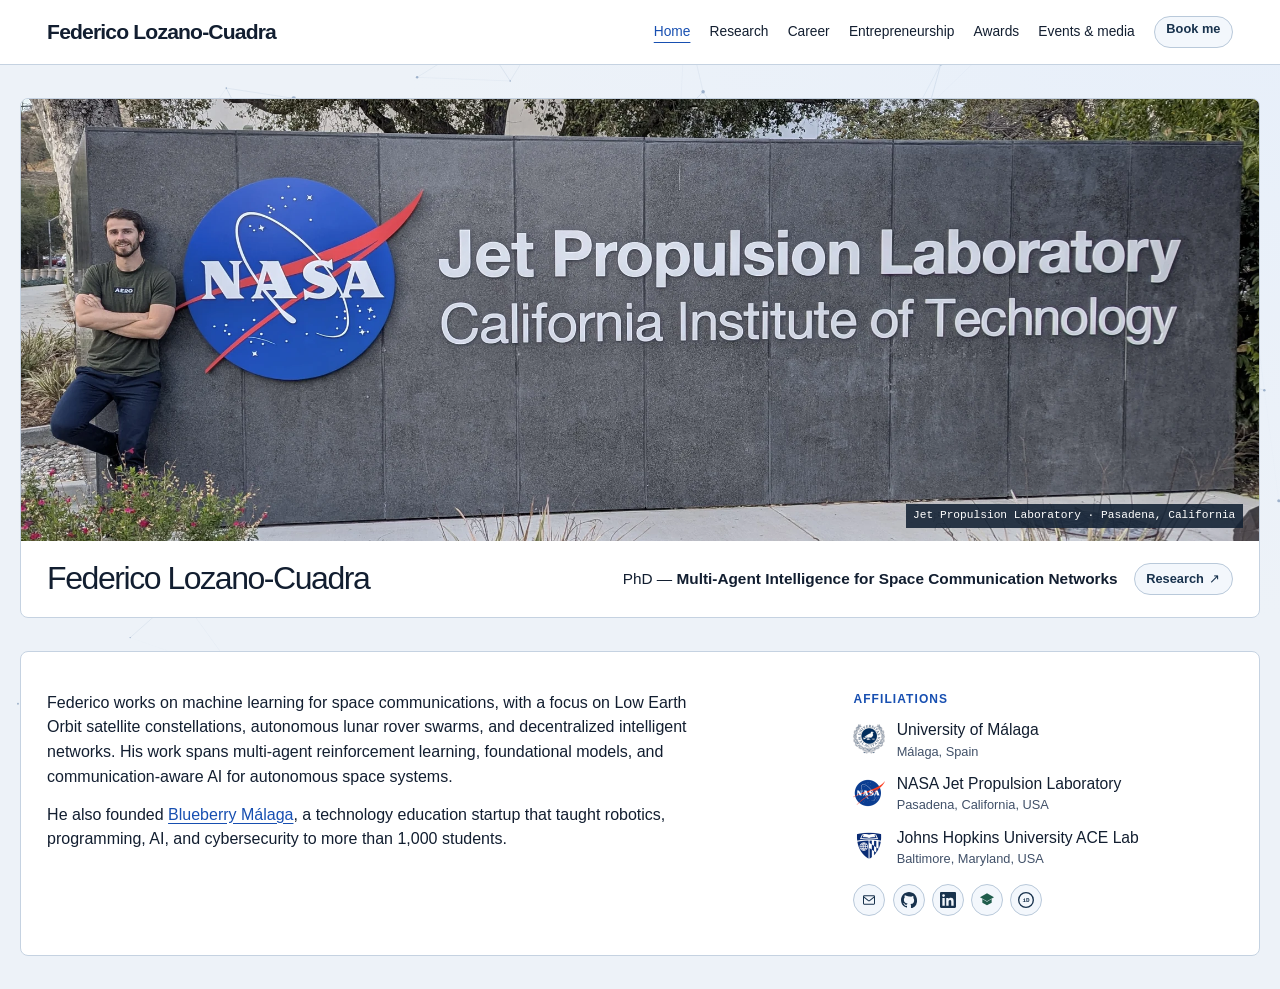
<file: index.html>
<!doctype html>
<html lang="en">
  <head>
    <meta charset="UTF-8" />
    <meta name="viewport" content="width=device-width, initial-scale=1.0" />
    <link rel="icon" href="resources/favicon.svg" type="image/svg+xml" />
    <title>Federico Lozano-Cuadra</title>
    <meta
      name="description"
      content="Federico Lozano-Cuadra researches multi-agent intelligence for space communication networks."
    />
    <link rel="stylesheet" href="styles.css" />
    <link rel="stylesheet" href="portfolio.css">
    <script src="navigation.js" defer></script>
    <script src="constellations.js" defer></script>
  </head>
  <body>

    <div class="page-shell">
      <header class="site-header">
        <a class="wordmark" href="./" aria-label="Federico Lozano-Cuadra, home">Federico Lozano-Cuadra</a>
        <button class="menu-switch" type="button" aria-controls="primary-links" aria-expanded="false" hidden>Menu <span aria-hidden="true">☰</span></button>
        <nav class="site-nav" id="primary-links" aria-label="Primary navigation">
          <a href="./" aria-current="page">Home</a>
          <a href="research/">Research</a>
          <a href="career.html">Career</a>
          <a href="entrepreneurship.html">Entrepreneurship</a>
          <a href="awards.html">Awards</a>
          <a href="press.html">Events &amp; media</a>
          <a href="book.html" class="nav-book">Book me</a>
        </nav>
      </header>

      <main>
        <section class="portrait" aria-labelledby="name">
          <img class="portrait-photo" src="resources/photos/jpl.webp" srcset="resources/photos/jpl-small.webp 900w, resources/photos/jpl.webp 2240w" sizes="(min-width: 1312px) 1264px, 97vw" width="2240" height="1260" fetchpriority="high" alt="Federico beside the NASA sign at the Jet Propulsion Laboratory in Pasadena.">
          <div class="portrait-copy">
            <h1 id="name">Federico <span class="surname">Lozano‑Cuadra</span></h1>
            <p>PhD — <strong>Multi-Agent Intelligence for Space Communication Networks</strong></p>
            <a class="portrait-link" href="research/">Research <span aria-hidden="true">↗</span></a>
          </div>
          <p class="photo-location">Jet Propulsion Laboratory · Pasadena, California</p>
        </section>
        <section class="profile-band" aria-label="About Federico">
          <div class="profile-text">
            <p>Federico works on machine learning for space communications, with a focus on Low Earth Orbit satellite constellations, autonomous lunar rover swarms, and decentralized intelligent networks. His work spans multi-agent reinforcement learning, foundational models, and communication-aware AI for autonomous space systems.</p>
            <p>He also founded <a href="entrepreneurship.html">Blueberry Málaga</a>, a technology education startup that taught robotics, programming, AI, and cybersecurity to more than 1,000 students.</p>
          </div>
          <div class="profile-details">
            <p class="section-label">Affiliations</p>
            <ul class="affiliation-list" aria-label="Affiliations">
              <li>
                <img src="resources/logos/inst-uma.png" alt="" width="32" height="32">
                <div><a href="https://www.uma.es/">University of Málaga</a><small>Málaga, Spain</small></div>
              </li>
              <li>
                <img src="resources/logos/inst-nasa.png" alt="" width="32" height="32">
                <div><a href="https://www.jpl.nasa.gov/">NASA Jet Propulsion Laboratory</a><small>Pasadena, California, USA</small></div>
              </li>
              <li>
                <img src="resources/logos/inst-jhu.png" alt="" width="32" height="32">
                <div><a href="https://acelab.me.jhu.edu/">Johns Hopkins University ACE Lab</a><small>Baltimore, Maryland, USA</small></div>
              </li>
            </ul>
            <div class="hero-social social-links" aria-label="Contact links">
                <a
                  class="social-link social-link-icon-only"
                  href="mailto:federico.lozano.cuadra@gmail.com"
                  aria-label="Email Federico Lozano-Cuadra" title="Email Federico"
                >
                  <svg class="social-icon" viewBox="0 0 24 24" aria-hidden="true">
                    <path d="M3 6.75A1.75 1.75 0 0 1 4.75 5h14.5A1.75 1.75 0 0 1 21 6.75v10.5A1.75 1.75 0 0 1 19.25 19H4.75A1.75 1.75 0 0 1 3 17.25V6.75Zm1.75-.25a.25.25 0 0 0-.17.43L12 12.83l7.42-5.9a.25.25 0 0 0-.17-.43H4.75Zm14.75 10.73V8.47l-6.57 5.22a1.5 1.5 0 0 1-1.86 0L4.5 8.47v8.76c0 .14.11.25.25.25h14.5a.25.25 0 0 0 .25-.25Z" />
                  </svg>
                </a>
                <a
                  class="social-link social-link-icon-only"
                  href="https://github.com/fedeloz"
                  target="_blank"
                  rel="noopener noreferrer"
                  aria-label="GitHub" title="GitHub"
                >
                  <svg class="social-icon" viewBox="0 0 24 24" aria-hidden="true">
                    <path
                      d="M12 0C5.37 0 0 5.37 0 12a12 12 0 0 0 8.2 11.38c.6.11.82-.26.82-.58 0-.29-.01-1.04-.01-2.04-3.34.73-4.04-1.61-4.04-1.61-.55-1.38-1.33-1.75-1.33-1.75-1.09-.75.08-.74.08-.74 1.2.08 1.84 1.24 1.84 1.24 1.07 1.84 2.8 1.31 3.49 1 .11-.78.42-1.31.76-1.61-2.67-.3-5.47-1.34-5.47-5.95 0-1.31.47-2.38 1.23-3.22-.12-.3-.53-1.52.12-3.18 0 0 1.01-.32 3.3 1.23A11.5 11.5 0 0 1 12 6.8c1.02 0 2.05.14 3.01.41 2.29-1.55 3.3-1.23 3.3-1.23.65 1.66.24 2.88.12 3.18.76.84 1.23 1.91 1.23 3.22 0 4.62-2.81 5.64-5.49 5.94.43.37.82 1.1.82 2.23 0 1.61-.01 2.91-.01 3.31 0 .32.22.69.82.58A12 12 0 0 0 24 12C24 5.37 18.63 0 12 0Z"
                    />
                  </svg>
                </a>
                <a
                  class="social-link social-link-icon-only"
                  href="https://www.linkedin.com/in/federico-lozano-cuadra"
                  target="_blank"
                  rel="noopener noreferrer"
                  aria-label="LinkedIn" title="LinkedIn"
                >
                  <svg class="social-icon" viewBox="0 0 24 24" aria-hidden="true">
                    <path
                      d="M20.45 20.45h-3.56v-5.58c0-1.33-.02-3.05-1.85-3.05-1.85 0-2.14 1.45-2.14 2.95v5.68H9.35V9h3.41v1.56h.05c.48-.9 1.64-1.85 3.37-1.85 3.6 0 4.27 2.37 4.27 5.46v6.28ZM5.34 7.43a2.06 2.06 0 1 1 0-4.12 2.06 2.06 0 0 1 0 4.12Zm1.78 13.02H3.56V9h3.56v11.45ZM22.23 0H1.77C.79 0 0 .77 0 1.73v20.54C0 23.23.79 24 1.77 24h20.46c.97 0 1.77-.77 1.77-1.73V1.73C24 .77 23.2 0 22.23 0Z"
                    />
                  </svg>
                </a>
                <a
                  class="social-link social-link-icon-only"
                  href="https://scholar.google.com/citations?user=6PZm2aYAAAAJ"
                  target="_blank"
                  rel="noopener noreferrer"
                  aria-label="Google Scholar" title="Google Scholar"
                >
                  <img
                    class="social-link-logo"
                    src="resources/logos/google-scholar.svg"
                    alt=""
                    width="16"
                    height="16"
                    decoding="async"
                  />
                </a>
                <a
                  class="social-link social-link-icon-only"
                  href="https://orcid.org/0009-0001-6238-1369"
                  target="_blank"
                  rel="noopener noreferrer"
                  aria-label="ORCID" title="ORCID"
                >
                  <svg class="social-icon" viewBox="0 0 24 24" aria-hidden="true">
                    <circle cx="12" cy="12" r="11" fill="none" stroke="currentColor" stroke-width="2" />
                    <text x="12" y="15.2" text-anchor="middle">iD</text>
                  </svg>
                </a>
              </div>
          </div>
        </section>

      </main>

    </div>
    <script>
      function followResearchLink() {
        if (location.hash === "#book-me") {
          location.replace("book.html");
          return;
        }
        const sections = { "#research": "projects", "#publications": "publications" };
        const section = sections[location.hash];
        if (section) location.replace("research/#" + section);
      }
      followResearchLink();
      window.addEventListener("hashchange", followResearchLink);
    </script>
  </body>
</html>
</file>
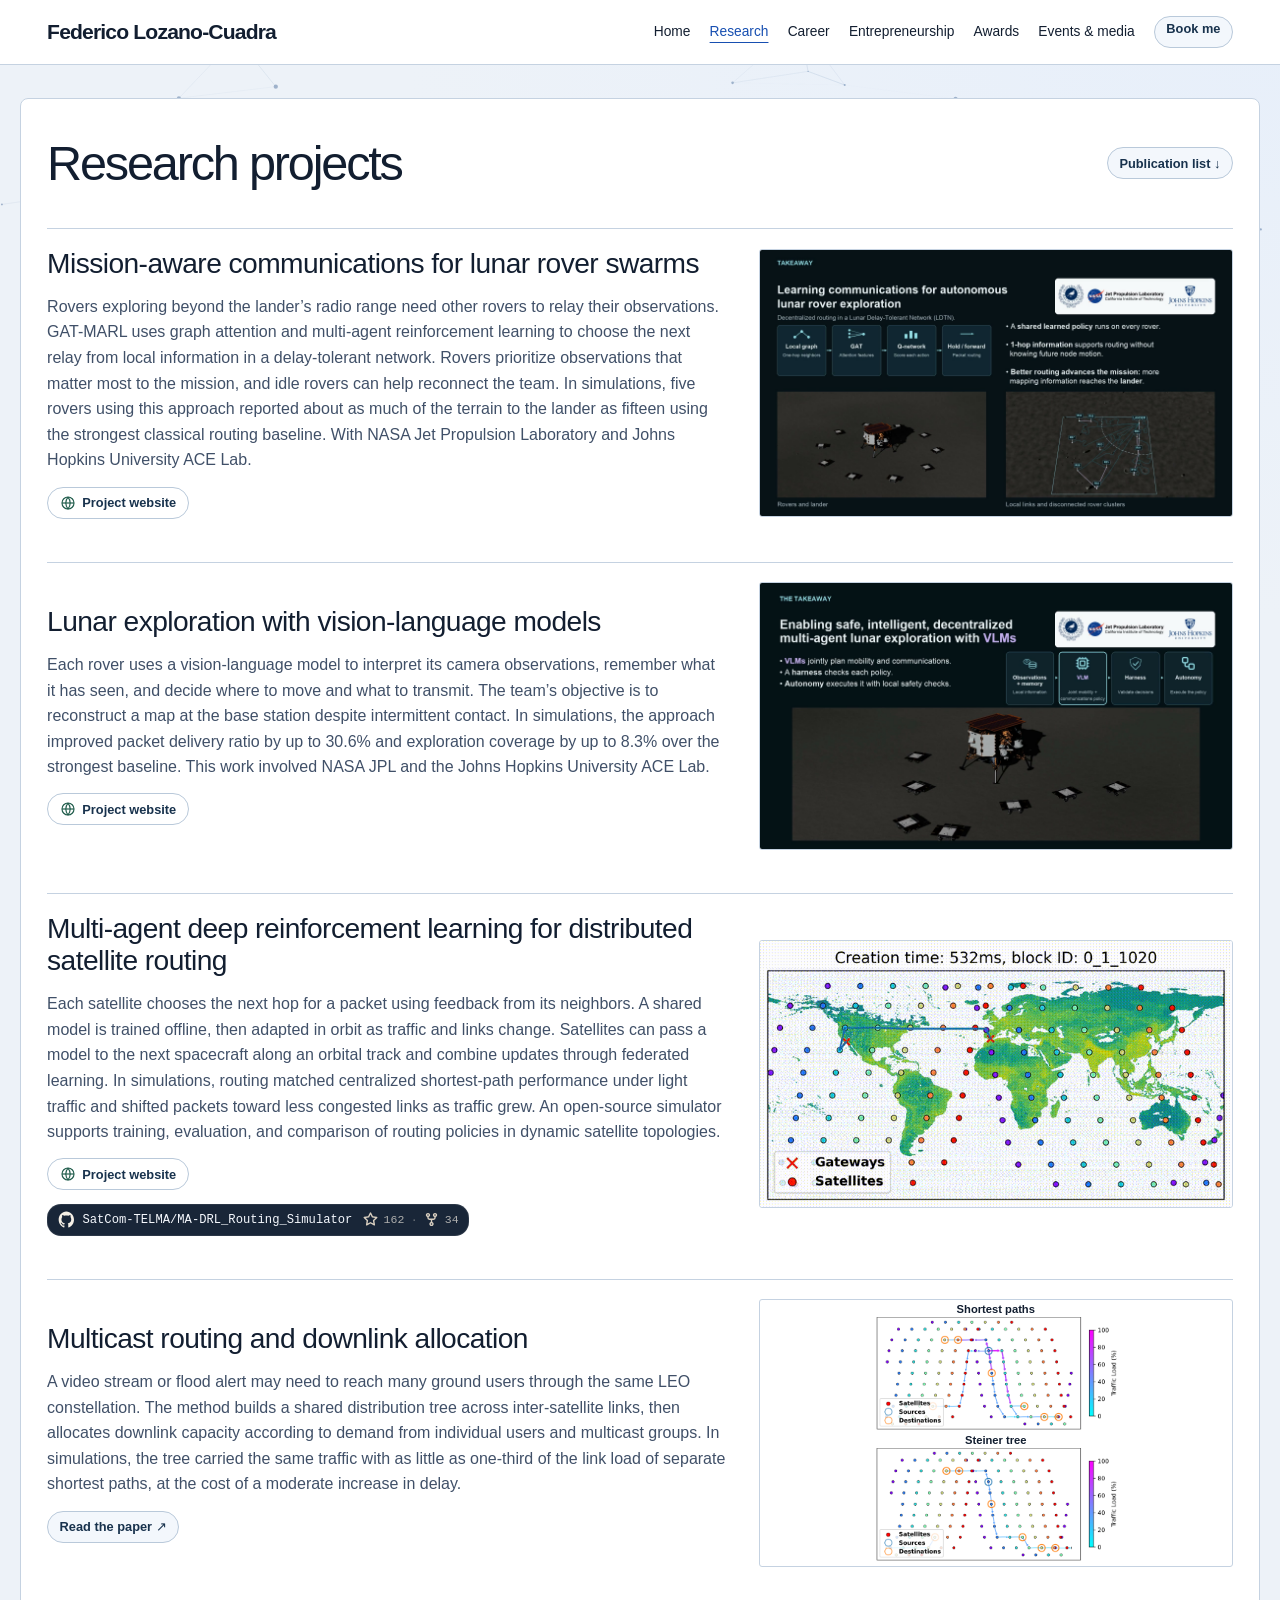
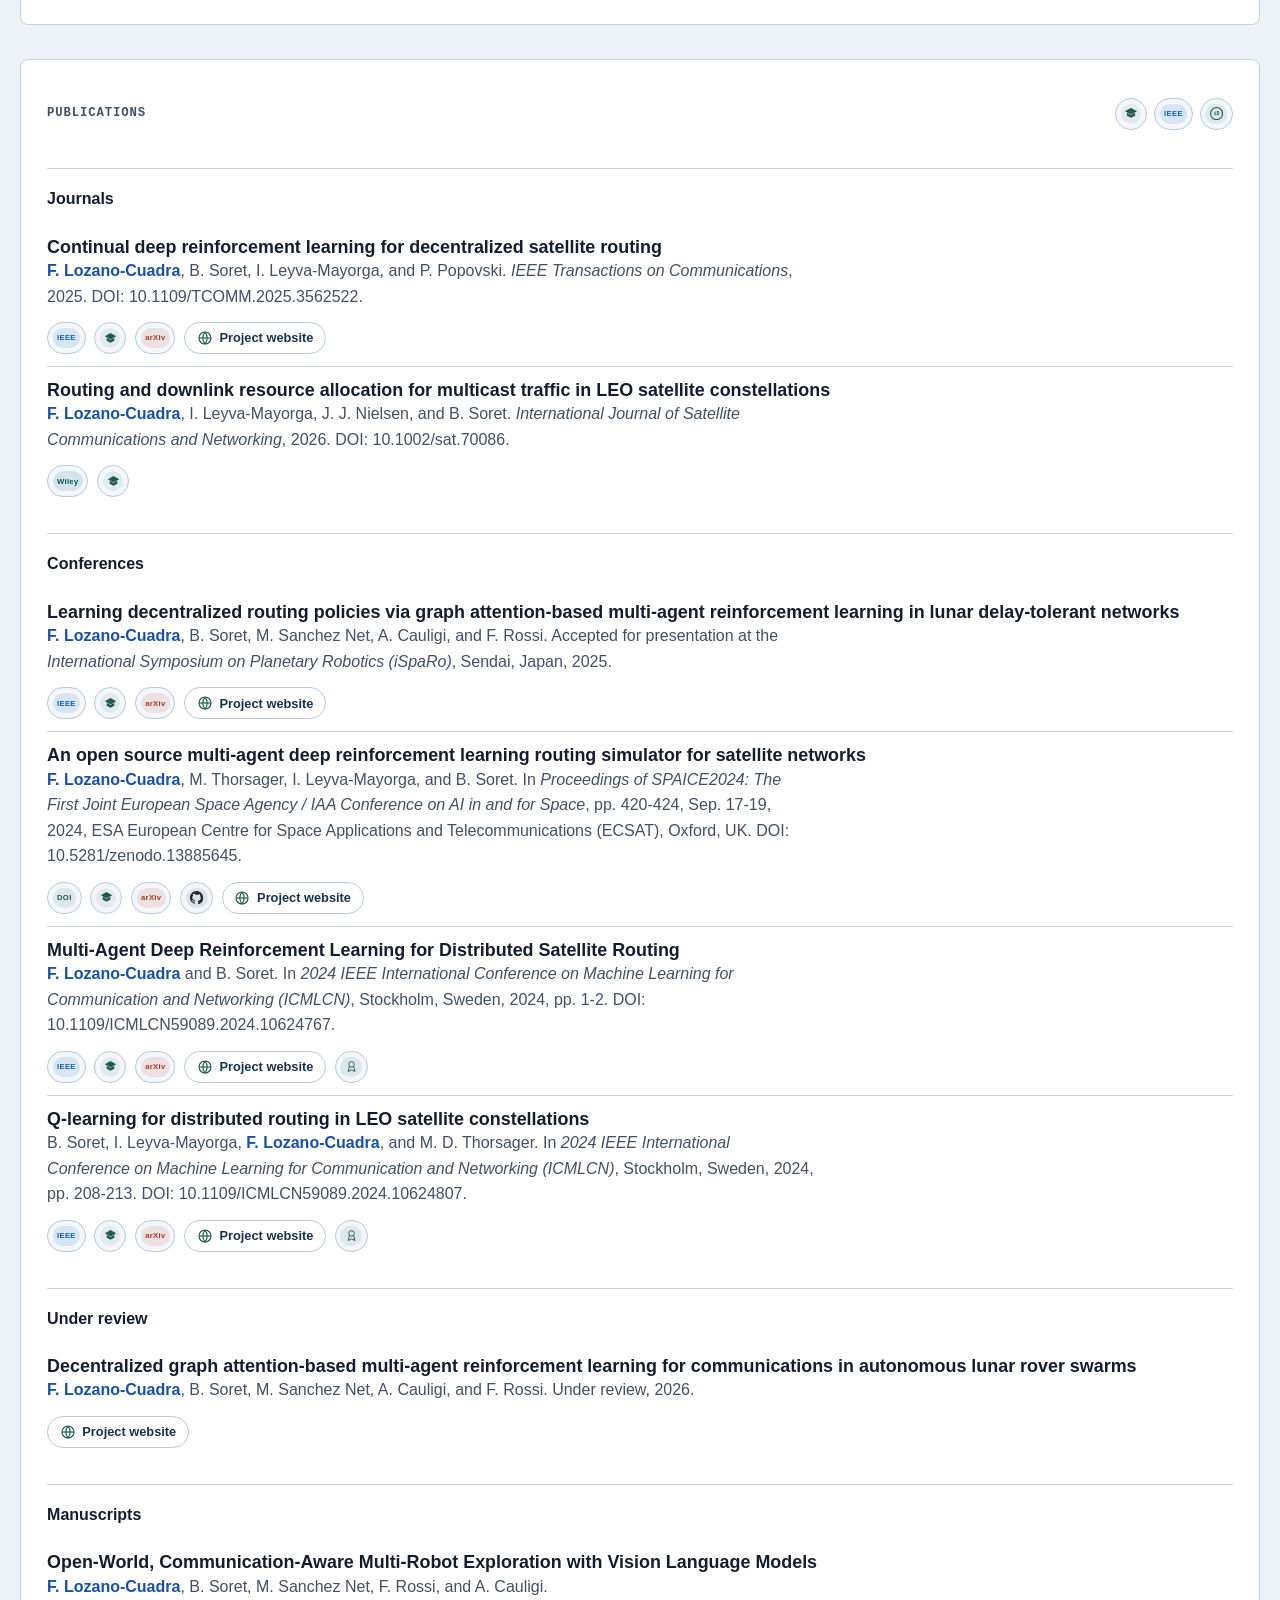
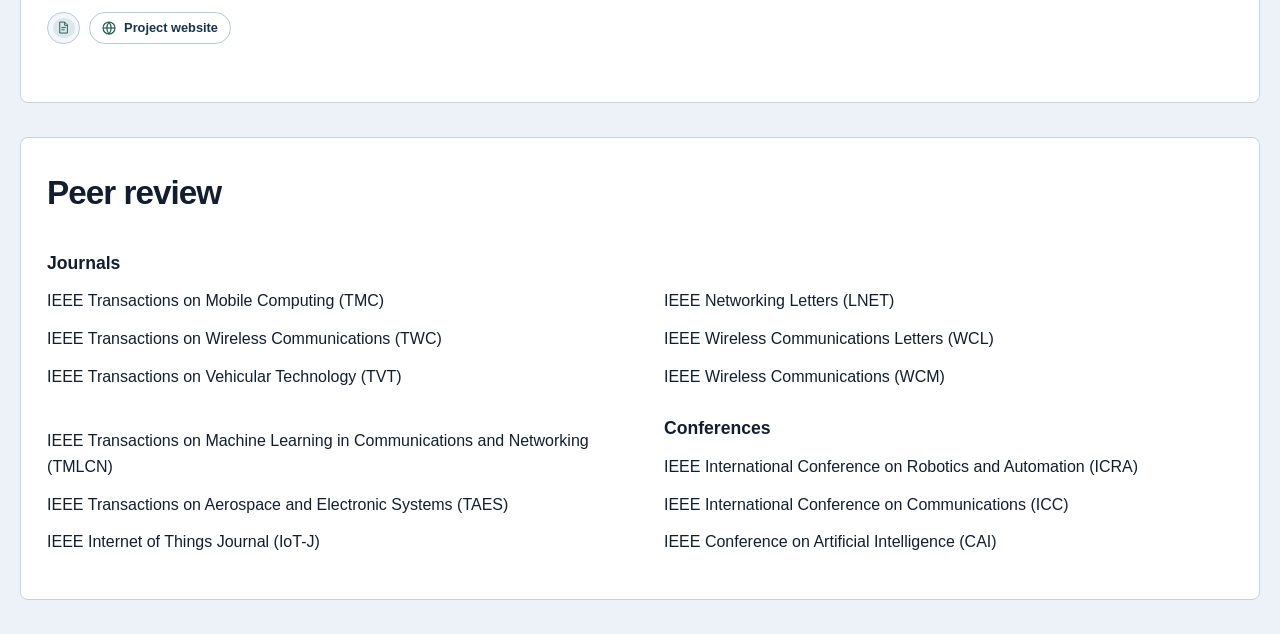
<file: research/index.html>
<!doctype html>
<html lang="en">
  <head>
    <meta charset="UTF-8" />
    <meta name="viewport" content="width=device-width, initial-scale=1.0" />
    <link rel="icon" href="../resources/favicon.svg" type="image/svg+xml" />
    <title>Research | Federico Lozano-Cuadra</title>
    <meta name="description" content="Research projects and publications on lunar rover teams and satellite networks." />
    <link rel="stylesheet" href="../styles.css" />
    <link rel="stylesheet" href="../portfolio.css">
    <script src="../navigation.js" defer></script>
    <script src="../constellations.js" defer></script>
  </head>
  <body>

    <div class="page-shell">
      <header class="site-header">
        <a class="wordmark" href="../" aria-label="Federico Lozano-Cuadra, home">Federico Lozano-Cuadra</a>
        <button class="menu-switch" type="button" aria-controls="primary-links" aria-expanded="false" hidden>Menu <span aria-hidden="true">☰</span></button>
        <nav class="site-nav" id="primary-links" aria-label="Primary navigation">
          <a href="../">Home</a>
          <a href="../research/" aria-current="page">Research</a>
          <a href="../career.html">Career</a>
          <a href="../entrepreneurship.html">Entrepreneurship</a>
          <a href="../awards.html">Awards</a>
          <a href="../press.html">Events &amp; media</a>
          <a href="../book.html" class="nav-book">Book me</a>
        </nav>
      </header>

      <main>
        <section class="panel" id="projects">
          <div class="section-heading-top section-heading">
            <h1 class="section-label">Research projects</h1>
            <a class="section-heading-link" href="#publications">Publication list ↓</a>
          </div>
          <div class="research-stack">
            <article class="research-item research-item-featured">
              <div class="research-item-copy">
                <h3><a href="gatmarl/">Mission-aware communications for lunar rover swarms</a></h3>
                <p>
                  Rovers exploring beyond the lander’s radio range need other rovers to relay
                  their observations. GAT-MARL uses graph attention and multi-agent reinforcement learning
                  to choose the next relay from local information in a delay-tolerant network. Rovers prioritize observations that matter most to
                  the mission, and idle rovers can help reconnect the team. In simulations,
                  five rovers using this approach reported about as much of the terrain to the
                  lander as fifteen using the strongest classical routing baseline.
                  With NASA Jet Propulsion Laboratory and Johns Hopkins University ACE Lab.
                </p>
                <div><a class="publication-link project-website" href="gatmarl/"><img src="../resources/logos/web-globe.svg" width="16" height="16" alt="">Project website</a></div>
              </div>
              <figure class="project-figure">
                <a class="figure-stage" href="gatmarl/">
                  <img src="gatmarl/assets/poster.jpg" width="1920" height="1080" alt="Rovers relay observations through local links to the lander." loading="lazy">
                </a>
              </figure>
            </article>
            <article class="research-item research-item-featured">
              <div class="research-item-copy">
                <h3><a href="fms/">Lunar exploration with vision-language models</a></h3>
                <p>
                  Each rover uses a vision-language model to interpret its camera observations,
                  remember what it has seen, and decide where to move and what to transmit. The
                  team’s objective is to reconstruct a map at the base station despite
                  intermittent contact. In simulations, the approach improved packet delivery
                  ratio by up to 30.6% and exploration coverage by up to 8.3% over the
                  strongest baseline. This work involved NASA JPL and the Johns Hopkins
                  University ACE Lab.
                </p>
                <div><a class="publication-link project-website" href="fms/"><img src="../resources/logos/web-globe.svg" width="16" height="16" alt="">Project website</a></div>
              </div>
              <figure class="project-figure">
                <a class="figure-stage" href="fms/">
                  <img src="fms/assets/poster.jpg" width="1920" height="1080" alt="Vision-language planning and safety checks for the exploring rover team." loading="lazy">
                </a>
              </figure>
            </article>
            <article class="research-item research-item-featured">
              <div class="research-item-copy">
                <h3><a href="tcom/">Multi-agent deep reinforcement learning for distributed satellite routing</a></h3>
                <p>
                  Each satellite chooses the next hop for a packet using feedback from its
                  neighbors. A shared model is trained offline, then adapted in orbit as
                  traffic and links change. Satellites can pass a model to the next spacecraft
                  along an orbital track and combine updates through federated learning. In
                  simulations, routing matched centralized shortest-path performance under
                  light traffic and shifted packets toward less congested links as traffic
                  grew. An open-source simulator supports training, evaluation, and
                  comparison of routing policies in dynamic satellite topologies.
                </p>
                <div><a class="publication-link project-website" href="tcom/"><img src="../resources/logos/web-globe.svg" width="16" height="16" alt="">Project website</a></div>
          <a class="research-repo-card" href="https://github.com/SatCom-TELMA/MA-DRL_Routing_Simulator" rel="noopener noreferrer" target="_blank">
            <img alt="" class="research-repo-card-logo" decoding="async" height="24" src="tcom/assets/github-mark.svg" width="24"/>
            <span class="research-repo-card-body">
              <span class="research-repo-card-name">SatCom-TELMA/MA-DRL_Routing_Simulator</span>
              <span aria-live="polite" class="repo-stats" data-github-repo="SatCom-TELMA/MA-DRL_Routing_Simulator">
                <span class="repo-stat">
                  <img alt="" class="repo-stat-icon" decoding="async" height="16" src="tcom/assets/github-star.svg" width="16"/>
                  <span aria-label="GitHub stars" data-stars="">162</span>
                </span>
                <span aria-hidden="true" class="repo-stat-sep">·</span>
                <span class="repo-stat">
                  <img alt="" class="repo-stat-icon" decoding="async" height="16" src="tcom/assets/github-fork.svg" width="16"/>
                  <span aria-label="GitHub forks" data-forks="">34</span>
                </span>
              </span>
            </span>
          </a>
              </div>
              <figure class="project-figure">
                <a class="figure-stage" href="tcom/">
                  <img src="figures/satellite-routing.gif" width="640" height="360" alt="Animated simulation of packet routing through a satellite constellation." loading="lazy" decoding="async">
                </a>
              </figure>
            </article>
            <article class="research-item research-item-featured">
              <div class="research-item-copy">
                <h3><a href="https://onlinelibrary.wiley.com/doi/abs/10.1002/sat.70086">Multicast routing and downlink allocation</a></h3>
                <p>
                  A video stream or flood alert may need to reach many ground users through the
                  same LEO constellation. The method builds a shared distribution tree across
                  inter-satellite links, then allocates downlink capacity according to demand
                  from individual users and multicast groups. In simulations, the tree carried
                  the same traffic with as little as one-third of the link load of separate
                  shortest paths, at the cost of a moderate increase in delay.
                </p>
                <div><a class="publication-link" href="https://onlinelibrary.wiley.com/doi/abs/10.1002/sat.70086">Read the paper ↗</a></div>
              </div>
              <figure class="project-figure">
                <div class="figure-stage">
                  <div class="route-pair">
                    <div><span>Shortest paths</span><img src="shortest-path.webp" width="1280" height="606" alt="Separate routes from one source to several destination satellites." loading="lazy"></div>
                    <div><span>Steiner tree</span><img src="steiner-tree.webp" width="1280" height="606" alt="A multicast tree shares links among the same destinations." loading="lazy"></div>
                  </div>
                </div>
              </figure>
            </article>
          </div>
        </section>
        <section aria-label="Publications" class="panel" id="publications">
          <div class="section-heading">
            <div class="section-heading-top">
              <p class="section-label">Publications</p>
              <div class="publication-profiles" role="group" aria-label="Author profiles">
                <a aria-label="Google Scholar profile" class="publication-link publication-link-icon-only" data-kind="scholar" href="https://scholar.google.com/citations?user=6PZm2aYAAAAJ" rel="noopener noreferrer" target="_blank" title="Google Scholar profile"><span aria-hidden="true" class="publication-link-icon">
<img alt="" class="publication-link-logo" decoding="async" height="16" src="../resources/logos/google-scholar.svg" width="16"/>
</span></a>
                <a aria-label="IEEE author search" class="publication-link publication-link-icon-only" data-kind="ieee" href="https://ieeexplore.ieee.org/search/searchresult.jsp?newsearch=true&amp;queryText=Federico%20Lozano-Cuadra" rel="noopener noreferrer" target="_blank" title="IEEE author search"><span aria-hidden="true" class="publication-link-icon">
<span class="publication-link-mark">IEEE</span>
</span></a>
                <a aria-label="ORCID profile" class="publication-link publication-link-icon-only" data-kind="orcid" href="https://orcid.org/0009-0001-6238-1369" rel="noopener noreferrer" target="_blank" title="ORCID profile"><span aria-hidden="true" class="publication-link-icon"><svg aria-hidden="true" class="social-icon" viewbox="0 0 24 24">
<circle cx="12" cy="12" fill="none" r="11" stroke="currentColor" stroke-width="2"></circle>
<text text-anchor="middle" x="12" y="15.2">iD</text>
</svg></span></a>
              </div>
            </div>
          </div>
          <div class="publication-groups">
            <section aria-labelledby="publications-journals" class="publication-group">
              <h3 class="subsection-title" id="publications-journals">Journals</h3>
              <ul class="list-stack">
                <li class="list-item">
                  <h3>Continual deep reinforcement learning for decentralized satellite routing</h3>
                  <p> <span class="author-self">F. Lozano-Cuadra</span>, B. Soret, I. Leyva-Mayorga, and P. Popovski. <em>IEEE Transactions on Communications</em>, 2025. DOI: 10.1109/TCOMM.2025.3562522. </p>
                  <div aria-label="Publication links" class="publication-links">
                    <a aria-label="IEEE Xplore" class="publication-link publication-link-icon-only" data-kind="ieee" href="https://doi.org/10.1109/TCOMM.2025.3562522" rel="noopener noreferrer" target="_blank" title="IEEE Xplore"><span aria-hidden="true" class="publication-link-icon">
<span class="publication-link-mark">IEEE</span>
</span></a>
                    <a aria-label="Google Scholar" class="publication-link publication-link-icon-only" data-kind="scholar" href="https://scholar.google.com/citations?view_op=view_citation&amp;hl=en&amp;user=6PZm2aYAAAAJ&amp;citation_for_view=6PZm2aYAAAAJ:d1gkVwhDpl0C" rel="noopener noreferrer" target="_blank" title="Google Scholar"><span aria-hidden="true" class="publication-link-icon">
<img alt="" class="publication-link-logo" decoding="async" height="16" src="../resources/logos/google-scholar.svg" width="16"/>
</span></a>
                    <a aria-label="arXiv" class="publication-link publication-link-icon-only" data-kind="arxiv" href="https://arxiv.org/abs/2405.12308" rel="noopener noreferrer" target="_blank" title="arXiv"><span aria-hidden="true" class="publication-link-icon">
<span class="publication-link-mark">arXiv</span>
</span></a>
                    <a class="publication-link project-website" href="tcom/"><img src="../resources/logos/web-globe.svg" width="16" height="16" alt="">Project website</a>
                  </div>
                </li>
                <li class="list-item">
                  <h3> Routing and downlink resource allocation for multicast traffic in LEO satellite constellations </h3>
                  <p> <span class="author-self">F. Lozano-Cuadra</span>, I. Leyva-Mayorga, J. J. Nielsen, and B. Soret. <em>International Journal of Satellite Communications and Networking</em>, 2026. DOI: 10.1002/sat.70086. </p>
                  <div aria-label="Publication links" class="publication-links">
                    <a aria-label="Wiley Online Library" class="publication-link publication-link-icon-only" data-kind="wiley" href="https://onlinelibrary.wiley.com/doi/abs/10.1002/sat.70086" rel="noopener noreferrer" target="_blank" title="Wiley Online Library"><span aria-hidden="true" class="publication-link-icon">
<span class="publication-link-mark">Wiley</span>
</span></a>
                    <a aria-label="Google Scholar" class="publication-link publication-link-icon-only" data-kind="scholar" href="https://scholar.google.com/citations?view_op=view_citation&amp;hl=es&amp;user=6PZm2aYAAAAJ&amp;citation_for_view=6PZm2aYAAAAJ:UeHWp8X0CEIC" rel="noopener noreferrer" target="_blank" title="Google Scholar"><span aria-hidden="true" class="publication-link-icon">
<img alt="" class="publication-link-logo" decoding="async" height="16" src="../resources/logos/google-scholar.svg" width="16"/>
</span></a>
                  </div>
                </li>
              </ul>
            </section>
            <section aria-labelledby="publications-conferences" class="publication-group">
              <h3 class="subsection-title" id="publications-conferences">Conferences</h3>
              <ul class="list-stack">
                <li class="list-item">
                  <h3> Learning decentralized routing policies via graph attention-based multi-agent reinforcement learning in lunar delay-tolerant networks </h3>
                  <p> <span class="author-self">F. Lozano-Cuadra</span>, B. Soret, M. Sanchez Net, A. Cauligi, and F. Rossi. Accepted for presentation at the <em>International Symposium on Planetary Robotics (iSpaRo)</em>, Sendai, Japan, 2025. </p>
                  <div aria-label="Publication links" class="publication-links">
                    <a aria-label="IEEE Xplore" class="publication-link publication-link-icon-only" data-kind="ieee" href="https://ieeexplore.ieee.org/document/11437303" rel="noopener noreferrer" target="_blank" title="IEEE Xplore"><span aria-hidden="true" class="publication-link-icon">
<span class="publication-link-mark">IEEE</span>
</span></a>
                    <a aria-label="Google Scholar" class="publication-link publication-link-icon-only" data-kind="scholar" href="https://scholar.google.com/citations?view_op=view_citation&amp;hl=en&amp;user=6PZm2aYAAAAJ&amp;citation_for_view=6PZm2aYAAAAJ:qjMakFHDy7sC" rel="noopener noreferrer" target="_blank" title="Google Scholar"><span aria-hidden="true" class="publication-link-icon">
<img alt="" class="publication-link-logo" decoding="async" height="16" src="../resources/logos/google-scholar.svg" width="16"/>
</span></a>
                    <a aria-label="arXiv" class="publication-link publication-link-icon-only" data-kind="arxiv" href="https://arxiv.org/abs/2510.20436" rel="noopener noreferrer" target="_blank" title="arXiv"><span aria-hidden="true" class="publication-link-icon">
<span class="publication-link-mark">arXiv</span>
</span></a>
                    <a class="publication-link project-website" href="gatmarl/"><img src="../resources/logos/web-globe.svg" width="16" height="16" alt="">Project website</a>
                  </div>
                </li>
                <li class="list-item">
                  <h3> An open source multi-agent deep reinforcement learning routing simulator for satellite networks </h3>
                  <p> <span class="author-self">F. Lozano-Cuadra</span>, M. Thorsager, I. Leyva-Mayorga, and B. Soret. In <em>Proceedings of SPAICE2024: The First Joint European Space Agency / IAA Conference on AI in and for Space</em>, pp. 420-424, Sep. 17-19, 2024, ESA European Centre for Space Applications and Telecommunications (ECSAT), Oxford, UK. DOI: 10.5281/zenodo.13885645. </p>
                  <div aria-label="Publication links" class="publication-links">
                    <a aria-label="Zenodo" class="publication-link publication-link-icon-only" data-kind="doi" href="https://doi.org/10.5281/zenodo.13885645" rel="noopener noreferrer" target="_blank" title="Zenodo"><span aria-hidden="true" class="publication-link-icon">
<span class="publication-link-mark">DOI</span>
</span></a>
                    <a aria-label="Google Scholar" class="publication-link publication-link-icon-only" data-kind="scholar" href="https://scholar.google.com/citations?view_op=view_citation&amp;hl=en&amp;user=6PZm2aYAAAAJ&amp;citation_for_view=6PZm2aYAAAAJ:9yKSN-GCB0IC" rel="noopener noreferrer" target="_blank" title="Google Scholar"><span aria-hidden="true" class="publication-link-icon">
<img alt="" class="publication-link-logo" decoding="async" height="16" src="../resources/logos/google-scholar.svg" width="16"/>
</span></a>
                    <a aria-label="arXiv" class="publication-link publication-link-icon-only" data-kind="arxiv" href="https://arxiv.org/abs/2407.11047" rel="noopener noreferrer" target="_blank" title="arXiv"><span aria-hidden="true" class="publication-link-icon">
<span class="publication-link-mark">arXiv</span>
</span></a>
                    <a aria-label="GitHub" class="publication-link publication-link-icon-only" data-kind="github" href="https://github.com/SatCom-TELMA/MA-DRL_Routing_Simulator" rel="noopener noreferrer" target="_blank" title="GitHub"><span aria-hidden="true" class="publication-link-icon">
<svg viewbox="0 0 24 24">
<path d="M12 0C5.37 0 0 5.37 0 12a12 12 0 0 0 8.2 11.38c.6.11.82-.26.82-.58 0-.29-.01-1.04-.01-2.04-3.34.73-4.04-1.61-4.04-1.61-.55-1.38-1.33-1.75-1.33-1.75-1.09-.75.08-.74.08-.74 1.2.08 1.84 1.24 1.84 1.24 1.07 1.84 2.8 1.31 3.49 1 .11-.78.42-1.31.76-1.61-2.67-.3-5.47-1.34-5.47-5.95 0-1.31.47-2.38 1.23-3.22-.12-.3-.53-1.52.12-3.18 0 0 1.01-.32 3.3 1.23A11.5 11.5 0 0 1 12 6.8c1.02 0 2.05.14 3.01.41 2.29-1.55 3.3-1.23 3.3-1.23.65 1.66.24 2.88.12 3.18.76.84 1.23 1.91 1.23 3.22 0 4.62-2.81 5.64-5.49 5.94.43.37.82 1.1.82 2.23 0 1.61-.01 2.91-.01 3.31 0 .32.22.69.82.58A12 12 0 0 0 24 12C24 5.37 18.63 0 12 0Z"></path>
</svg>
</span></a>
                    <a class="publication-link project-website" href="tcom/"><img src="../resources/logos/web-globe.svg" width="16" height="16" alt="">Project website</a>
                  </div>
                </li>
                <li class="list-item" id="icmlcn-madrl">
                  <h3>Multi-Agent Deep Reinforcement Learning for Distributed Satellite Routing</h3>
                  <p> <span class="author-self">F. Lozano-Cuadra</span> and B. Soret. In <em>2024 IEEE International Conference on Machine Learning for Communication and Networking (ICMLCN)</em>, Stockholm, Sweden, 2024, pp. 1-2. DOI: 10.1109/ICMLCN59089.2024.10624767. </p>
                  <div aria-label="Publication links" class="publication-links">
                    <a aria-label="IEEE Xplore" class="publication-link publication-link-icon-only" data-kind="ieee" href="https://doi.org/10.1109/ICMLCN59089.2024.10624767" rel="noopener noreferrer" target="_blank" title="IEEE Xplore"><span aria-hidden="true" class="publication-link-icon">
<span class="publication-link-mark">IEEE</span>
</span></a>
                    <a aria-label="Google Scholar" class="publication-link publication-link-icon-only" data-kind="scholar" href="https://scholar.google.com/citations?view_op=view_citation&amp;hl=en&amp;user=6PZm2aYAAAAJ&amp;citation_for_view=6PZm2aYAAAAJ:u-x6o8ySG0sC" rel="noopener noreferrer" target="_blank" title="Google Scholar"><span aria-hidden="true" class="publication-link-icon">
<img alt="" class="publication-link-logo" decoding="async" height="16" src="../resources/logos/google-scholar.svg" width="16"/>
</span></a>
                    <a aria-label="arXiv" class="publication-link publication-link-icon-only" data-kind="arxiv" href="https://arxiv.org/abs/2402.17666" rel="noopener noreferrer" target="_blank" title="arXiv"><span aria-hidden="true" class="publication-link-icon">
<span class="publication-link-mark">arXiv</span>
</span></a>
                    <a class="publication-link project-website" href="tcom/"><img src="../resources/logos/web-globe.svg" width="16" height="16" alt="">Project website</a>
                    <a aria-label="IEEE travel grant" class="publication-link publication-link-icon-only" data-kind="award" href="../awards.html#icmlcn-grant" title="IEEE travel grant"><span aria-hidden="true" class="publication-link-icon"><svg fill="none" stroke="currentColor" stroke-width="1.7" viewbox="0 0 24 24"><circle cx="12" cy="8" fill="none" r="5"></circle><path d="m8 12-2 9 6-3 6 3-2-9" fill="none"></path></svg></span></a>
                  </div>
                </li>
                <li class="list-item" id="icmlcn-q-learning">
                  <h3>Q-learning for distributed routing in LEO satellite constellations</h3>
                  <p> B. Soret, I. Leyva-Mayorga, <span class="author-self">F. Lozano-Cuadra</span>, and M. D. Thorsager. In <em>2024 IEEE International Conference on Machine Learning for Communication and Networking (ICMLCN)</em>, Stockholm, Sweden, 2024, pp. 208-213. DOI: 10.1109/ICMLCN59089.2024.10624807. </p>
                  <div aria-label="Publication links" class="publication-links">
                    <a aria-label="IEEE Xplore" class="publication-link publication-link-icon-only" data-kind="ieee" href="https://doi.org/10.1109/ICMLCN59089.2024.10624807" rel="noopener noreferrer" target="_blank" title="IEEE Xplore"><span aria-hidden="true" class="publication-link-icon">
<span class="publication-link-mark">IEEE</span>
</span></a>
                    <a aria-label="Google Scholar" class="publication-link publication-link-icon-only" data-kind="scholar" href="https://scholar.google.com/citations?view_op=view_citation&amp;hl=en&amp;user=6PZm2aYAAAAJ&amp;citation_for_view=6PZm2aYAAAAJ:u5HHmVD_uO8C" rel="noopener noreferrer" target="_blank" title="Google Scholar"><span aria-hidden="true" class="publication-link-icon">
<img alt="" class="publication-link-logo" decoding="async" height="16" src="../resources/logos/google-scholar.svg" width="16"/>
</span></a>
                    <a aria-label="arXiv" class="publication-link publication-link-icon-only" data-kind="arxiv" href="https://arxiv.org/abs/2306.01346" rel="noopener noreferrer" target="_blank" title="arXiv"><span aria-hidden="true" class="publication-link-icon">
<span class="publication-link-mark">arXiv</span>
</span></a>
                    <a class="publication-link project-website" href="tcom/"><img src="../resources/logos/web-globe.svg" width="16" height="16" alt="">Project website</a>
                    <a aria-label="IEEE travel grant" class="publication-link publication-link-icon-only" data-kind="award" href="../awards.html#icmlcn-grant" title="IEEE travel grant"><span aria-hidden="true" class="publication-link-icon"><svg fill="none" stroke="currentColor" stroke-width="1.7" viewbox="0 0 24 24"><circle cx="12" cy="8" fill="none" r="5"></circle><path d="m8 12-2 9 6-3 6 3-2-9" fill="none"></path></svg></span></a>
                  </div>
                </li>
              </ul>
            </section>
            <section aria-labelledby="publications-review" class="publication-group">
              <h3 class="subsection-title" id="publications-review">Under review</h3>
              <ul class="list-stack">
                <li class="list-item">
                  <h3> Decentralized graph attention-based multi-agent reinforcement learning for communications in autonomous lunar rover swarms </h3>
                  <p> <span class="author-self">F. Lozano-Cuadra</span>, B. Soret, M. Sanchez Net, A. Cauligi, and F. Rossi. Under review, 2026. </p>
                  <div aria-label="Publication links" class="publication-links">
                    <a class="publication-link project-website" href="gatmarl/"><img src="../resources/logos/web-globe.svg" width="16" height="16" alt="">Project website</a>
                  </div>
                </li>
              </ul>
            </section>
            <section aria-labelledby="manuscripts" class="publication-group">
              <h3 class="subsection-title" id="manuscripts">Manuscripts</h3>
              <ul class="list-stack">
                <li class="list-item">
                  <h3>Open-World, Communication-Aware Multi-Robot Exploration with Vision Language Models</h3>
                  <p><span class="author-self">F. Lozano-Cuadra</span>, B. Soret, M. Sanchez Net, F. Rossi, and A. Cauligi.</p>
                  <div aria-label="Publication links" class="publication-links">
                    <a aria-label="OpenReview PDF" class="publication-link publication-link-icon-only" data-kind="paper" href="https://openreview.net/pdf?id=wgPiAqKKMC" rel="noopener noreferrer" target="_blank" title="OpenReview PDF"><span aria-hidden="true" class="publication-link-icon"><svg fill="none" stroke="currentColor" stroke-width="1.7" viewbox="0 0 24 24"><path d="M5 2h9l5 5v15H5z M14 2v6h5 M8 12h8 M8 16h6" fill="none"></path></svg></span></a>
                    <a class="publication-link project-website" href="fms/"><img src="../resources/logos/web-globe.svg" width="16" height="16" alt="">Project website</a>
                  </div>
                </li>
              </ul>
            </section>
          </div>
        </section>
      <section class="panel" id="reviewer">
        <div class="collection-head">
          <h2>Peer review</h2>
        </div>
        <ul class="review-columns">
          <li><h3>Journals</h3>IEEE Transactions on Mobile Computing (TMC)</li>
          <li>IEEE Transactions on Wireless Communications (TWC)</li>
          <li>IEEE Transactions on Vehicular Technology (TVT)</li>
          <li>IEEE Transactions on Machine Learning in Communications and Networking (TMLCN)</li>
          <li>IEEE Transactions on Aerospace and Electronic Systems (TAES)</li>
          <li>IEEE Internet of Things Journal (IoT-J)</li>
          <li>IEEE Networking Letters (LNET)</li>
          <li>IEEE Wireless Communications Letters (WCL)</li>
          <li>IEEE Wireless Communications (WCM)</li>
          <li><h3>Conferences</h3>IEEE International Conference on Robotics and Automation (ICRA)</li>
          <li>IEEE International Conference on Communications (ICC)</li>
          <li>IEEE Conference on Artificial Intelligence (CAI)</li>
        </ul>
      </section>
      </main>
    </div>
    <script src="tcom/repository.js" defer></script>
  </body>
</html>
</file>
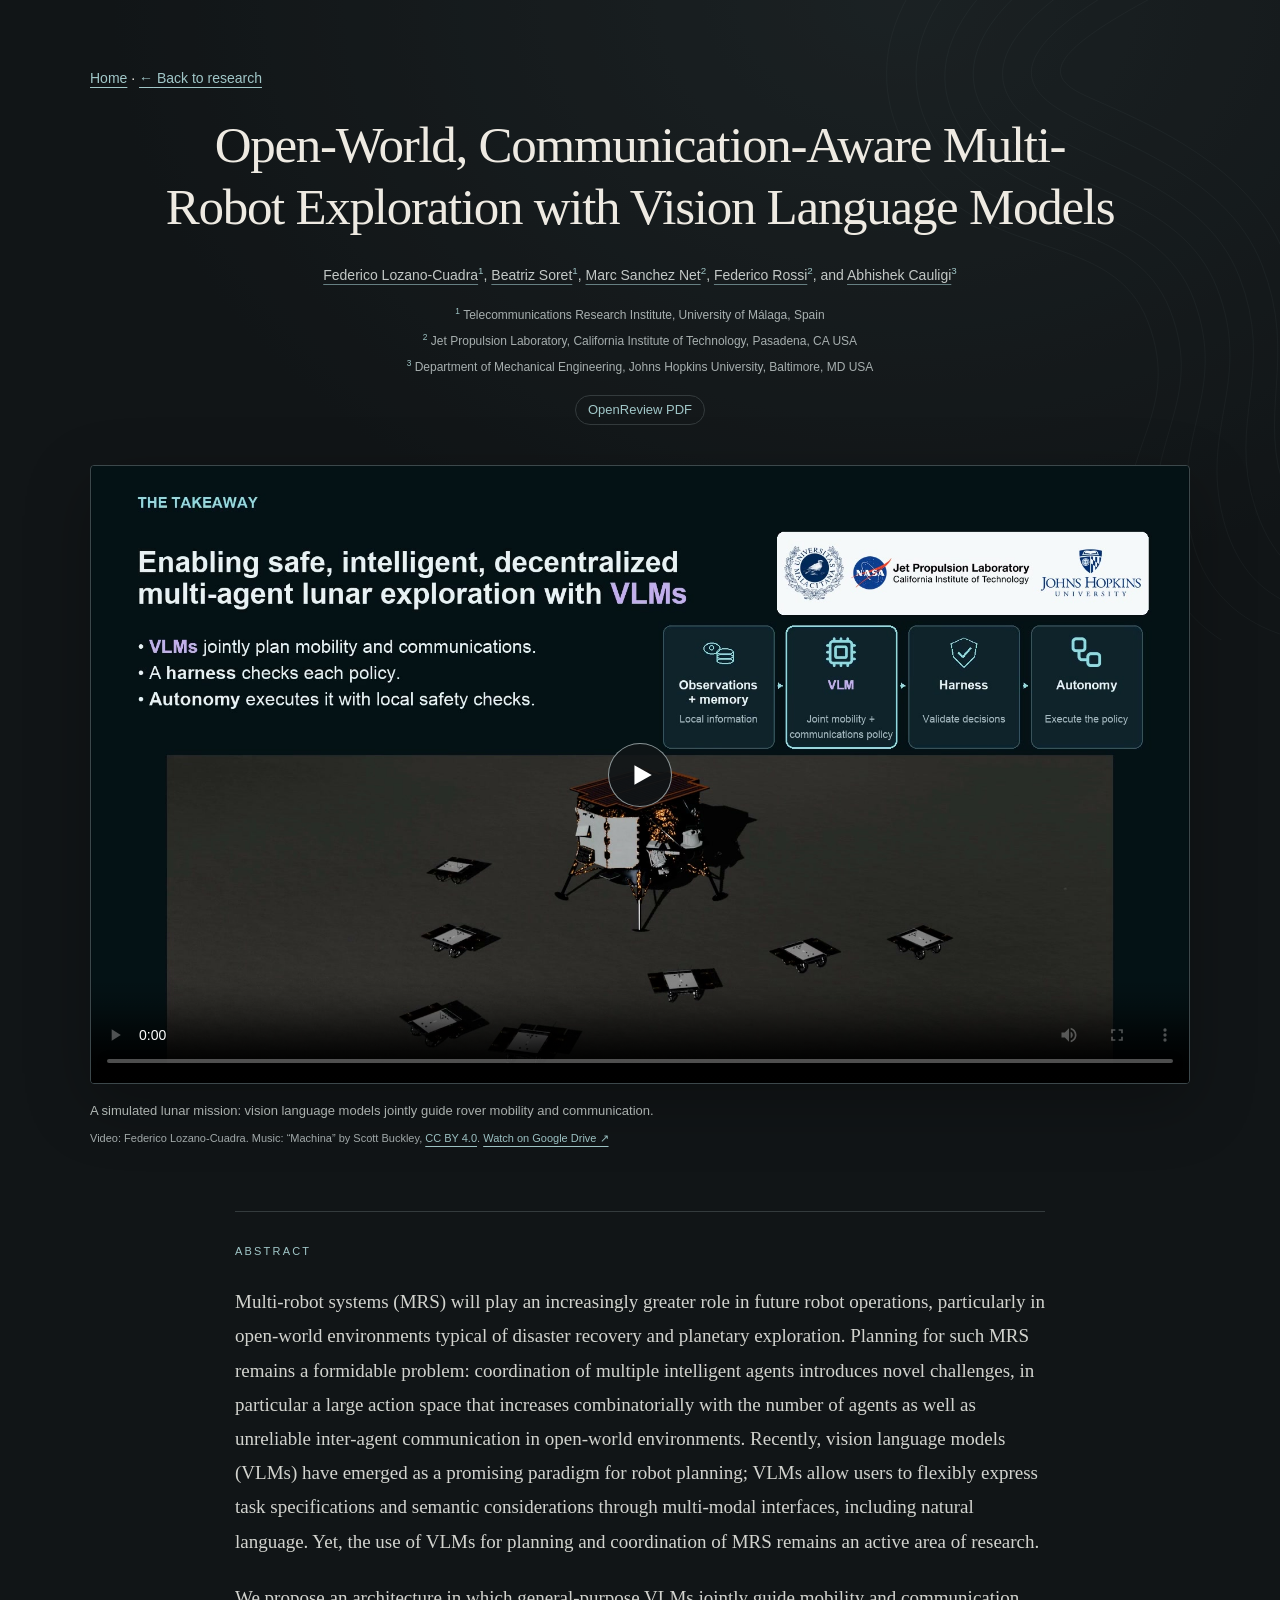
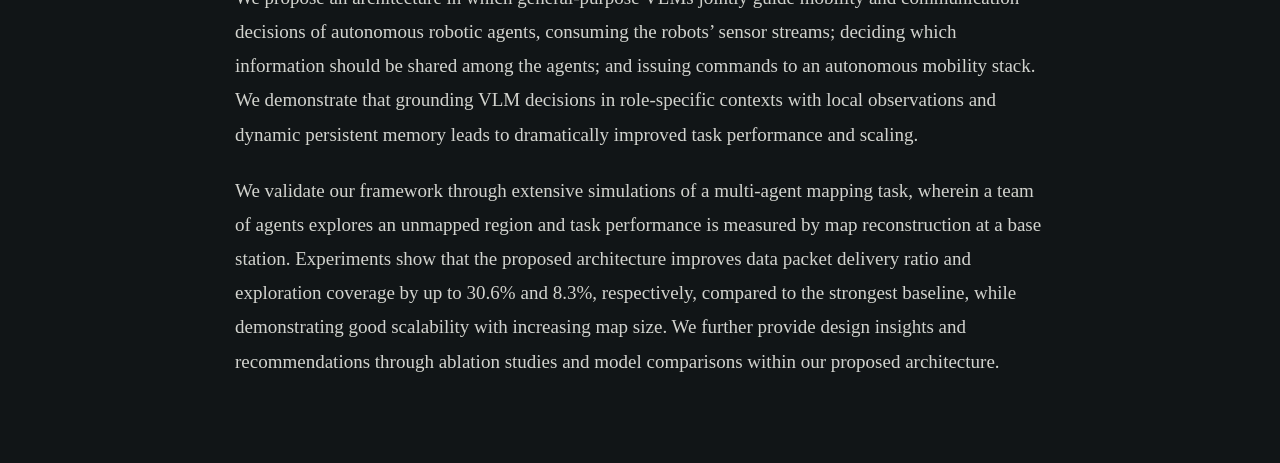
<file: research/fms/index.html>
<!doctype html>
<html lang="en">
<head>
  <meta charset="utf-8">
  <meta name="viewport" content="width=device-width, initial-scale=1">
  <title>Vision Language Models · Multi-Robot Exploration</title>
  <meta name="description" content="Open-world, communication-aware multi-robot exploration with vision language models. Mission video and abstract.">
  <link rel="icon" href="assets/favicon.svg" type="image/svg+xml">
  <link rel="stylesheet" href="styles.css">
</head>
<body>
  <main>
    <nav class="project-nav" aria-label="Research navigation">
      <a href="../../">Home</a> <span aria-hidden="true">·</span>
      <a href="../"><span aria-hidden="true">←</span> Back to research</a>
    </nav>
    <div class="paper-heading">
      <h1>Open-World, Communication-Aware Multi-Robot Exploration with Vision Language Models</h1>
      <p class="authors"><a href="https://fedeloz.github.io/">Federico Lozano-Cuadra</a><sup>1</sup>, <a href="https://www.ic.uma.es/contenidos/ficha_personal.action?id=801">Beatriz Soret</a><sup>1</sup>, <a href="https://www.jpl.nasa.gov/site/research/mnet/">Marc Sanchez Net</a><sup>2</sup>, <a href="https://www-robotics.jpl.nasa.gov/who-we-are/people/federico_rossi/">Federico Rossi</a><sup>2</sup>, and <a href="https://engineering.jhu.edu/faculty/abhishek-cauligi/">Abhishek Cauligi</a><sup>3</sup></p>
      <div class="affiliations">
        <p><span><sup>1</sup> Telecommunications Research Institute, University of Málaga, Spain</span></p>
        <p><span><sup>2</sup> Jet Propulsion Laboratory, California Institute of Technology, Pasadena, CA USA</span></p>
        <p><span><sup>3</sup> Department of Mechanical Engineering, Johns Hopkins University, Baltimore, MD USA</span></p>
      </div>
      <a class="paper-link" href="https://openreview.net/pdf?id=wgPiAqKKMC">OpenReview PDF</a>
    </div>
    <figure class="video">
      <div class="video-player">
      <video controls playsinline preload="metadata" poster="assets/poster.jpg" aria-label="Vision language models guiding a lunar rover mission" width="1920" height="1080">
        <source src="assets/lunar-mission.mp4" type="video/mp4">
        <a href="https://drive.google.com/file/d/1rTp7h4kpDTj8-XRBXwSITiiGBOWxWNZ3/view">Watch the mission video on Google Drive</a>.
      </video>
      <button class="video-play" type="button" aria-label="Play video" hidden>
        <svg viewBox="0 0 24 24" aria-hidden="true"><path d="M5 3v18l16-9z"/></svg>
      </button>
      </div>
      <figcaption>A simulated lunar mission: vision language models jointly guide rover mobility and communication.</figcaption>
      <p class="credits">Video: Federico Lozano-Cuadra. Music: “Machina” by Scott Buckley, <a href="https://creativecommons.org/licenses/by/4.0/">CC BY 4.0</a>. <a href="https://drive.google.com/file/d/1rTp7h4kpDTj8-XRBXwSITiiGBOWxWNZ3/view">Watch on Google Drive ↗</a></p>
    </figure>
    <section class="abstract" aria-labelledby="abstract-title">
      <h2 id="abstract-title">Abstract</h2>
      <p>Multi-robot systems (MRS) will play an increasingly greater role in future robot operations, particularly in open-world environments typical of disaster recovery and planetary exploration. Planning for such MRS remains a formidable problem: coordination of multiple intelligent agents introduces novel challenges, in particular a large action space that increases combinatorially with the number of agents as well as unreliable inter-agent communication in open-world environments. Recently, vision language models (VLMs) have emerged as a promising paradigm for robot planning; VLMs allow users to flexibly express task specifications and semantic considerations through multi-modal interfaces, including natural language. Yet, the use of VLMs for planning and coordination of MRS remains an active area of research.</p>
      <p>We propose an architecture in which general-purpose VLMs jointly guide mobility and communication decisions of autonomous robotic agents, consuming the robots’ sensor streams; deciding which information should be shared among the agents; and issuing commands to an autonomous mobility stack. We demonstrate that grounding VLM decisions in role-specific contexts with local observations and dynamic persistent memory leads to dramatically improved task performance and scaling.</p>
      <p>We validate our framework through extensive simulations of a multi-agent mapping task, wherein a team of agents explores an unmapped region and task performance is measured by map reconstruction at a base station. Experiments show that the proposed architecture improves data packet delivery ratio and exploration coverage by up to 30.6% and 8.3%, respectively, compared to the strongest baseline, while demonstrating good scalability with increasing map size. We further provide design insights and recommendations through ablation studies and model comparisons within our proposed architecture.</p>
    </section>
  </main>
  <script src="video.js" defer></script>
</body>
</html>
</file>
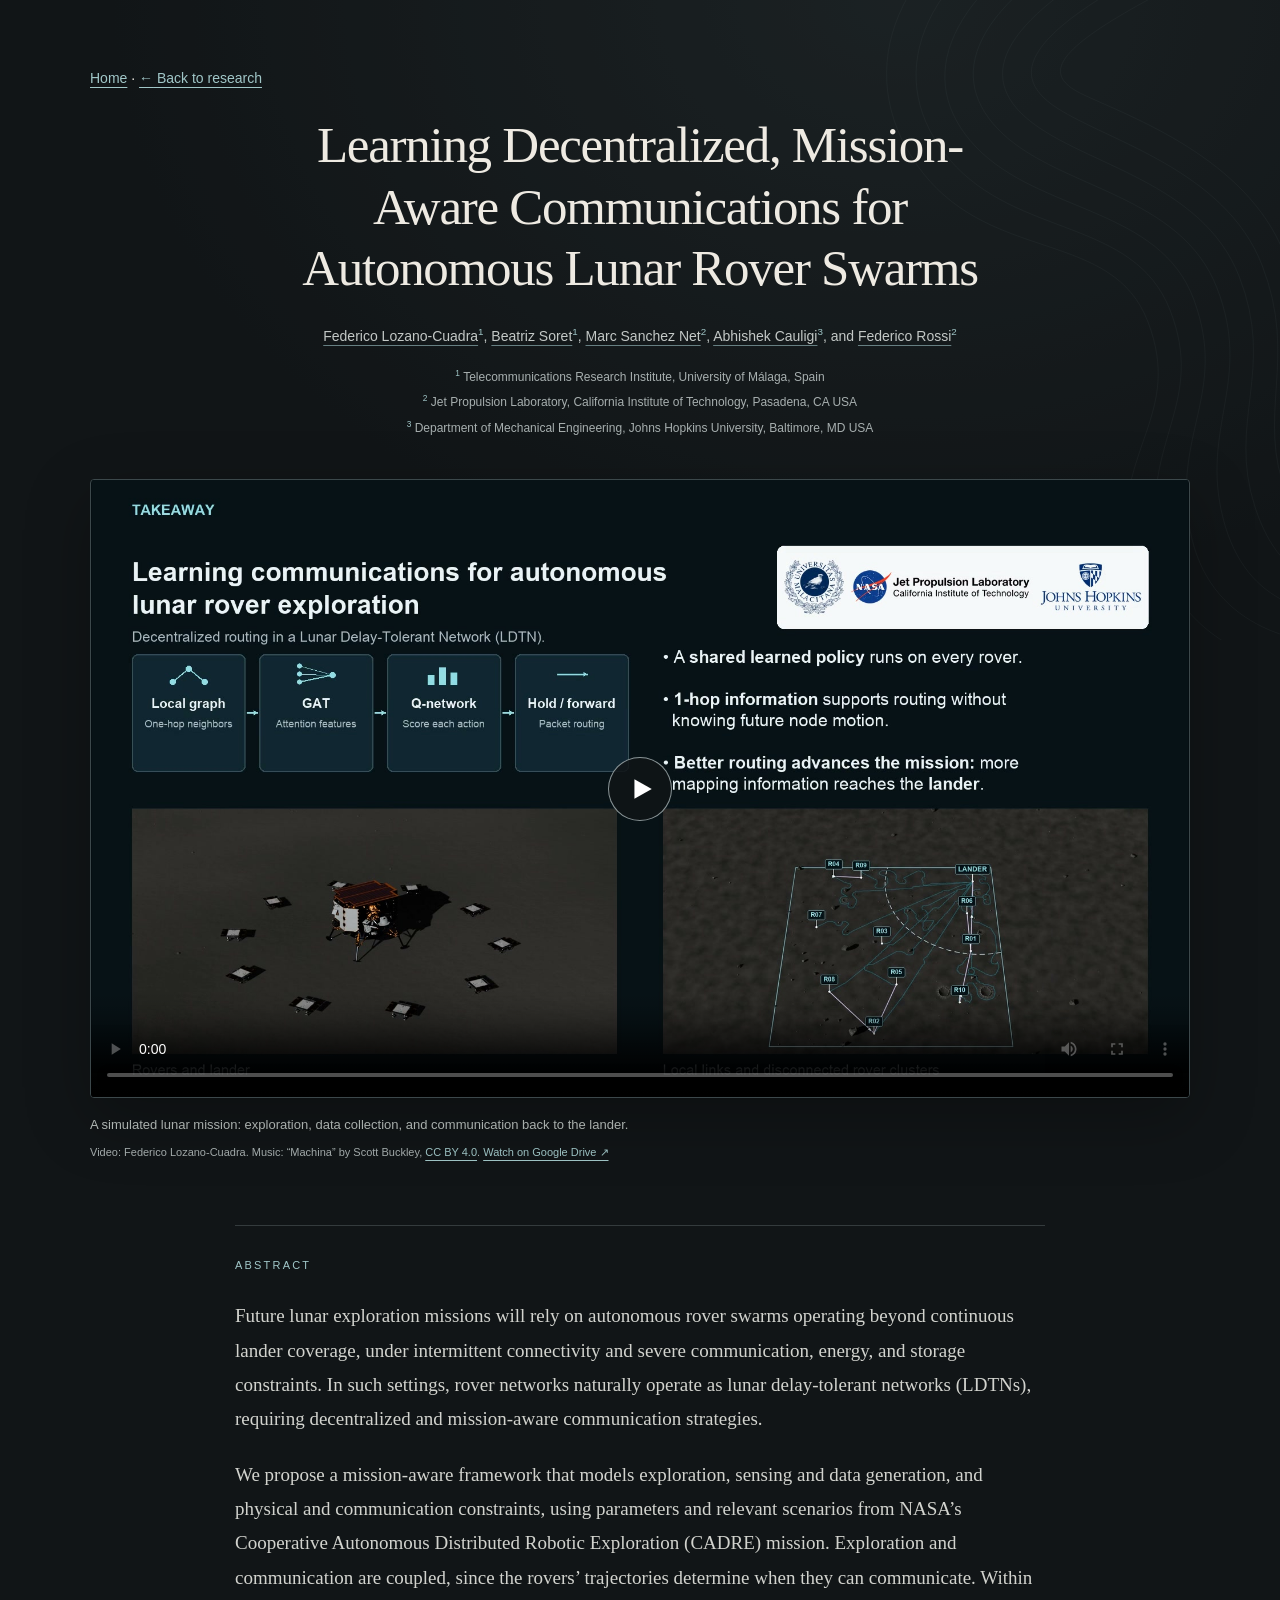
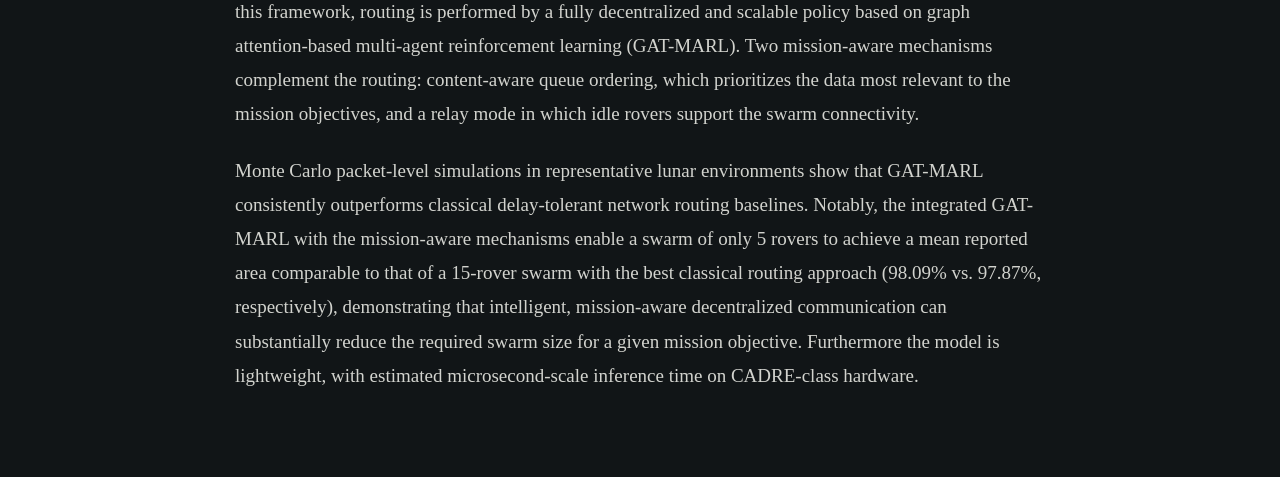
<file: research/gatmarl/index.html>
<!doctype html>
<html lang="en">
<head>
  <meta charset="utf-8">
  <meta name="viewport" content="width=device-width, initial-scale=1">
  <title>GAT-MARL · Communications for Lunar Rover Swarms</title>
  <meta name="description" content="GAT-MARL: learning decentralized, mission-aware communications for autonomous lunar rover swarms. Mission video and abstract.">
  <link rel="icon" href="assets/favicon.svg" type="image/svg+xml">
  <link rel="stylesheet" href="styles.css">
</head>
<body>
  <main>
    <nav class="project-nav" aria-label="Research navigation">
      <a href="../../">Home</a> <span aria-hidden="true">·</span>
      <a href="../"><span aria-hidden="true">←</span> Back to research</a>
    </nav>
    <div class="paper-heading">
      <h1>Learning Decentralized, Mission-Aware Communications for Autonomous Lunar Rover Swarms</h1>
      <p class="authors"><a href="https://fedeloz.github.io/">Federico Lozano-Cuadra</a><sup>1</sup>, <a href="https://www.ic.uma.es/contenidos/ficha_personal.action?id=801">Beatriz Soret</a><sup>1</sup>, <a href="https://www.jpl.nasa.gov/site/research/mnet/">Marc Sanchez Net</a><sup>2</sup>, <a href="https://engineering.jhu.edu/faculty/abhishek-cauligi/">Abhishek Cauligi</a><sup>3</sup>, and <a href="https://www-robotics.jpl.nasa.gov/who-we-are/people/federico_rossi/">Federico Rossi</a><sup>2</sup></p>
      <div class="affiliations">
        <p><span><sup>1</sup> Telecommunications Research Institute, University of Málaga, Spain</span></p>
        <p><span><sup>2</sup> Jet Propulsion Laboratory, California Institute of Technology, Pasadena, CA USA</span></p>
        <p><span><sup>3</sup> Department of Mechanical Engineering, Johns Hopkins University, Baltimore, MD USA</span></p>
      </div>
    </div>
    <figure class="video">
      <div class="video-player">
      <video controls playsinline preload="metadata" poster="assets/poster.jpg" aria-label="GAT-MARL lunar mission demonstration" width="1920" height="1080">
        <source src="assets/lunar-mission.mp4" type="video/mp4">
        <a href="https://drive.google.com/file/d/12wwawoxRfOYe75c9xHWfwlREEahE2m8K/view">Watch the mission video on Google Drive</a>.
      </video>
      <button class="video-play" type="button" aria-label="Play video" hidden>
        <svg viewBox="0 0 24 24" aria-hidden="true"><path d="M5 3v18l16-9z"/></svg>
      </button>
      </div>
      <figcaption>A simulated lunar mission: exploration, data collection, and communication back to the lander.</figcaption>
      <p class="credits">Video: Federico Lozano-Cuadra. Music: “Machina” by Scott Buckley, <a href="https://creativecommons.org/licenses/by/4.0/">CC BY 4.0</a>. <a href="https://drive.google.com/file/d/12wwawoxRfOYe75c9xHWfwlREEahE2m8K/view">Watch on Google Drive ↗</a></p>
    </figure>
    <section class="abstract" aria-labelledby="abstract-title">
      <h2 id="abstract-title">Abstract</h2>
      <p>Future lunar exploration missions will rely on autonomous rover swarms operating beyond continuous lander coverage, under intermittent connectivity and severe communication, energy, and storage constraints. In such settings, rover networks naturally operate as lunar delay-tolerant networks (LDTNs), requiring decentralized and mission-aware communication strategies.</p>
      <p>We propose a mission-aware framework that models exploration, sensing and data generation, and physical and communication constraints, using parameters and relevant scenarios from NASA’s Cooperative Autonomous Distributed Robotic Exploration (CADRE) mission. Exploration and communication are coupled, since the rovers’ trajectories determine when they can communicate. Within this framework, routing is performed by a fully decentralized and scalable policy based on graph attention-based multi-agent reinforcement learning (GAT-MARL). Two mission-aware mechanisms complement the routing: content-aware queue ordering, which prioritizes the data most relevant to the mission objectives, and a relay mode in which idle rovers support the swarm connectivity.</p>
      <p>Monte Carlo packet-level simulations in representative lunar environments show that GAT-MARL consistently outperforms classical delay-tolerant network routing baselines. Notably, the integrated GAT-MARL with the mission-aware mechanisms enable a swarm of only 5 rovers to achieve a mean reported area comparable to that of a 15-rover swarm with the best classical routing approach (98.09% vs. 97.87%, respectively), demonstrating that intelligent, mission-aware decentralized communication can substantially reduce the required swarm size for a given mission objective. Furthermore the model is lightweight, with estimated microsecond-scale inference time on CADRE-class hardware.</p>
    </section>
  </main>
  <script src="video.js" defer></script>
</body>
</html>
</file>
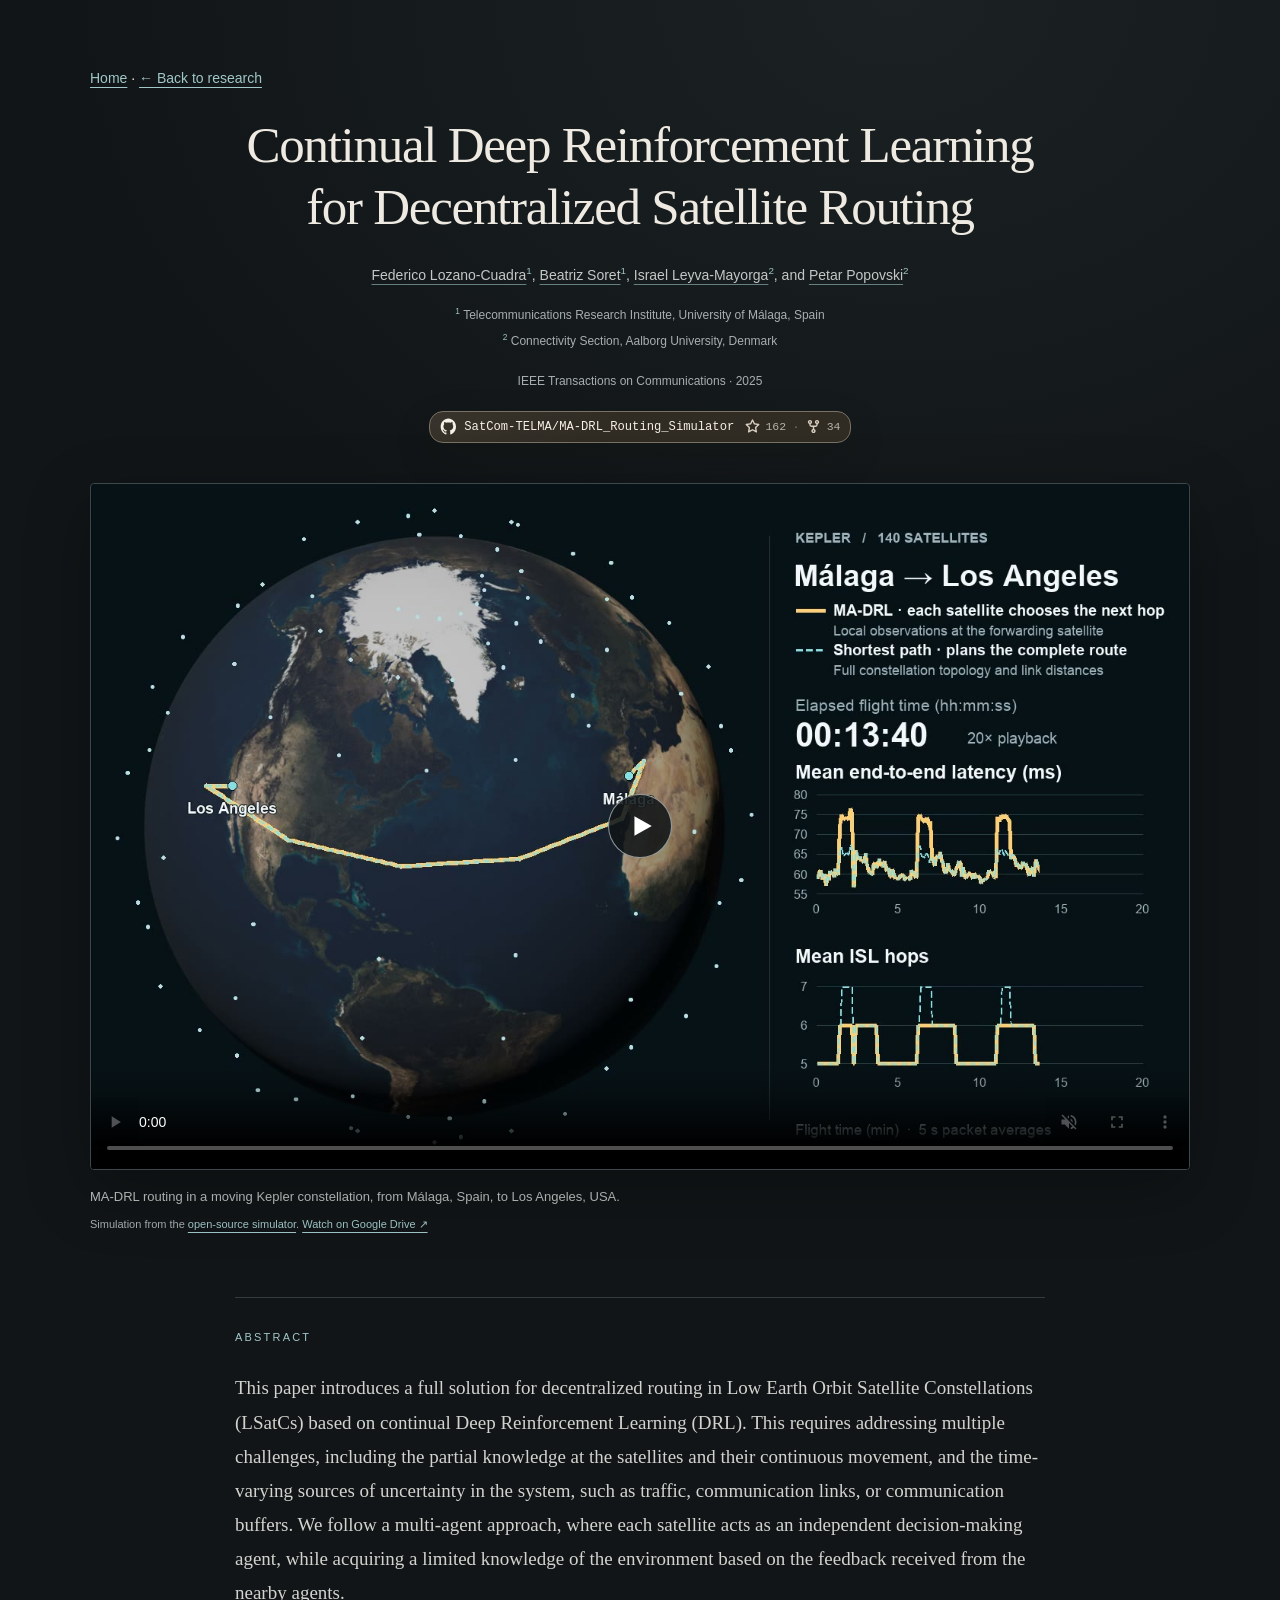
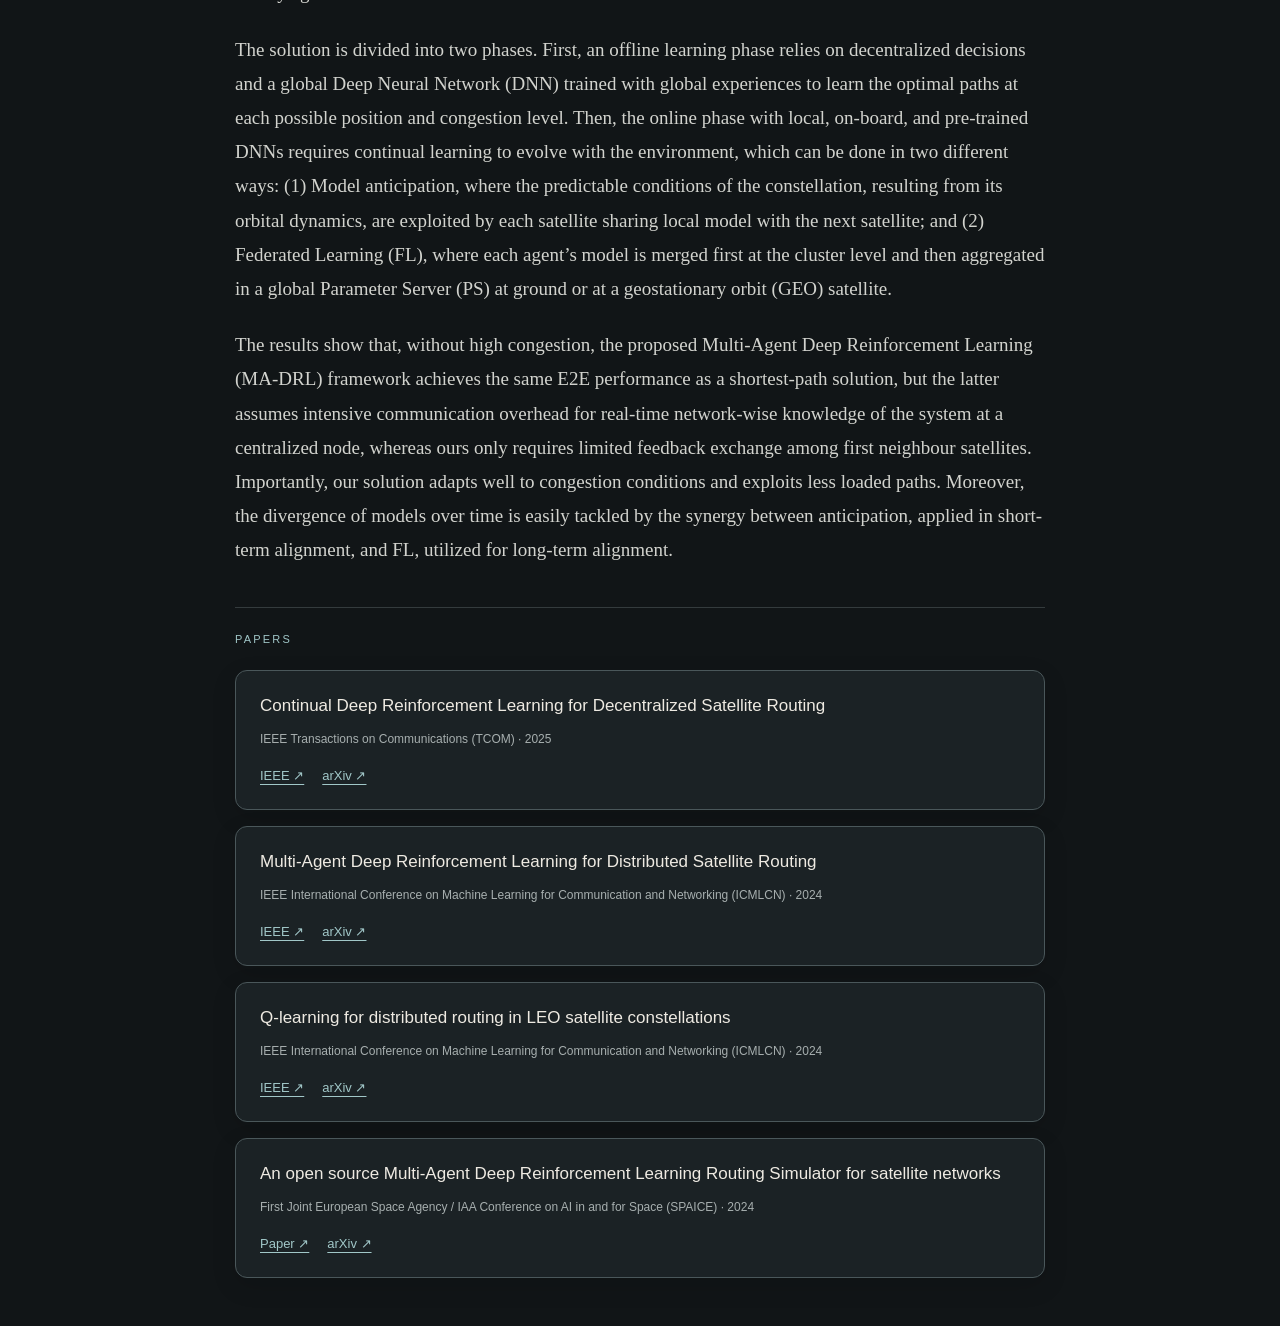
<file: research/tcom/index.html>
<!doctype html>
<html lang="en">
<head>
  <meta charset="utf-8">
  <meta name="viewport" content="width=device-width, initial-scale=1">
  <title>Continual Deep Reinforcement Learning · Satellite Routing</title>
  <meta name="description" content="Continual deep reinforcement learning for decentralized satellite routing. Video, abstract, papers, and open-source simulator.">
  <link rel="icon" href="assets/favicon.svg" type="image/svg+xml">
  <link rel="stylesheet" href="styles.css?v=compact-repo">
</head>
<body>
  <main>
    <nav class="project-nav" aria-label="Research navigation">
      <a href="../../">Home</a> <span aria-hidden="true">·</span>
      <a href="../"><span aria-hidden="true">←</span> Back to research</a>
    </nav>
    <div class="paper-heading">
      <h1>Continual Deep Reinforcement Learning for Decentralized Satellite Routing</h1>
      <p class="authors"><a href="https://fedeloz.github.io/">Federico Lozano-Cuadra</a><sup>1</sup>, <a href="https://www.ic.uma.es/contenidos/ficha_personal.action?id=801">Beatriz Soret</a><sup>1</sup>, <a href="https://vbn.aau.dk/da/persons/ilm/">Israel Leyva-Mayorga</a><sup>2</sup>, and <a href="https://petarpopovski.es.aau.dk/">Petar Popovski</a><sup>2</sup></p>
      <div class="affiliations">
        <p><sup>1</sup> Telecommunications Research Institute, University of Málaga, Spain</p>
        <p><sup>2</sup> Connectivity Section, Aalborg University, Denmark</p>
      </div>
      <p class="publication">IEEE Transactions on Communications · 2025</p>
      <a
                  class="research-repo-card"
                  href="https://github.com/SatCom-TELMA/MA-DRL_Routing_Simulator"
                  target="_blank"
                  rel="noopener noreferrer"
                >
                  <img
                    class="research-repo-card-logo"
                    src="assets/github-mark.svg"
                    alt=""
                    width="24"
                    height="24"
                    decoding="async"
                  />
                  <span class="research-repo-card-body">
                    <span class="research-repo-card-name"
                      >SatCom-TELMA/MA-DRL_Routing_Simulator</span
                    >
                    <span
                      class="repo-stats"
                      data-github-repo="SatCom-TELMA/MA-DRL_Routing_Simulator"
                      aria-live="polite"
                    >
                      <span class="repo-stat">
                        <img
                          class="repo-stat-icon"
                          src="assets/github-star.svg"
                          alt=""
                          width="16"
                          height="16"
                          decoding="async"
                        />
                        <span data-stars aria-label="GitHub stars">162</span>
                      </span>
                      <span class="repo-stat-sep" aria-hidden="true">·</span>
                      <span class="repo-stat">
                        <img
                          class="repo-stat-icon"
                          src="assets/github-fork.svg"
                          alt=""
                          width="16"
                          height="16"
                          decoding="async"
                        />
                        <span data-forks aria-label="GitHub forks">34</span>
                      </span>
                    </span>
                  </span>
                </a>
    </div>
    <figure class="video">
      <div class="video-player">
      <video autoplay controls playsinline loop muted preload="metadata" poster="assets/poster.jpg?v=ff543261fb" aria-label="Kepler satellite routing simulation between Málaga and Los Angeles" width="1440" height="900">
        <source src="assets/routing-demo.mp4?v=5b71e8994c" type="video/mp4">
        <a href="https://drive.google.com/file/d/1w4NRb6pDta40wyVe0xtMbMbFF9Bajs07/view">Watch the full demonstration on Google Drive</a>.
      </video>
      <button class="video-play" type="button" aria-label="Play video" hidden>
        <svg viewBox="0 0 24 24" aria-hidden="true"><path d="M5 3v18l16-9z"/></svg>
      </button>
      </div>
      <figcaption>MA-DRL routing in a moving Kepler constellation, from Málaga, Spain, to Los Angeles, USA.</figcaption>
      <p class="credits">Simulation from the <a href="https://github.com/SatCom-TELMA/MA-DRL_Routing_Simulator">open-source simulator</a>. <a href="https://drive.google.com/file/d/1w4NRb6pDta40wyVe0xtMbMbFF9Bajs07/view">Watch on Google Drive ↗</a></p>
    </figure>
    <section class="abstract" aria-labelledby="abstract-title"><h2 id="abstract-title">Abstract</h2><p>This paper introduces a full solution for decentralized routing in Low Earth Orbit Satellite Constellations (LSatCs) based on continual Deep Reinforcement Learning (DRL). This requires addressing multiple challenges, including the partial knowledge at the satellites and their continuous movement, and the time-varying sources of uncertainty in the system, such as traffic, communication links, or communication buffers. We follow a multi-agent approach, where each satellite acts as an independent decision-making agent, while acquiring a limited knowledge of the environment based on the feedback received from the nearby agents.</p>
      <p>The solution is divided into two phases. First, an offline learning phase relies on decentralized decisions and a global Deep Neural Network (DNN) trained with global experiences to learn the optimal paths at each possible position and congestion level. Then, the online phase with local, on-board, and pre-trained DNNs requires continual learning to evolve with the environment, which can be done in two different ways: (1) Model anticipation, where the predictable conditions of the constellation, resulting from its orbital dynamics, are exploited by each satellite sharing local model with the next satellite; and (2) Federated Learning (FL), where each agent’s model is merged first at the cluster level and then aggregated in a global Parameter Server (PS) at ground or at a geostationary orbit (GEO) satellite.</p>
      <p>The results show that, without high congestion, the proposed Multi-Agent Deep Reinforcement Learning (MA-DRL) framework achieves the same E2E performance as a shortest-path solution, but the latter assumes intensive communication overhead for real-time network-wise knowledge of the system at a centralized node, whereas ours only requires limited feedback exchange among first neighbour satellites. Importantly, our solution adapts well to congestion conditions and exploits less loaded paths. Moreover, the divergence of models over time is easily tackled by the synergy between anticipation, applied in short-term alignment, and FL, utilized for long-term alignment.</p></section>
    <section class="papers" aria-labelledby="papers-title">
      <h2 id="papers-title">Papers</h2>
      <ul class="paper-list">
        <li><h3>Continual Deep Reinforcement Learning for Decentralized Satellite Routing</h3><p class="paper-venue">IEEE Transactions on Communications (TCOM) · 2025</p><div class="paper-links"><a href="https://doi.org/10.1109/TCOMM.2025.3562522">IEEE ↗</a><a href="https://arxiv.org/abs/2405.12308">arXiv ↗</a></div></li>
        <li><h3>Multi-Agent Deep Reinforcement Learning for Distributed Satellite Routing</h3><p class="paper-venue">IEEE International Conference on Machine Learning for Communication and Networking (ICMLCN) · 2024</p><div class="paper-links"><a href="https://doi.org/10.1109/ICMLCN59089.2024.10624767">IEEE ↗</a><a href="https://arxiv.org/abs/2402.17666">arXiv ↗</a></div></li>
        <li><h3>Q-learning for distributed routing in LEO satellite constellations</h3><p class="paper-venue">IEEE International Conference on Machine Learning for Communication and Networking (ICMLCN) · 2024</p><div class="paper-links"><a href="https://doi.org/10.1109/ICMLCN59089.2024.10624807">IEEE ↗</a><a href="https://arxiv.org/abs/2306.01346">arXiv ↗</a></div></li>
        <li><h3>An open source Multi-Agent Deep Reinforcement Learning Routing Simulator for satellite networks</h3><p class="paper-venue">First Joint European Space Agency / IAA Conference on AI in and for Space (SPAICE) · 2024</p><div class="paper-links"><a href="https://doi.org/10.5281/zenodo.13885645">Paper ↗</a><a href="https://arxiv.org/abs/2407.11047">arXiv ↗</a></div></li>
      </ul>
    </section>
  </main>
  <script src="video.js" defer></script>
  <script src="repository.js?v=repo-card-2" defer></script>
</body>
</html>
</file>
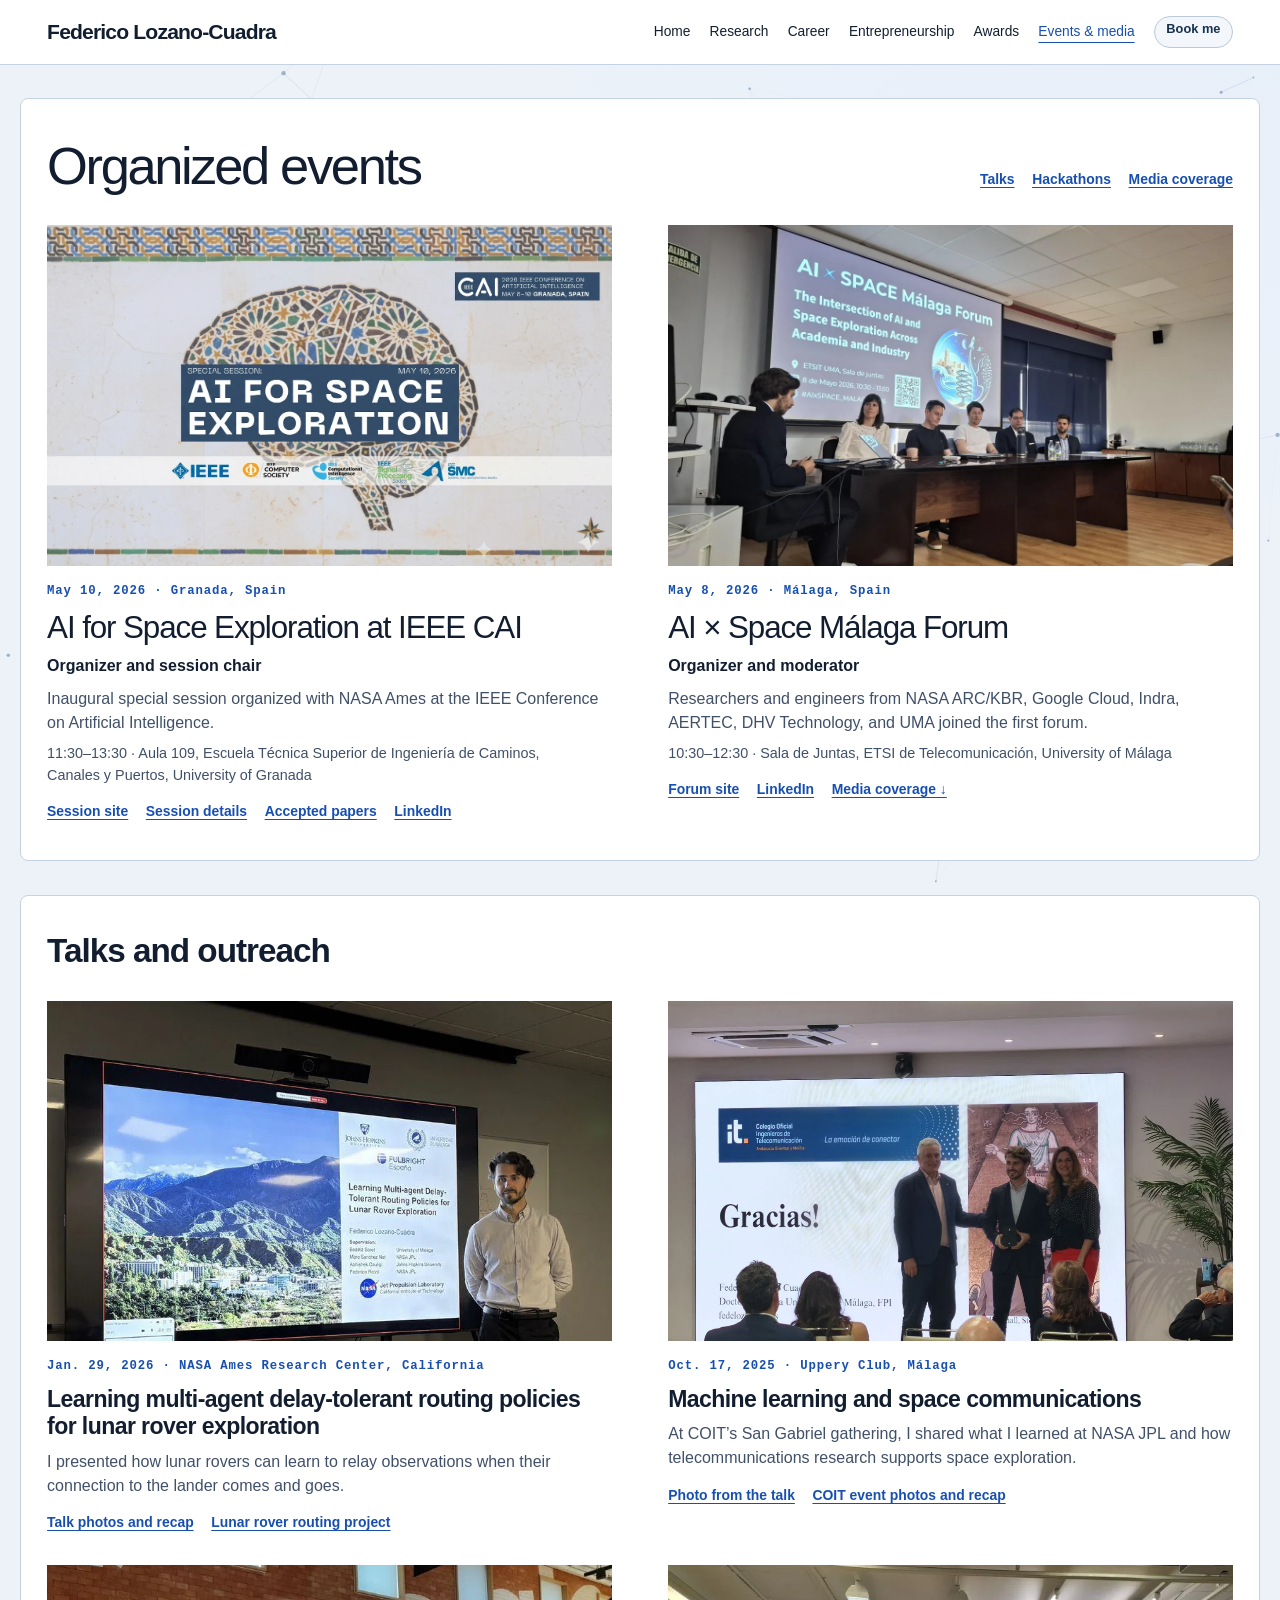
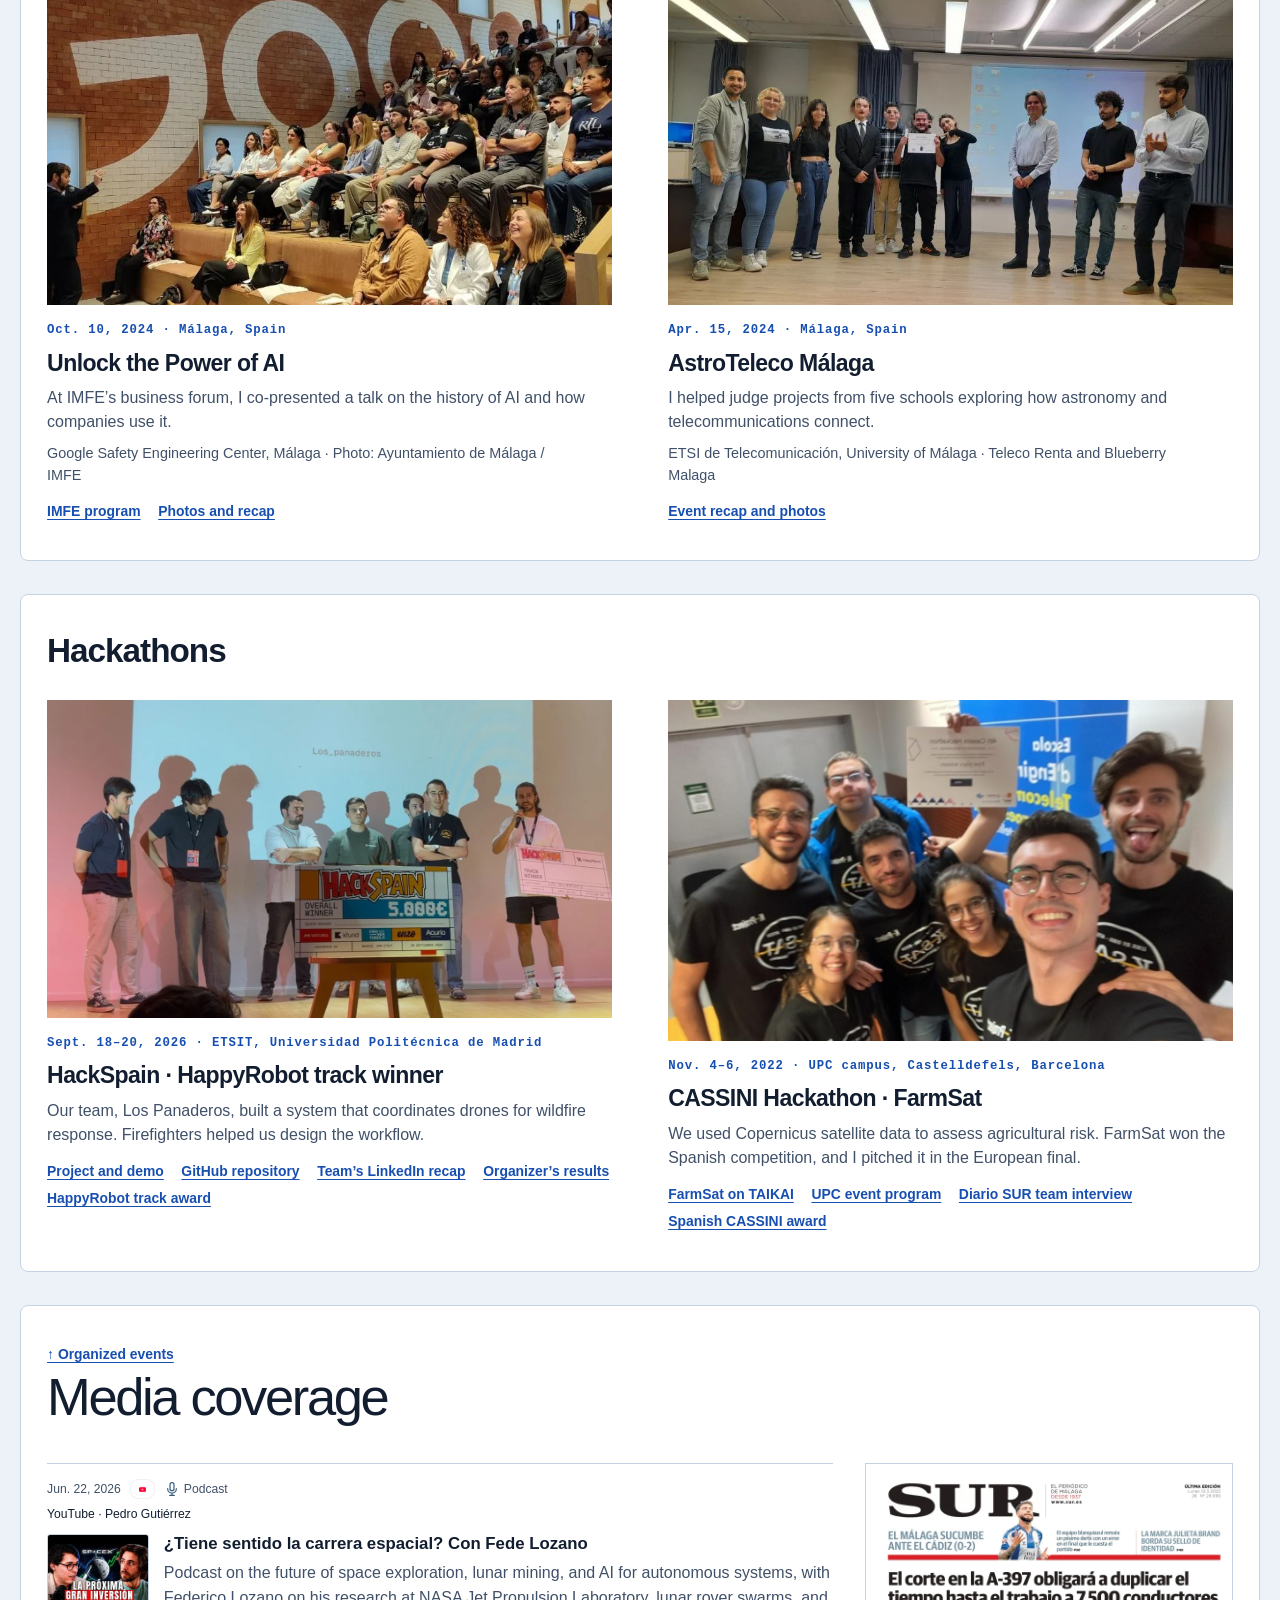
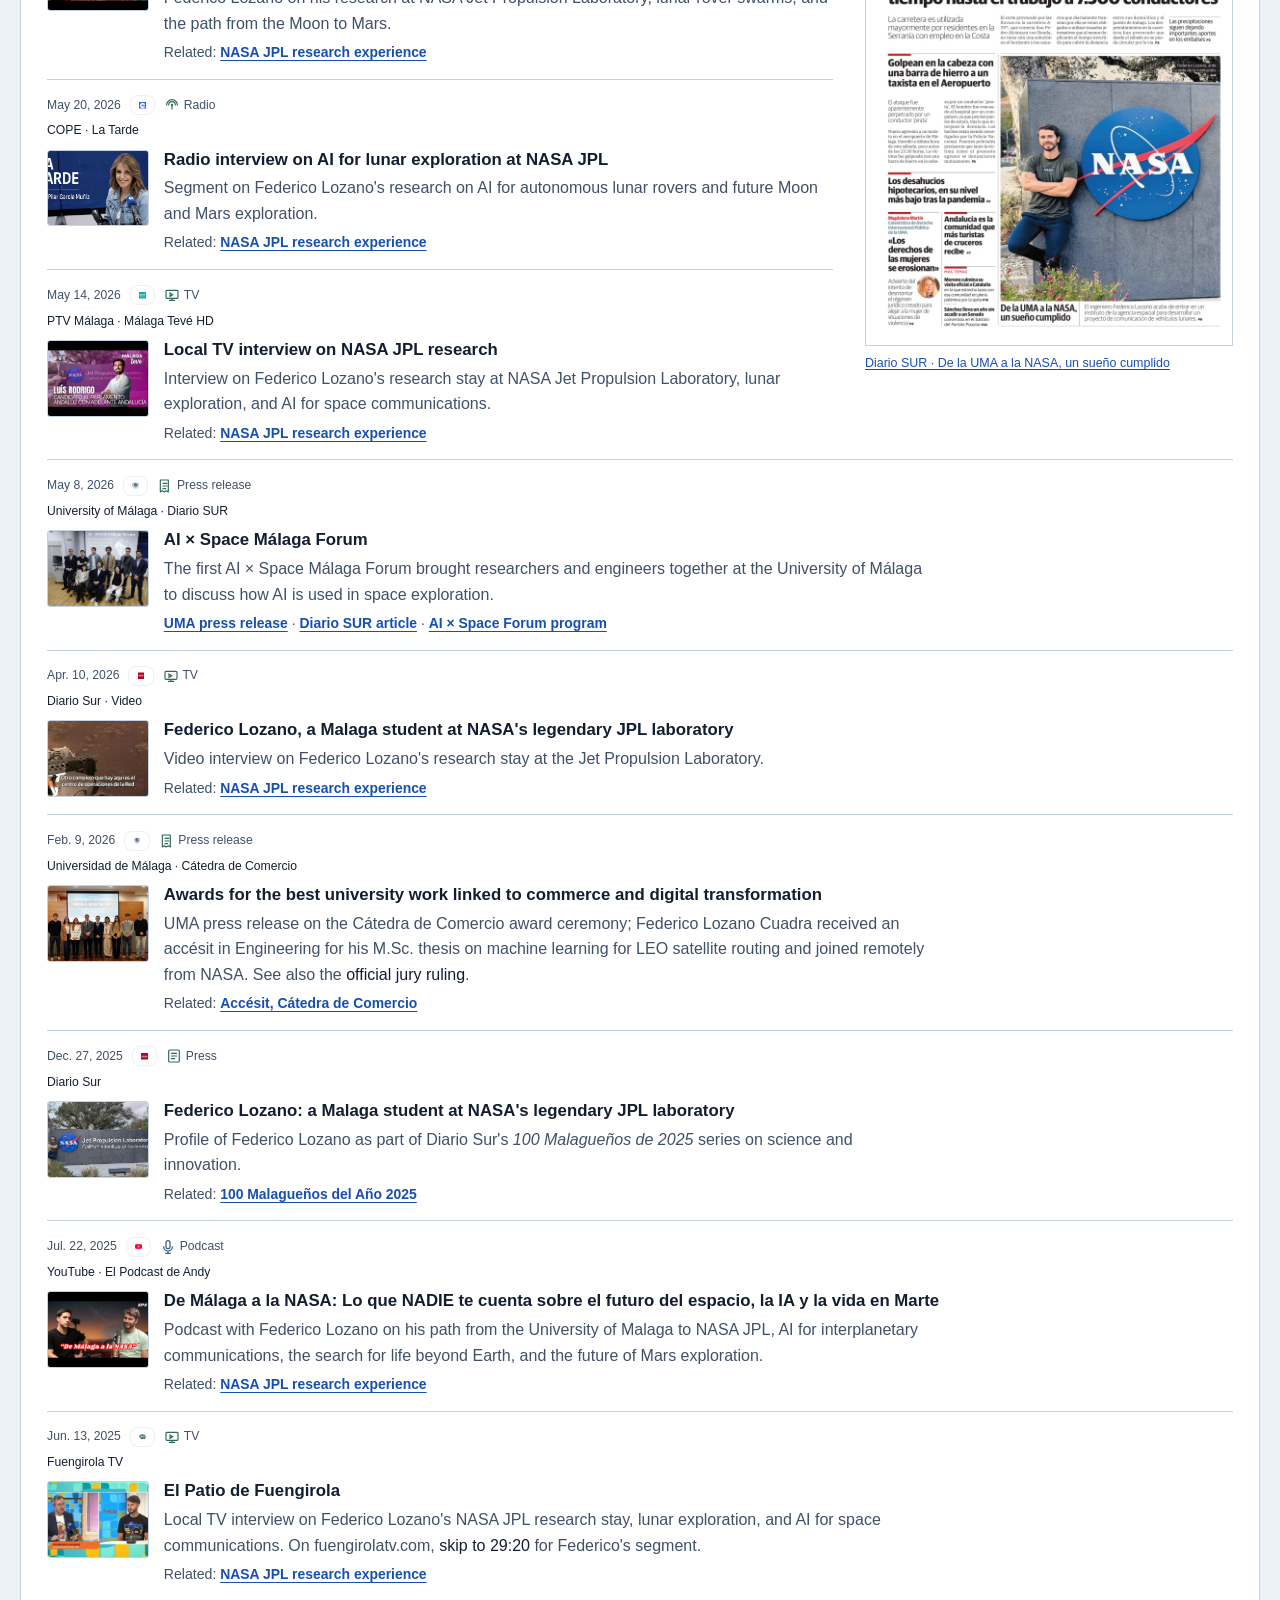
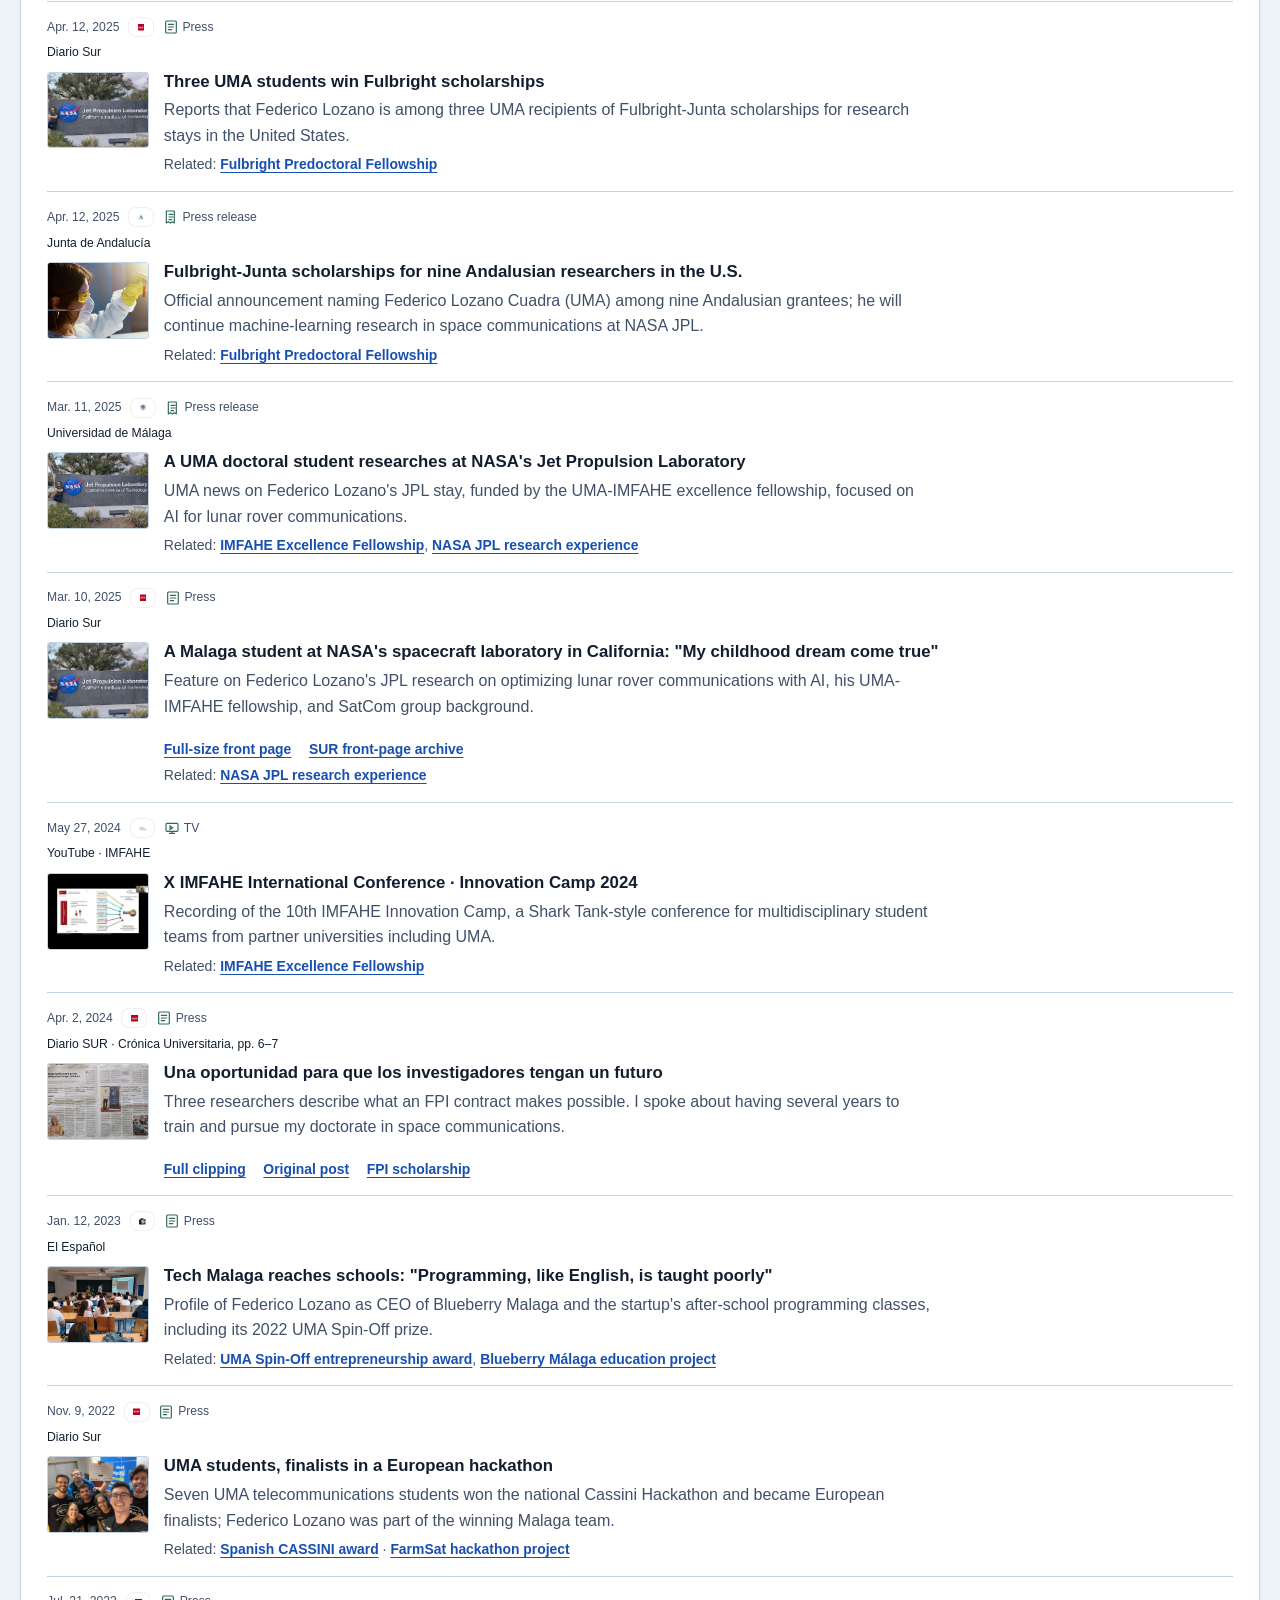
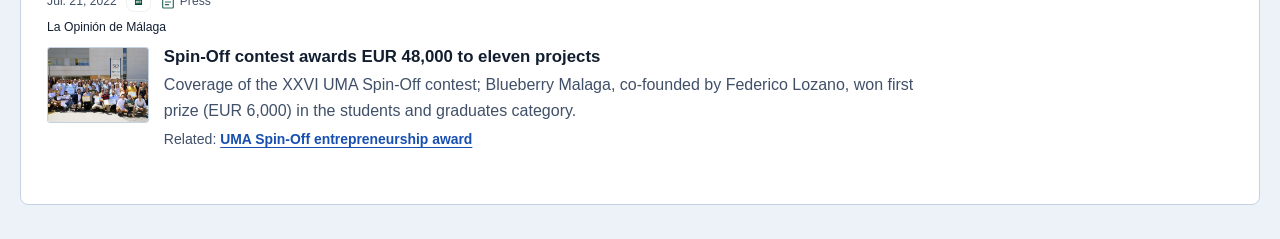
<file: activities.html>
<!doctype html>
<html lang="en"><head><meta charset="utf-8"><meta name="viewport" content="width=device-width, initial-scale=1">
<title>Activities have moved | Federico Lozano-Cuadra</title>
<script>location.replace(location.hash === '#reviewer' ? 'research/#reviewer' : location.hash === '#unlock-ai' ? 'press.html#imfe-forum' : 'press.html#talks-outreach');</script>
</head><body><p><a href="press.html#talks-outreach">Talks and outreach</a> · <a href="research/#reviewer">Peer review</a></p></body></html>
</file>
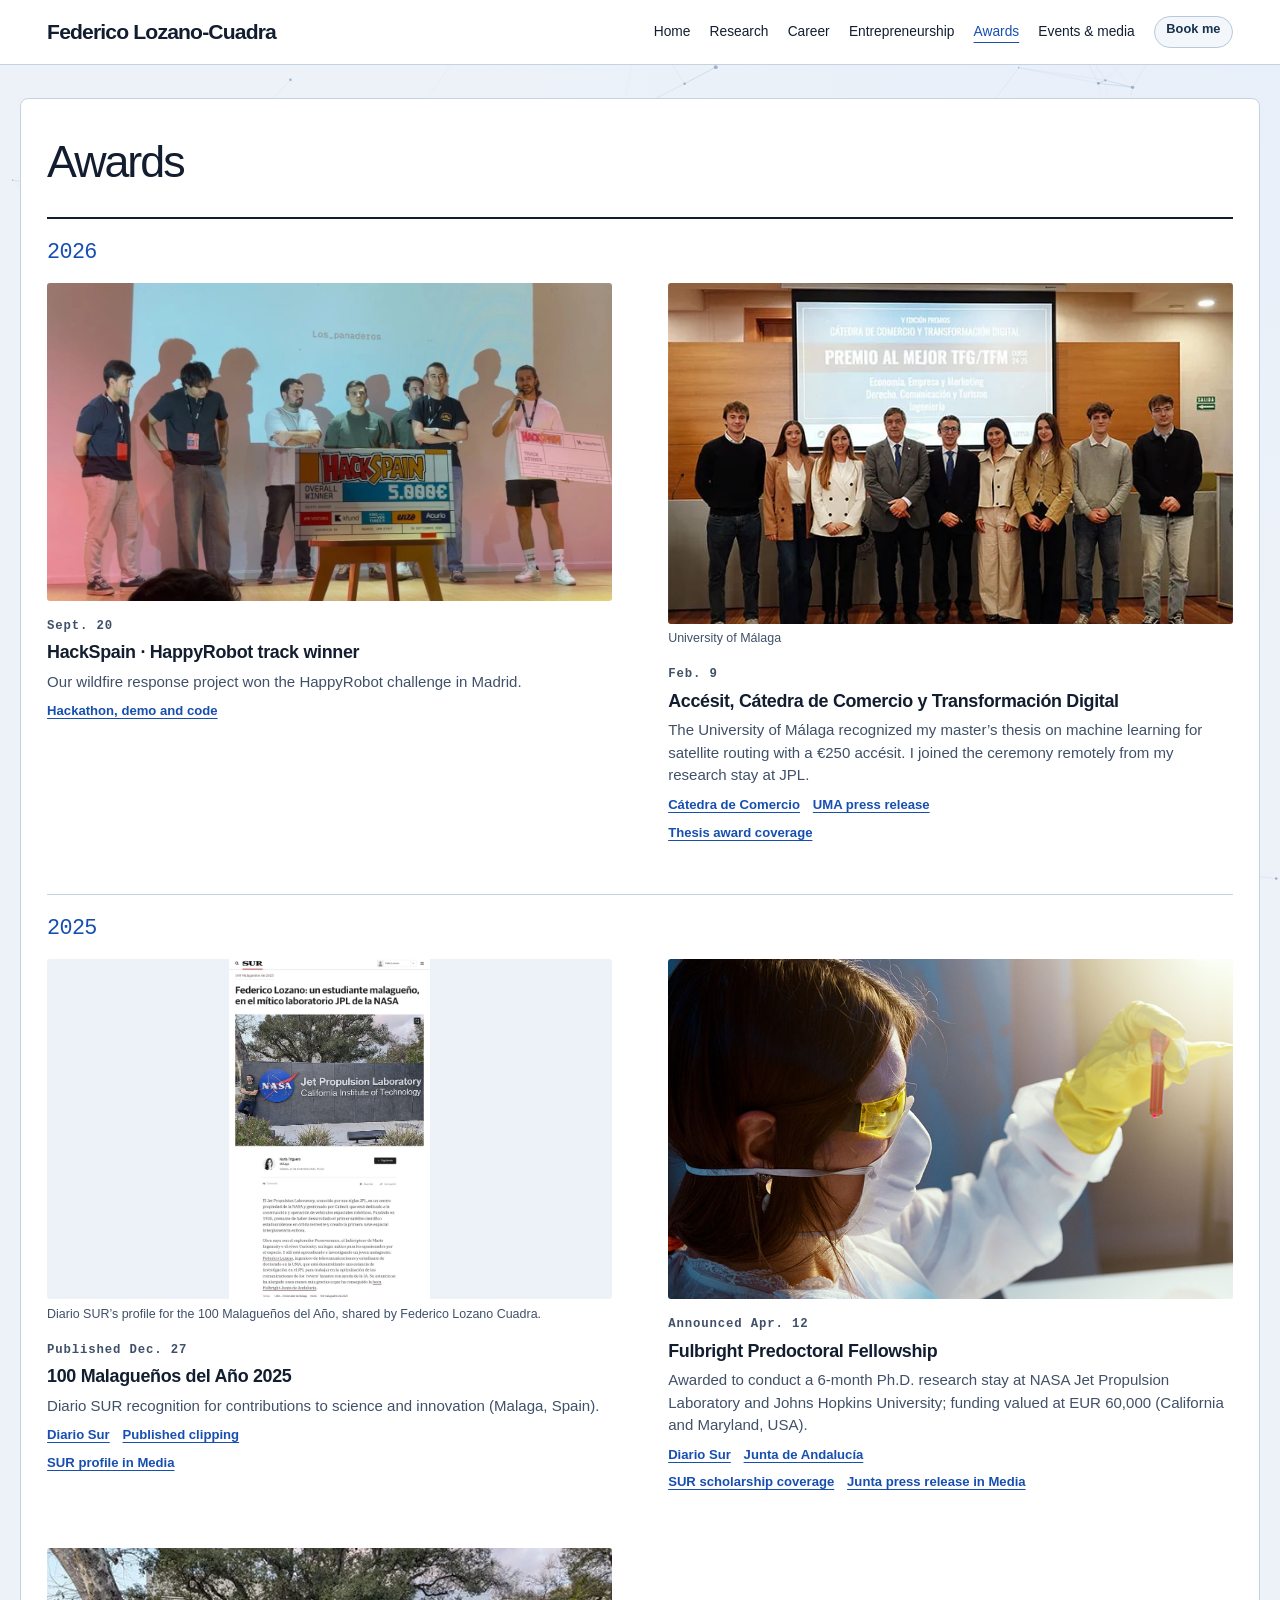
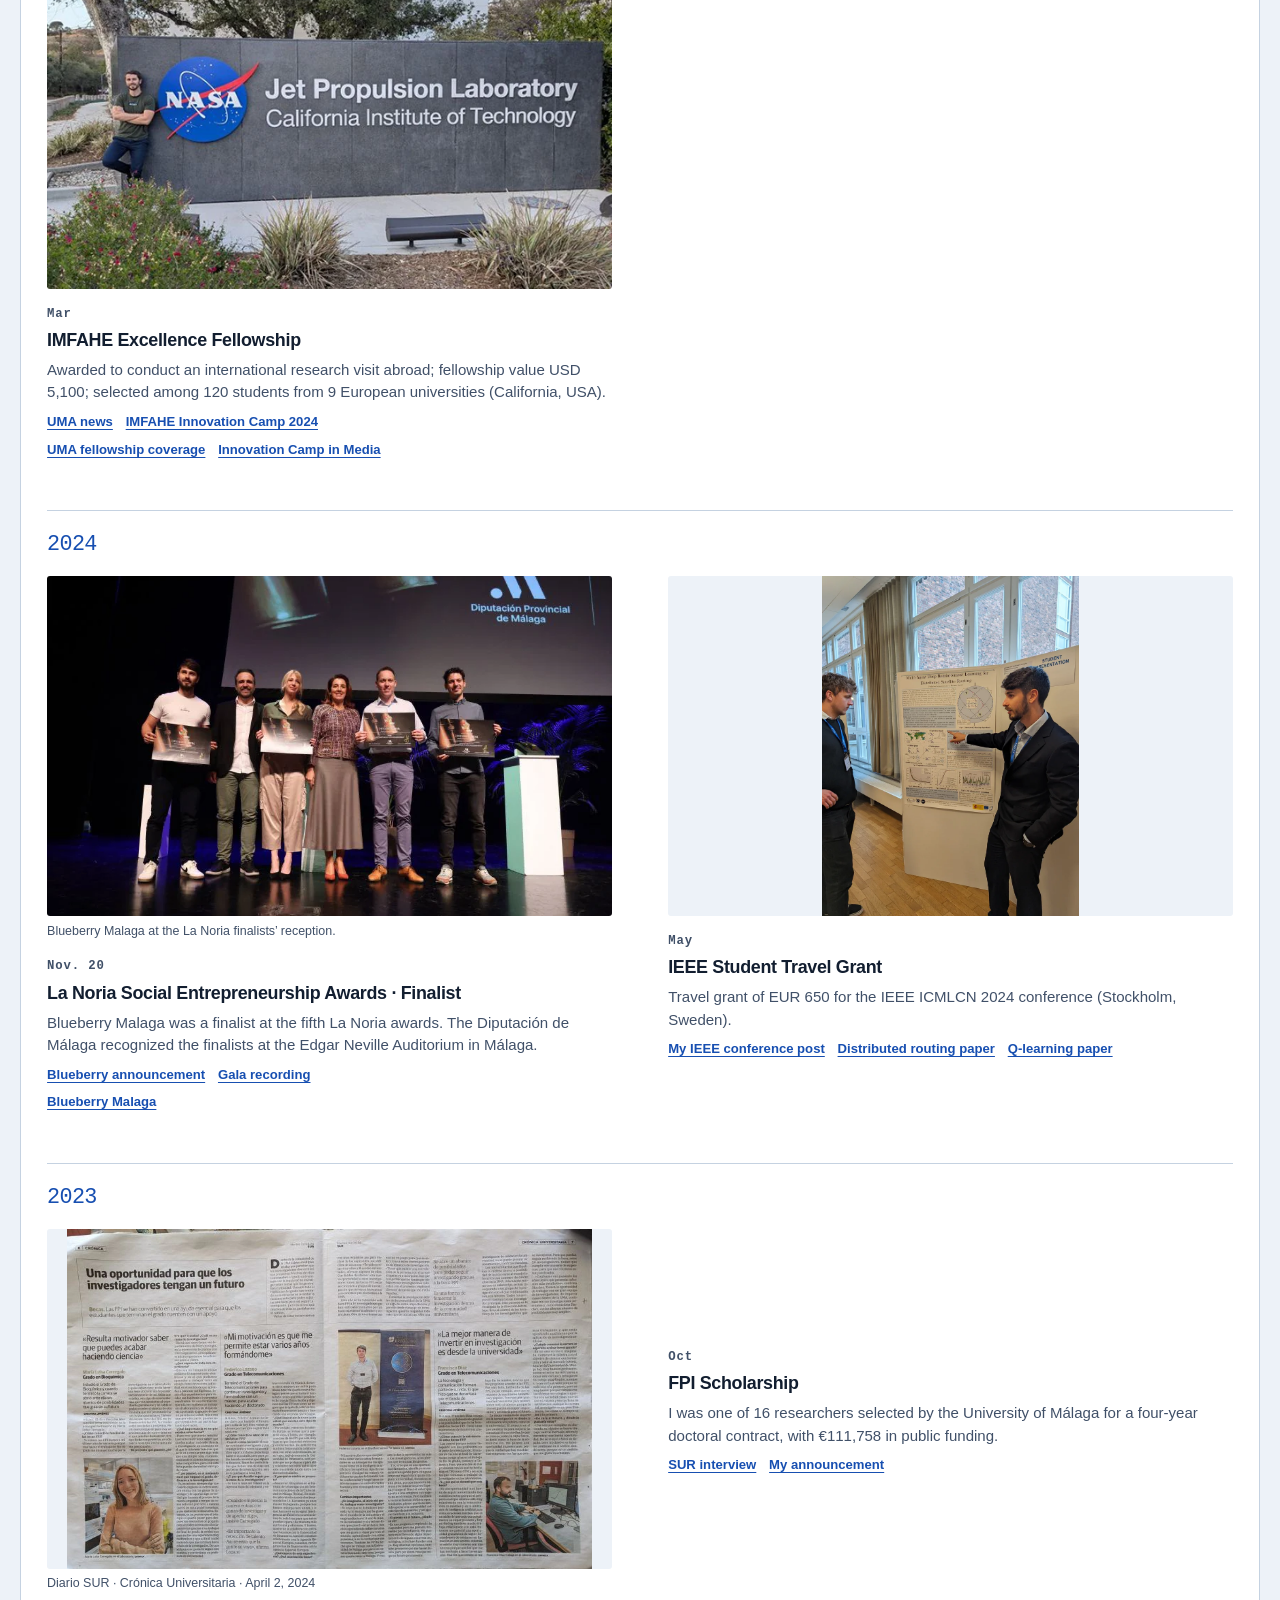
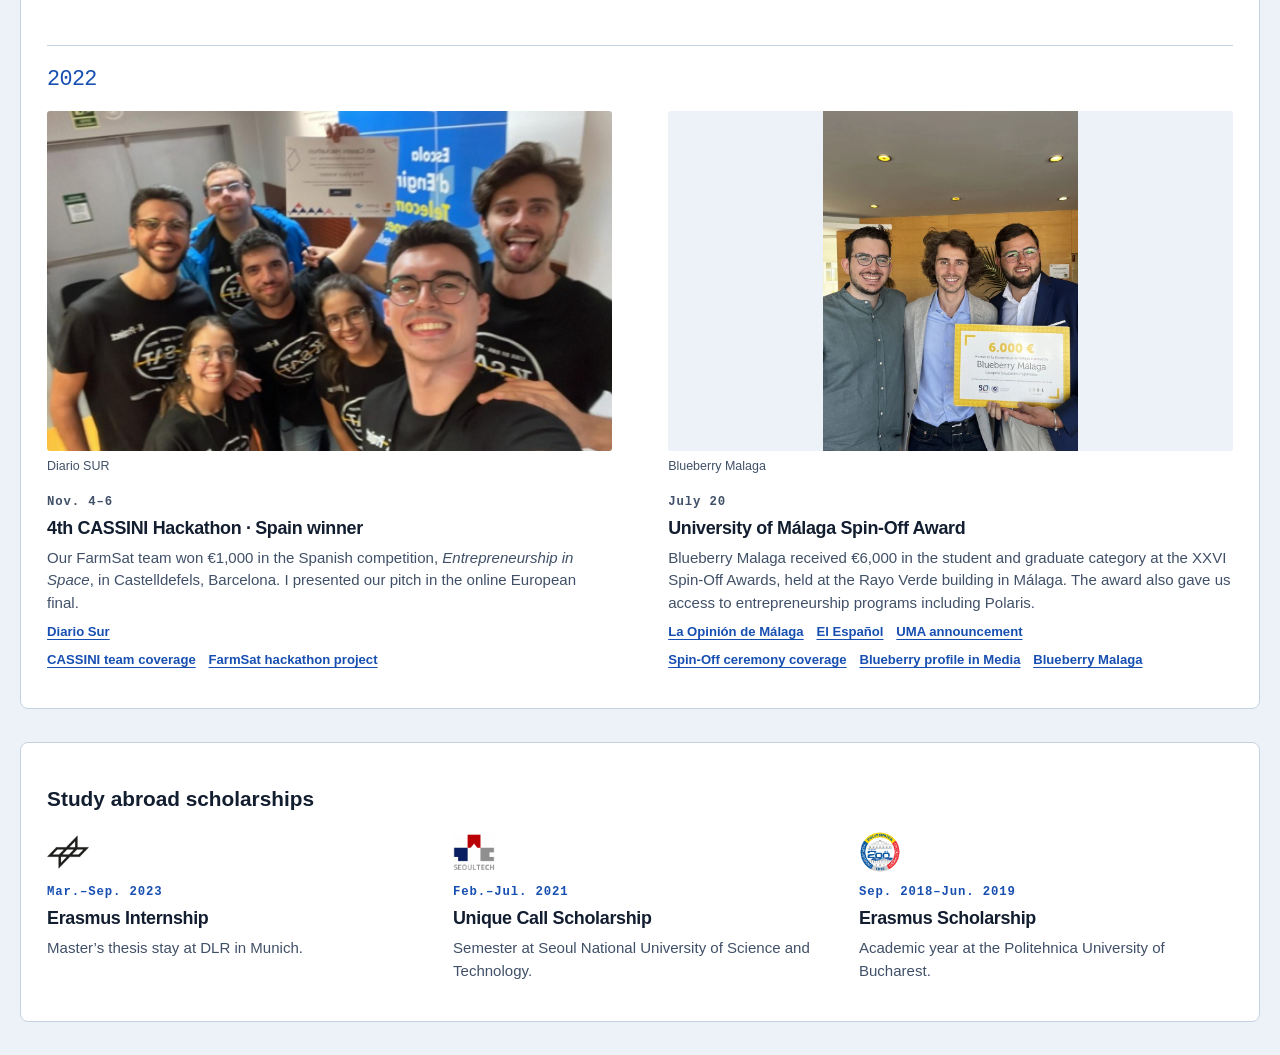
<file: awards.html>
<!doctype html>
<html lang="en">
  <head>
    <meta charset="UTF-8" />
    <meta name="viewport" content="width=device-width, initial-scale=1.0" />
    <link rel="icon" href="resources/favicon.svg" type="image/svg+xml" />
    <title>Awards | Federico Lozano-Cuadra</title>
    <meta name="description" content="Awards, fellowships, scholarships, and study abroad support for Federico Lozano-Cuadra." />
    <link rel="stylesheet" href="styles.css" />
    <link rel="stylesheet" href="portfolio.css">
    <script src="navigation.js" defer></script>
    <script src="constellations.js" defer></script>
  </head>
  <body>

    <div class="page-shell">
      <header class="site-header">
        <a class="wordmark" href="./" aria-label="Federico Lozano-Cuadra, home">Federico Lozano-Cuadra</a>
        <button class="menu-switch" type="button" aria-controls="primary-links" aria-expanded="false" hidden>Menu <span aria-hidden="true">☰</span></button>
        <nav class="site-nav" id="primary-links" aria-label="Primary navigation">
          <a href="./">Home</a>
          <a href="research/">Research</a>
          <a href="career.html">Career</a>
          <a href="entrepreneurship.html">Entrepreneurship</a>
          <a href="awards.html" aria-current="page">Awards</a>
          <a href="press.html">Events &amp; media</a>
          <a href="book.html" class="nav-book">Book me</a>
        </nav>
      </header>

      <main>
        <section class="panel" id="awards">
          <div class="collection-head">
            <h1>Awards</h1>
          </div>
          <section class="award-year" aria-labelledby="year-2026">
            <h2 id="year-2026">2026</h2>
            <div class="award-gallery">
              <article class="award-item" id="hackspain-award"><figure><a class="archive-photo " href="resources/events/hackspain-winners.webp" aria-label="Open photograph: Los Panaderos on stage with the HackSpain overall winner and HappyRobot track winner posters"><img src="resources/events/hackspain-winners.webp" width="1280" height="719" alt="Los Panaderos on stage with the HackSpain overall winner and HappyRobot track winner posters" loading="lazy"></a></figure><div class="award-copy"><p class="dateline">Sept. 20</p><h3>HackSpain · HappyRobot track winner</h3><p>Our wildfire response project won the HappyRobot challenge in Madrid.</p><div class="story-links"><a href="press.html#hackspain">Hackathon, demo and code</a></div></div></article><article class="award-item" id="thesis-award">
                <figure><a class="archive-photo" href="resources/awards/uma-thesis.webp" aria-label="Open full photograph: Recipients at the University of Málaga thesis awards ceremony"><img src="resources/awards/uma-thesis.webp" width="640" height="427" alt="Recipients at the University of Málaga thesis awards ceremony" loading="lazy"></a><figcaption>University of Málaga</figcaption></figure>
                <div class="award-copy">
                  <p class="dateline">Feb. 9</p>
                  <h3>Accésit, Cátedra de Comercio y Transformación Digital</h3>
                  <p>The University of Málaga recognized my master’s thesis on machine learning for satellite routing with a €250 accésit. I joined the ceremony remotely from my research stay at JPL.</p>
                  <div class="story-links"><a href="https://www.catedracomercio.uma.es/premios-2024-2025/">Cátedra de Comercio</a> <a href="https://www.uma.es/sala-de-prensa/noticias/premios-para-los-mejores-trabajos-universitarios-vinculados-al-comercio-y-la-transformacion-digital/">UMA press release</a></div>
                  <div class="story-links"><a href="press.html#uma-thesis-awards">Thesis award coverage</a></div>
                </div>
              </article>
            </div>
          </section>
          <section class="award-year" aria-labelledby="year-2025">
            <h2 id="year-2025">2025</h2>
            <div class="award-gallery"><article class="award-item award-portrait" id="malaguenos-2025"><figure><a class="archive-photo clipping" href="resources/awards/sur-100.webp" aria-label="Open full photograph: SUR profile of Federico at the Jet Propulsion Laboratory"><img src="resources/awards/sur-100.webp" width="1080" height="1834" alt="SUR profile of Federico at the Jet Propulsion Laboratory" loading="lazy"></a><figcaption>Diario SUR’s profile for the 100 Malagueños del Año, shared by Federico Lozano Cuadra.</figcaption></figure>
                <div class="award-copy">
                  <p class="dateline">Published Dec. 27</p>
                  <h3>100 Malagueños del Año 2025</h3>
                  <p>Diario SUR recognition for contributions to science and innovation (Malaga, Spain).</p>
                  <div class="story-links"><a href="https://www.diariosur.es/tecnologia/federico-lozano-estudiante-malagueno-mitico-laboratorio-jpl-20251224155007-nt.html">Diario Sur</a> <a href="https://es.linkedin.com/posts/federico-lozano-cuadra_tras-un-a%C3%B1o-incre%C3%ADble-diario-sur-ha-decidido-activity-7410698994428981248-i65M">Published clipping</a></div>
                  <div class="story-links"><a href="press.html#sur-100-malaguenos">SUR profile in Media</a></div>
                </div>
              </article>
              <article class="award-item" id="fulbright"><figure><a class="archive-photo " href="resources/press/junta-fulbright-2025.jpg" aria-label="Open photograph: Junta de Andalucía’s Fulbright fellowship coverage"><img src="resources/press/junta-fulbright-2025.jpg" width="930" height="548" alt="Junta de Andalucía’s Fulbright fellowship coverage" loading="lazy"></a></figure>
                <div class="award-copy">
                  <p class="dateline">Announced Apr. 12</p>
                  <h3>Fulbright Predoctoral Fellowship</h3>
                  <p>Awarded to conduct a 6-month Ph.D. research stay at NASA Jet Propulsion Laboratory and Johns Hopkins University; funding valued at EUR 60,000 (California and Maryland, USA).</p>
                  <div class="story-links"><a href="https://www.diariosur.es/sociedad/educacion/tres-estudiantes-uma-malaga-consiguen-beca-fulbright-20250412110315-nt.html">Diario Sur</a> <a href="https://www.juntadeandalucia.es/presidencia/portavoz/educacion/203686/becas/fulbrightjunta/permiten/andaluces/continuar/formacion/academica/investigadora/universidades/prestigiosas/eeuu">Junta de Andalucía</a></div>
                  <div class="story-links"><a href="press.html#sur-fulbright">SUR scholarship coverage</a> <a href="press.html#junta-fulbright">Junta press release in Media</a></div>
                </div>
              </article>
              <article class="award-item" id="imfahe"><figure><a class="archive-photo " href="resources/awards/uma-imfahe.webp" aria-label="Open photograph: Photograph from the University of Málaga’s IMFAHE fellowship announcement"><img src="resources/awards/uma-imfahe.webp" width="640" height="427" alt="Photograph from the University of Málaga’s IMFAHE fellowship announcement" loading="lazy"></a></figure>
                <div class="award-copy">
                  <p class="dateline">Mar</p>
                  <h3>IMFAHE Excellence Fellowship</h3>
                  <p>Awarded to conduct an international research visit abroad; fellowship value USD 5,100; selected among 120 students from 9 European universities (California, USA).</p>
                  <div class="story-links"><a href="https://www.uma.es/UMA-Empresa/noticias/un-doctorando-de-la-uma-investiga-en-el-jet-propulsion-laboratory-de-la-nasa/">UMA news</a> <a href="https://www.youtube.com/watch?v=FD3FzjfVyUA">IMFAHE Innovation Camp 2024</a></div>
                  <div class="story-links"><a href="press.html#uma-imfahe">UMA fellowship coverage</a> <a href="press.html#imfahe-camp">Innovation Camp in Media</a></div>
                </div>
              </article></div>
          </section>
          <section class="award-year" aria-labelledby="year-2024">
            <h2 id="year-2024">2024</h2>
            <div class="award-gallery"><article class="award-item" id="la-noria"><figure><a class="archive-photo" href="resources/awards/la-noria.webp" aria-label="Open full photograph: Finalists on stage at the La Noria social entrepreneurship gala"><img src="resources/awards/la-noria.webp" width="800" height="533" alt="Finalists on stage at the La Noria social entrepreneurship gala" loading="lazy"></a><figcaption>Blueberry Malaga at the La Noria finalists’ reception.</figcaption></figure>
                <div class="award-copy">
                  <p class="dateline">Nov. 20</p>
                  <h3>La Noria Social Entrepreneurship Awards · Finalist</h3>
                  <p>Blueberry Malaga was a finalist at the fifth La Noria awards. The Diputación de Málaga recognized the finalists at the Edgar Neville Auditorium in Málaga.</p>
                  <div class="story-links"><a href="https://www.linkedin.com/posts/federico-lozano-cuadra_activity-7267223110083358720-CTcU/">Blueberry announcement</a> <a href="https://www.youtube.com/watch?v=BKVKz1bbA5o&amp;t=1490s">Gala recording</a></div>
                  <div class="story-links"><a href="entrepreneurship.html#entrepreneurship">Blueberry Malaga</a></div>
                </div>
              </article>
              <article class="award-item award-portrait" id="icmlcn-grant"><figure><a class="archive-photo poster-photo" href="resources/events/icmlcn-poster.webp" aria-label="Open photograph: Presenting the satellite routing poster at IEEE ICMLCN in Stockholm"><img src="resources/events/icmlcn-poster.webp" width="753" height="1000" alt="Presenting the satellite routing poster at IEEE ICMLCN in Stockholm" loading="lazy"></a></figure>
                <div class="award-copy">
                  <p class="dateline">May</p>
                  <h3>IEEE Student Travel Grant</h3>
                  <p>Travel grant of EUR 650 for the IEEE ICMLCN 2024 conference (Stockholm, Sweden).</p>
                  <div class="story-links"><a href="https://www.linkedin.com/posts/federico-lozano-cuadra_student-presentations-activity-7192826065415790593-UNge">My IEEE conference post</a> <a href="research/#icmlcn-madrl">Distributed routing paper</a> <a href="research/#icmlcn-q-learning">Q-learning paper</a></div>
                </div>
              </article></div>
          </section>
          <section class="award-year" aria-labelledby="year-2023">
            <h2 id="year-2023">2023</h2>
            <div class="award-gallery">
              <article class="award-item" id="fpi">
                <figure><a class="archive-photo clipping" href="resources/press/sur-fpi.webp" aria-label="Open full photograph: Two-page SUR feature with interviews and photographs of three predoctoral researchers"><img src="resources/press/sur-fpi.webp" width="800" height="518" alt="Two-page SUR feature with interviews and photographs of three predoctoral researchers" loading="lazy"></a><figcaption>Diario SUR · Crónica Universitaria · April 2, 2024</figcaption></figure>
                <div class="award-copy">
                  <p class="dateline">Oct</p>
                  <h3>FPI Scholarship</h3>
                  <p>I was one of 16 researchers selected by the University of Málaga for a four-year doctoral contract, with €111,758 in public funding.</p>
                  <div class="story-links"><a href="press.html#fpi-coverage">SUR interview</a> <a href="https://www.linkedin.com/posts/federico-lozano-cuadra_phd-fpi-space-activity-7180958437785157635-P4tR/">My announcement</a></div>
                </div>
              </article>
            </div>
          </section>
          <section class="award-year" aria-labelledby="year-2022">
            <h2 id="year-2022">2022</h2>
            <div class="award-gallery">
              <article class="award-item" id="cassini">
                <figure><a class="archive-photo" href="resources/press/diario-sur-hackathon-2022.jpg" aria-label="Open full photograph: The FarmSat team after winning the Spanish CASSINI hackathon"><img src="resources/press/diario-sur-hackathon-2022.jpg" width="1248" height="770" alt="The FarmSat team after winning the Spanish CASSINI hackathon" loading="lazy"></a><figcaption>Diario SUR</figcaption></figure>
                <div class="award-copy">
                  <p class="dateline">Nov. 4–6</p>
                  <h3>4th CASSINI Hackathon · Spain winner</h3>
                  <p>Our FarmSat team won €1,000 in the Spanish competition, <em>Entrepreneurship in Space</em>, in Castelldefels, Barcelona. I presented our pitch in the online European final.</p>
                  <div class="story-links"><a href="https://www.diariosur.es/tecnologia/alumnos-uma-malaga-finalistas-hackaton-europeo-20221109114212-nt.html">Diario Sur</a></div>
                  <div class="story-links"><a href="press.html#sur-cassini">CASSINI team coverage</a> <a href="press.html#farmsat">FarmSat hackathon project</a></div>
                </div>
              </article>
              <article class="award-item award-portrait" id="uma-spin-off">
                <figure><a class="archive-photo spin-photo" href="resources/awards/uma-spin-off.webp" aria-label="Open full photograph: The Blueberry Malaga team holding its €6,000 Spin-Off award"><img src="resources/awards/uma-spin-off.webp" width="800" height="1067" alt="The Blueberry Malaga team holding its €6,000 Spin-Off award" loading="lazy"></a><figcaption>Blueberry Malaga</figcaption></figure>
                <div class="award-copy">
                  <p class="dateline">July 20</p>
                  <h3>University of Málaga Spin-Off Award</h3>
                  <p>Blueberry Malaga received €6,000 in the student and graduate category at the XXVI Spin-Off Awards, held at the Rayo Verde building in Málaga. The award also gave us access to entrepreneurship programs including Polaris.</p>
                  <div class="story-links"><a href="https://www.laopiniondemalaga.es/malaga/2022/07/21/concurso-spin-off-entrega-total-68550741.html">La Opinión de Málaga</a> <a href="https://www.elespanol.com/malaga/economia/tecnologia/20230112/malaga-tecnologica-cuela-colegios-programacion-ingles-ensena/732926986_0.html">El Español</a> <a href="https://www.uma.es/sala-de-prensa/noticias/una-plataforma-para-la-integracion-de-la-compraventa-de-energia-primer-premio-del-concurso-spin-/">UMA announcement</a></div>
                  <div class="story-links"><a href="press.html#spin-off-coverage">Spin-Off ceremony coverage</a> <a href="press.html#blueberry-profile">Blueberry profile in Media</a> <a href="entrepreneurship.html#entrepreneurship">Blueberry Malaga</a></div>
                </div>
              </article>
            </div>
          </section>
        </section>
        <section aria-labelledby="abroad" class="abroad"><h2 id="abroad">Study abroad scholarships</h2><div class="award-gallery"><article class="award-item scholarship"><div class="award-copy"><img class="host-mark" src="resources/logos/inst-dlr.png" alt="DLR" width="50" height="48">
              <p class="dateline">Mar.–Sep. 2023</p>
              
                <h3>Erasmus Internship</h3>
                <p class="entry-text">Master’s thesis stay at DLR in Munich.</p>
              </div>
            </article><article class="award-item scholarship"><div class="award-copy"><img class="host-mark" src="resources/logos/inst-seoultech.png" alt="SeoulTech" width="50" height="48">
              <p class="dateline">Feb.–Jul. 2021</p>
              
                <h3>Unique Call Scholarship</h3>
                <p class="entry-text">
                  Semester at Seoul National University of Science and
                  Technology.
                </p>
              </div>
            </article><article class="award-item scholarship"><div class="award-copy"><img class="host-mark" src="resources/logos/inst-upb.png" alt="Politehnica University of Bucharest" width="50" height="48">
              <p class="dateline">Sep. 2018–Jun. 2019</p>
              
                <h3>Erasmus Scholarship</h3>
                <p class="entry-text">
                  Academic year at the Politehnica University of Bucharest.
                </p>
              </div>
            </article></div>
        </section>
      </main>

    </div>
  </body>
</html>
</file>
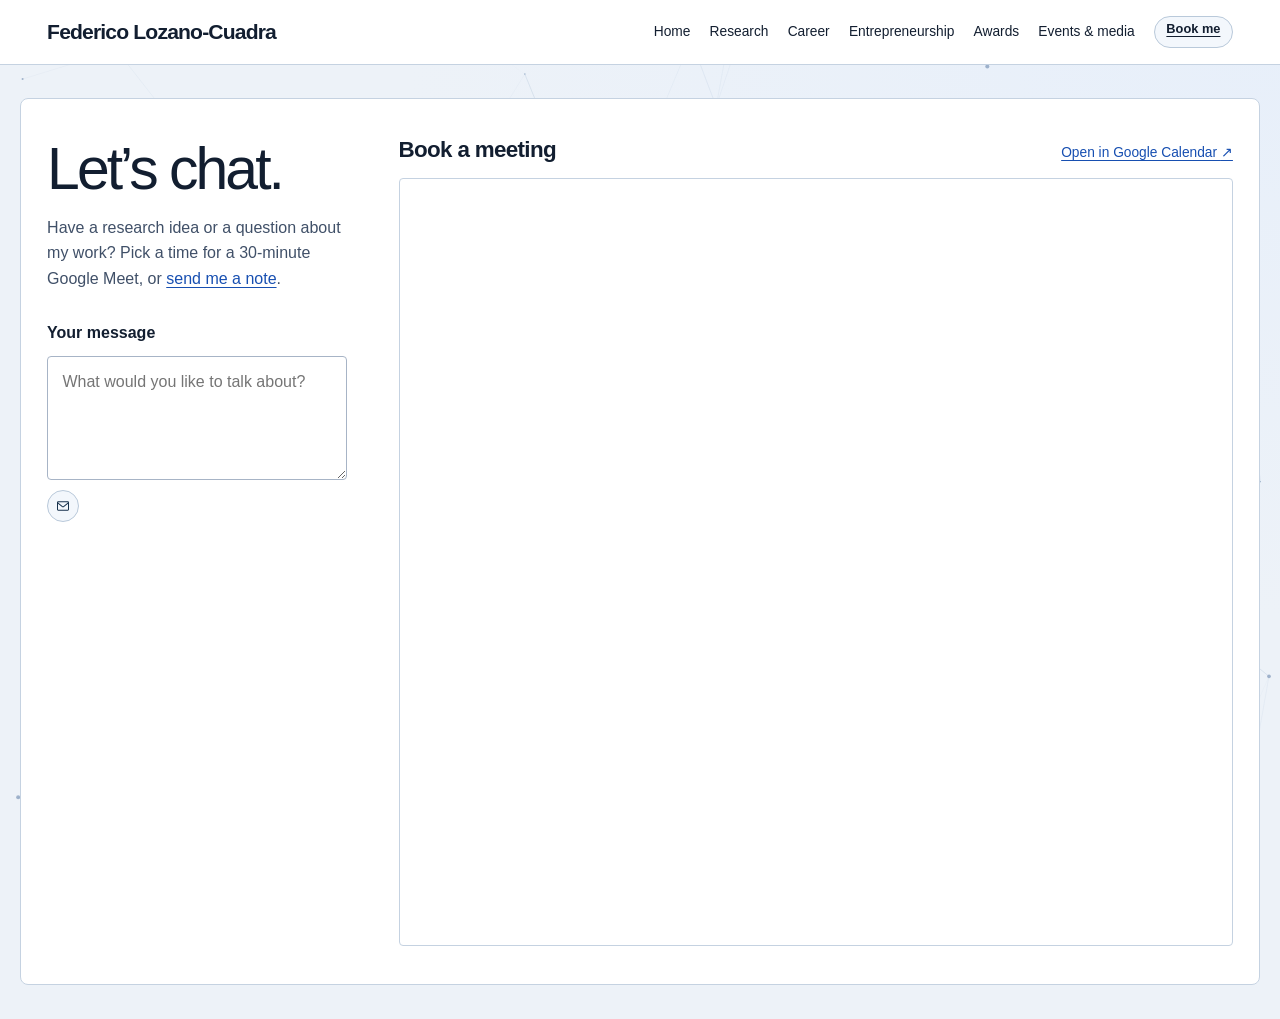
<file: book.html>
<!doctype html>
<html lang="en">
  <head>
    <meta charset="UTF-8" />
    <meta name="viewport" content="width=device-width, initial-scale=1.0" />
    <link rel="icon" href="resources/favicon.svg" type="image/svg+xml" />
    <title>Book me | Federico Lozano-Cuadra</title>
    <meta
      name="description"
      content="Book a 30-minute meeting with Federico Lozano-Cuadra."
    />
    <link rel="stylesheet" href="styles.css" />
    <link rel="stylesheet" href="portfolio.css">
    <script src="navigation.js" defer></script>
    <script src="booking.js" defer></script>
    <script src="constellations.js" defer></script>
  </head>
  <body>

    <div class="page-shell">
      <header class="site-header">
        <a class="wordmark" href="./" aria-label="Federico Lozano-Cuadra, home">Federico Lozano-Cuadra</a>
        <button class="menu-switch" type="button" aria-controls="primary-links" aria-expanded="false" hidden>Menu <span aria-hidden="true">☰</span></button>
        <nav class="site-nav" id="primary-links" aria-label="Primary navigation">
          <a href="./">Home</a>
          <a href="research/">Research</a>
          <a href="career.html">Career</a>
          <a href="entrepreneurship.html">Entrepreneurship</a>
          <a href="awards.html">Awards</a>
          <a href="press.html">Events &amp; media</a>
          <a href="book.html" class="nav-book" aria-current="page">Book me</a>
        </nav>
      </header>

      <main>
        <section class="panel booking-page" aria-labelledby="booking-title">
          <div class="booking-intro">
            <h1 id="booking-title">Let’s chat.</h1>
            <p>Have a research idea or a question about my work? Pick a time for a 30-minute Google Meet, or <a href="#booking-message">send me a note</a>.</p>
          </div>
          <div class="booking-calendar">
            <div class="booking-calendar-header">
              <h2>Book a meeting</h2>
              <a href="https://calendar.google.com/calendar/appointments/schedules/AcZssZ27-ELg4kFVZHBnlqfxKuWe0vO4KwoxXav23JXqBrF0_kxCr_OLRl2mFDdGAApO9P7wXeBcHrn_" target="_blank" rel="noopener noreferrer">Open in Google Calendar <span aria-hidden="true">↗</span></a>
            </div>
            <iframe title="Choose a time for a 30-minute meeting with Federico" src="https://calendar.google.com/calendar/appointments/schedules/AcZssZ27-ELg4kFVZHBnlqfxKuWe0vO4KwoxXav23JXqBrF0_kxCr_OLRl2mFDdGAApO9P7wXeBcHrn_?gv=true"></iframe>
          </div>
          <form class="booking-note" action="mailto:federico.lozano.cuadra@gmail.com" method="get">
            <label for="booking-message">Your message</label>
            <input type="hidden" name="subject" value="Let’s connect">
            <textarea id="booking-message" name="body" rows="4" placeholder="What would you like to talk about?"></textarea>
            <button type="submit" aria-label="Open an email draft to Federico" title="Open email draft">
              <svg class="social-icon" viewBox="0 0 24 24" aria-hidden="true">
                <path d="M3 6.75A1.75 1.75 0 0 1 4.75 5h14.5A1.75 1.75 0 0 1 21 6.75v10.5A1.75 1.75 0 0 1 19.25 19H4.75A1.75 1.75 0 0 1 3 17.25V6.75Zm1.75-.25a.25.25 0 0 0-.17.43L12 12.83l7.42-5.9a.25.25 0 0 0-.17-.43H4.75Zm14.75 10.73V8.47l-6.57 5.22a1.5 1.5 0 0 1-1.86 0L4.5 8.47v8.76c0 .14.11.25.25.25h14.5a.25.25 0 0 0 .25-.25Z" />
              </svg>
            </button>
          </form>
        </section>
      </main>
    </div>
  </body>
</html>
</file>
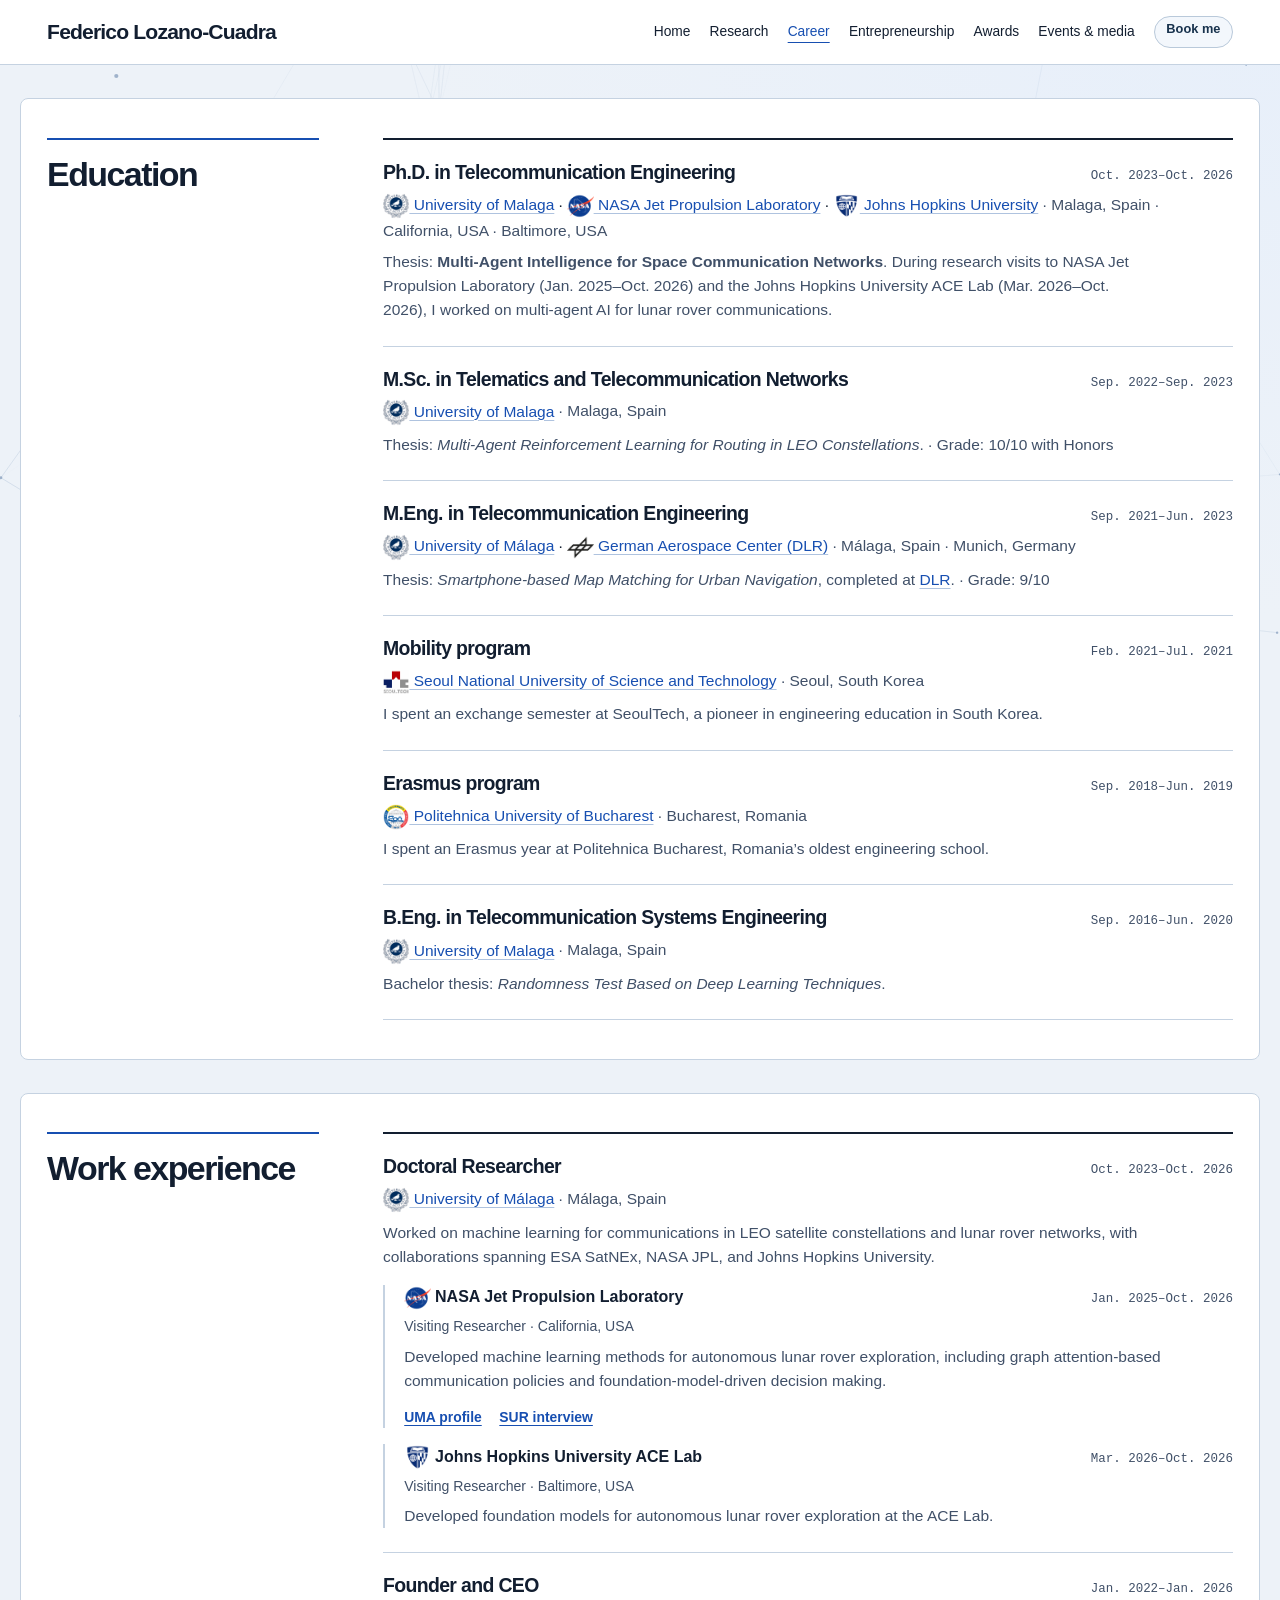
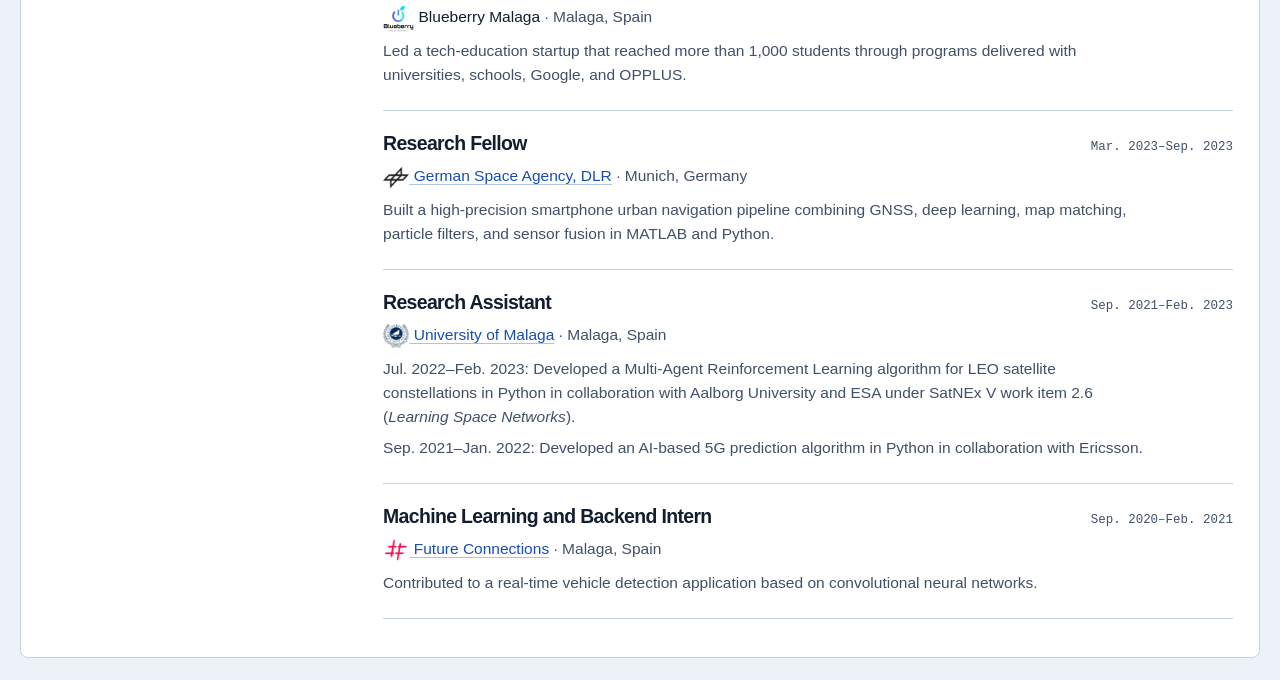
<file: career.html>
<!doctype html>
<html lang="en">
  <head>
    <meta charset="UTF-8" />
    <meta name="viewport" content="width=device-width, initial-scale=1.0" />
    <link rel="icon" href="resources/favicon.svg" type="image/svg+xml" />
    <title>Career | Federico Lozano-Cuadra</title>
    <meta name="description" content="Education and work experience of Federico Lozano-Cuadra." />
    <link rel="stylesheet" href="styles.css" />
    <link rel="stylesheet" href="portfolio.css">
    <script src="navigation.js" defer></script>
    <script src="constellations.js" defer></script>
  </head>
  <body>

    <div class="page-shell">
      <header class="site-header">
        <a class="wordmark" href="./" aria-label="Federico Lozano-Cuadra, home">Federico Lozano-Cuadra</a>
        <button class="menu-switch" type="button" aria-controls="primary-links" aria-expanded="false" hidden>Menu <span aria-hidden="true">☰</span></button>
        <nav class="site-nav" id="primary-links" aria-label="Primary navigation">
          <a href="./">Home</a>
          <a href="research/">Research</a>
          <a href="career.html" aria-current="page">Career</a>
          <a href="entrepreneurship.html">Entrepreneurship</a>
          <a href="awards.html">Awards</a>
          <a href="press.html">Events &amp; media</a>
          <a href="book.html" class="nav-book">Book me</a>
        </nav>
      </header>

      <main class="career-page">
        <h1 class="career-page-title">Career</h1>
        <section class="career-section" id="studies" aria-labelledby="studies-title">
          <h2 id="studies-title">Education</h2>
          <div class="career-list">
            <article class="career-entry">
              <header class="career-entry-heading">
                <h3>Ph.D. in Telecommunication Engineering</h3>
                <p class="career-period">Oct. 2023–Oct. 2026</p>
              </header>
              <p class="career-affiliation"><a href="https://www.uma.es" target="_blank" rel="noopener noreferrer"><img class="career-logo" src="resources/logos/inst-uma.png" alt="" width="128" height="128" decoding="async">&nbsp;University of Malaga</a> · <a href="https://www.jpl.nasa.gov/" target="_blank" rel="noopener noreferrer"><img class="career-logo" src="resources/logos/inst-nasa.png" alt="" width="128" height="128" decoding="async">&nbsp;NASA Jet Propulsion Laboratory</a> · <a href="https://acelab.me.jhu.edu/" target="_blank" rel="noopener noreferrer"><img class="career-logo" src="resources/logos/inst-jhu.png" alt="" width="128" height="128" decoding="async">&nbsp;Johns Hopkins University</a> <span class="career-place">· Malaga, Spain · California, USA · Baltimore, USA</span></p>
              <p class="career-detail">Thesis: <strong>Multi-Agent Intelligence for Space Communication Networks</strong>. During research visits to NASA Jet Propulsion Laboratory (Jan. 2025–Oct. 2026) and the Johns Hopkins University ACE Lab (Mar. 2026–Oct. 2026), I worked on multi-agent AI for lunar rover communications.</p>
            </article>
            <article class="career-entry">
              <header class="career-entry-heading">
                <h3>M.Sc. in Telematics and Telecommunication Networks</h3>
                <p class="career-period">Sep. 2022–Sep. 2023</p>
              </header>
              <p class="career-affiliation"><a href="https://www.uma.es" target="_blank" rel="noopener noreferrer"><img class="career-logo" src="resources/logos/inst-uma.png" alt="" width="128" height="128" decoding="async">&nbsp;University of Malaga</a> <span class="career-place">· Malaga, Spain</span></p>
              <p class="career-detail">Thesis: <em>Multi-Agent Reinforcement Learning for Routing in LEO Constellations</em>. <span class="entry-grade">· Grade: 10/10 with Honors</span></p>
            </article>
            <article class="career-entry">
              <header class="career-entry-heading">
                <h3>M.Eng. in Telecommunication Engineering</h3>
                <p class="career-period">Sep. 2021–Jun. 2023</p>
              </header>
              <p class="career-affiliation"><a href="https://www.uma.es" target="_blank" rel="noopener noreferrer"><img class="career-logo" src="resources/logos/inst-uma.png" alt="" width="128" height="128" decoding="async">&nbsp;University of Málaga</a> · <a href="https://www.dlr.de/en" target="_blank" rel="noopener noreferrer"><img class="career-logo" src="resources/logos/inst-dlr.png" alt="" width="128" height="128" decoding="async">&nbsp;German Aerospace Center (DLR)</a> <span class="career-place">· Málaga, Spain · Munich, Germany</span></p>
              <p class="career-detail">Thesis: <em>Smartphone-based Map Matching for Urban Navigation</em>, completed at <a href="https://www.dlr.de/en" target="_blank" rel="noopener noreferrer">DLR</a>. <span class="entry-grade">· Grade: 9/10</span></p>
            </article>
            <article class="career-entry">
              <header class="career-entry-heading">
                <h3>Mobility program</h3>
                <p class="career-period">Feb. 2021–Jul. 2021</p>
              </header>
              <p class="career-affiliation"><a href="https://www.seoultech.ac.kr" target="_blank" rel="noopener noreferrer"><img class="career-logo" src="resources/logos/inst-seoultech.png" alt="" width="114" height="114" decoding="async">&nbsp;Seoul National University of Science and Technology</a> <span class="career-place">· Seoul, South Korea</span></p>
              <p class="career-detail">I spent an exchange semester at SeoulTech, a pioneer in engineering education in South Korea.</p>
            </article>
            <article class="career-entry">
              <header class="career-entry-heading">
                <h3>Erasmus program</h3>
                <p class="career-period">Sep. 2018–Jun. 2019</p>
              </header>
              <p class="career-affiliation"><a href="https://upb.ro/en/" target="_blank" rel="noopener noreferrer"><img class="career-logo" src="resources/logos/inst-upb.png" alt="" width="270" height="270" decoding="async">&nbsp;Politehnica University of Bucharest</a> <span class="career-place">· Bucharest, Romania</span></p>
              <p class="career-detail">I spent an Erasmus year at Politehnica Bucharest, Romania’s oldest engineering school.</p>
            </article>
            <article class="career-entry">
              <header class="career-entry-heading">
                <h3>B.Eng. in Telecommunication Systems Engineering</h3>
                <p class="career-period">Sep. 2016–Jun. 2020</p>
              </header>
              <p class="career-affiliation"><a href="https://www.uma.es" target="_blank" rel="noopener noreferrer"><img class="career-logo" src="resources/logos/inst-uma.png" alt="" width="128" height="128" decoding="async">&nbsp;University of Malaga</a> <span class="career-place">· Malaga, Spain</span></p>
              <p class="career-detail">Bachelor thesis: <em>Randomness Test Based on Deep Learning Techniques</em>.</p>
            </article>
          </div>
        </section>
        <section class="career-section" id="experience" aria-labelledby="experience-title">
          <h2 id="experience-title">Work experience</h2>
          <div class="career-list">
            <article class="career-entry">
              <header class="career-entry-heading">
                <h3>Doctoral Researcher</h3>
                <p class="career-period">Oct. 2023–Oct. 2026</p>
              </header>
              <p class="career-affiliation"><a href="https://www.uma.es" target="_blank" rel="noopener noreferrer"><img class="career-logo" src="resources/logos/inst-uma.png" alt="" width="128" height="128" decoding="async">&nbsp;University of Málaga</a> <span class="career-place">· Málaga, Spain</span></p>
              <p class="career-detail">Worked on machine learning for communications in LEO satellite constellations and lunar rover networks, with collaborations spanning ESA SatNEx, NASA JPL, and Johns Hopkins University.</p>
              <section class="research-visit" id="nasa-jpl">
                <header class="career-entry-heading">
                  <h4><a href="https://www.jpl.nasa.gov/" target="_blank" rel="noopener noreferrer"><img class="career-logo" src="resources/logos/inst-nasa.png" alt="" width="128" height="128" decoding="async">&nbsp;NASA Jet Propulsion Laboratory</a></h4>
                  <p class="career-period">Jan. 2025–Oct. 2026</p>
                </header>
                <p class="visit-role">Visiting Researcher · California, USA</p>
                <p class="career-detail">Developed machine learning methods for autonomous lunar rover exploration, including graph attention-based communication policies and foundation-model-driven decision making.</p>
                <div class="story-links"><a href="press.html#uma-imfahe">UMA profile</a> <a href="press.html#sur-jpl">SUR interview</a></div>
              </section>
              <section class="research-visit" id="jhu-ace">
                <header class="career-entry-heading">
                  <h4><a href="https://acelab.me.jhu.edu/" target="_blank" rel="noopener noreferrer"><img class="career-logo" src="resources/logos/inst-jhu.png" alt="" width="128" height="128" decoding="async">&nbsp;Johns Hopkins University ACE Lab</a></h4>
                  <p class="career-period">Mar. 2026–Oct. 2026</p>
                </header>
                <p class="visit-role">Visiting Researcher · Baltimore, USA</p>
                <p class="career-detail">Developed foundation models for autonomous lunar rover exploration at the ACE Lab.</p>
              </section>
            </article>
            <article class="career-entry">
              <header class="career-entry-heading">
                <h3>Founder and CEO</h3>
                <p class="career-period">Jan. 2022–Jan. 2026</p>
              </header>
              <p class="career-affiliation"><img class="career-logo" src="resources/logos/inst-blueberry-malaga.png" alt="" width="1278" height="1083" decoding="async">&nbsp;Blueberry Malaga <span class="career-place">· Malaga, Spain</span></p>
              <p class="career-detail">Led a tech-education startup that reached more than 1,000 students through programs delivered with universities, schools, Google, and OPPLUS.</p>
            </article>
            <article class="career-entry">
              <header class="career-entry-heading">
                <h3>Research Fellow</h3>
                <p class="career-period">Mar. 2023–Sep. 2023</p>
              </header>
              <p class="career-affiliation"><a href="https://www.dlr.de/en" target="_blank" rel="noopener noreferrer"><img class="career-logo" src="resources/logos/inst-dlr.png" alt="" width="128" height="128" decoding="async">&nbsp;German Space Agency, DLR</a> <span class="career-place">· Munich, Germany</span></p>
              <p class="career-detail">Built a high-precision smartphone urban navigation pipeline combining GNSS, deep learning, map matching, particle filters, and sensor fusion in MATLAB and Python.</p>
            </article>
            <article class="career-entry">
              <header class="career-entry-heading">
                <h3>Research Assistant</h3>
                <p class="career-period">Sep. 2021–Feb. 2023</p>
              </header>
              <p class="career-affiliation"><a href="https://www.uma.es" target="_blank" rel="noopener noreferrer"><img class="career-logo" src="resources/logos/inst-uma.png" alt="" width="128" height="128" decoding="async">&nbsp;University of Malaga</a> <span class="career-place">· Malaga, Spain</span></p>
              <p class="career-detail">Jul. 2022–Feb. 2023: Developed a Multi-Agent Reinforcement Learning algorithm for LEO satellite constellations in Python in collaboration with Aalborg University and ESA under SatNEx V work item 2.6 (<em>Learning Space Networks</em>).</p>
              <p class="career-detail">Sep. 2021–Jan. 2022: Developed an AI-based 5G prediction algorithm in Python in collaboration with Ericsson.</p>
            </article>
            <article class="career-entry">
              <header class="career-entry-heading">
                <h3>Machine Learning and Backend Intern</h3>
                <p class="career-period">Sep. 2020–Feb. 2021</p>
              </header>
              <p class="career-affiliation"><a href="https://futureconnections.es" target="_blank" rel="noopener noreferrer"><img class="career-logo" src="resources/logos/inst-future-connections.png" alt="" width="128" height="128" decoding="async">&nbsp;Future Connections</a> <span class="career-place">· Malaga, Spain</span></p>
              <p class="career-detail">Contributed to a real-time vehicle detection application based on convolutional neural networks.</p>
            </article>
          </div>
        </section>
      </main>

    </div>
  </body>
</html>
</file>
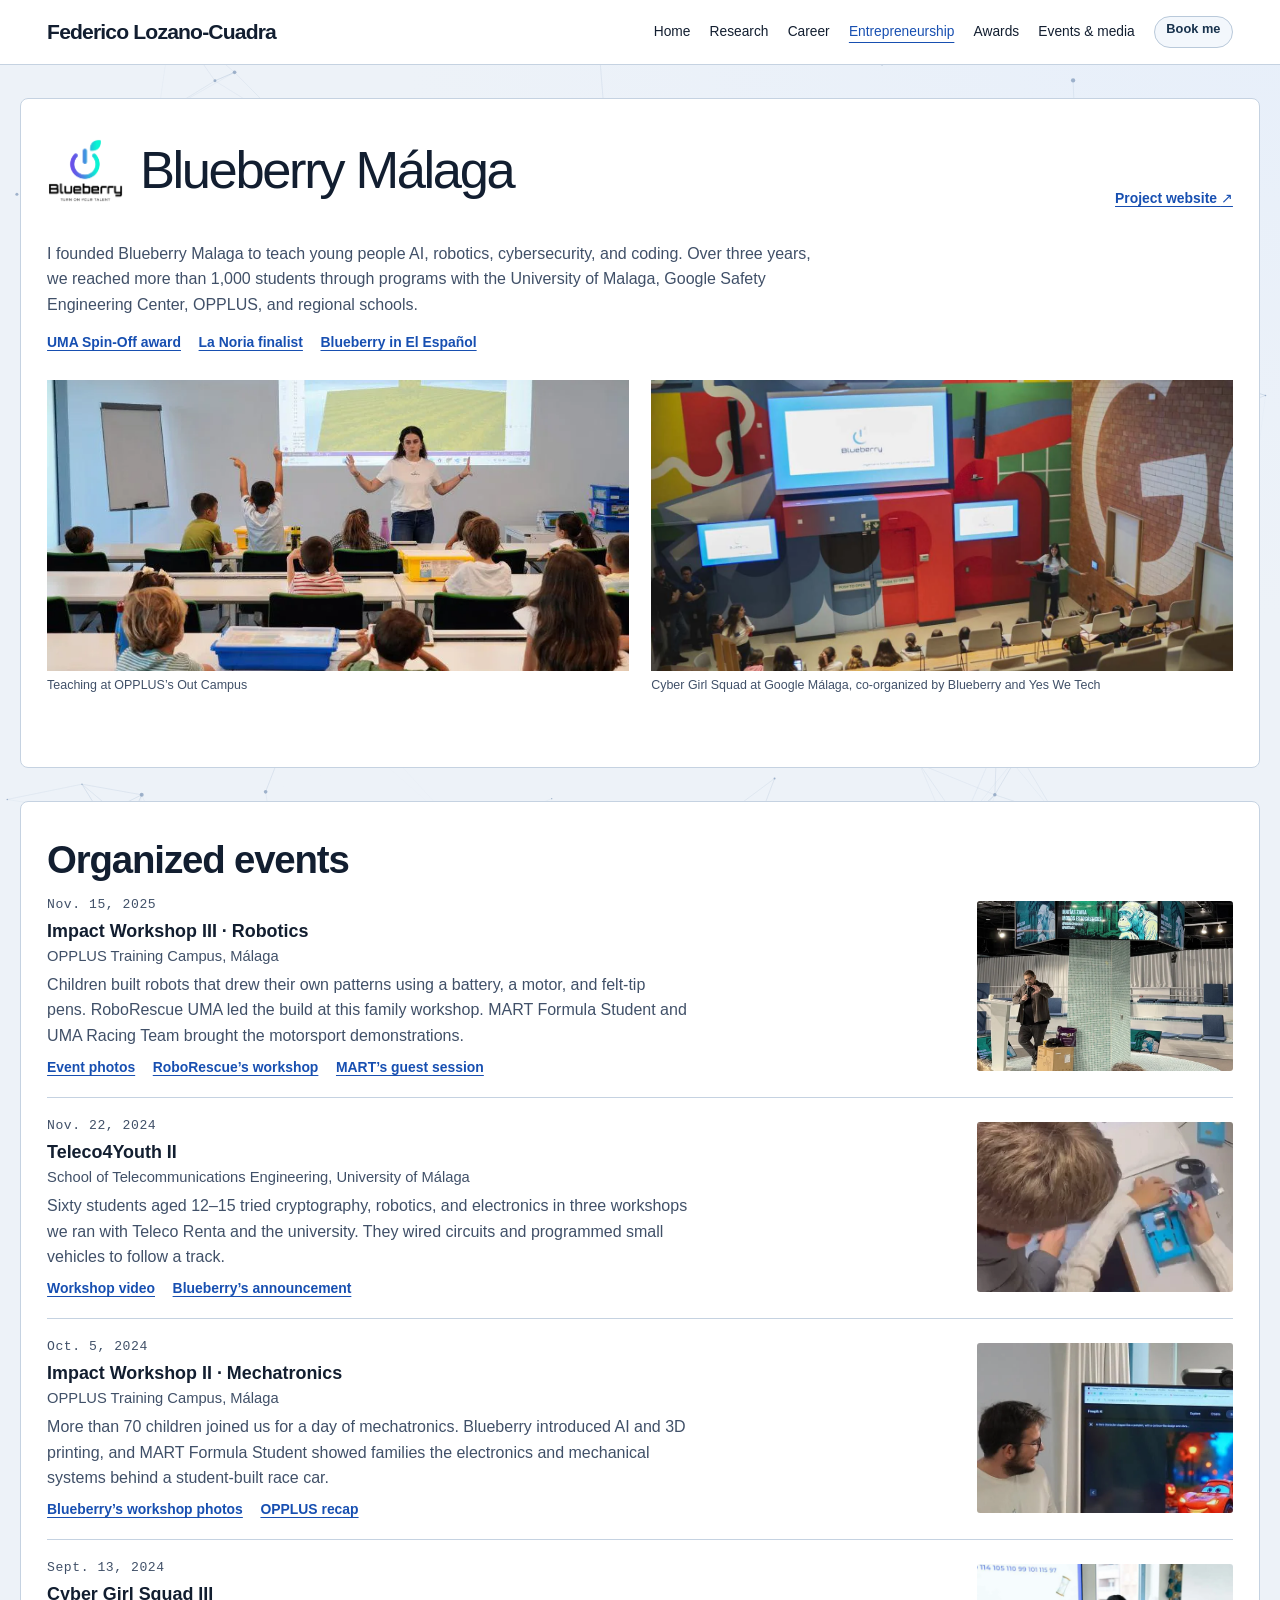
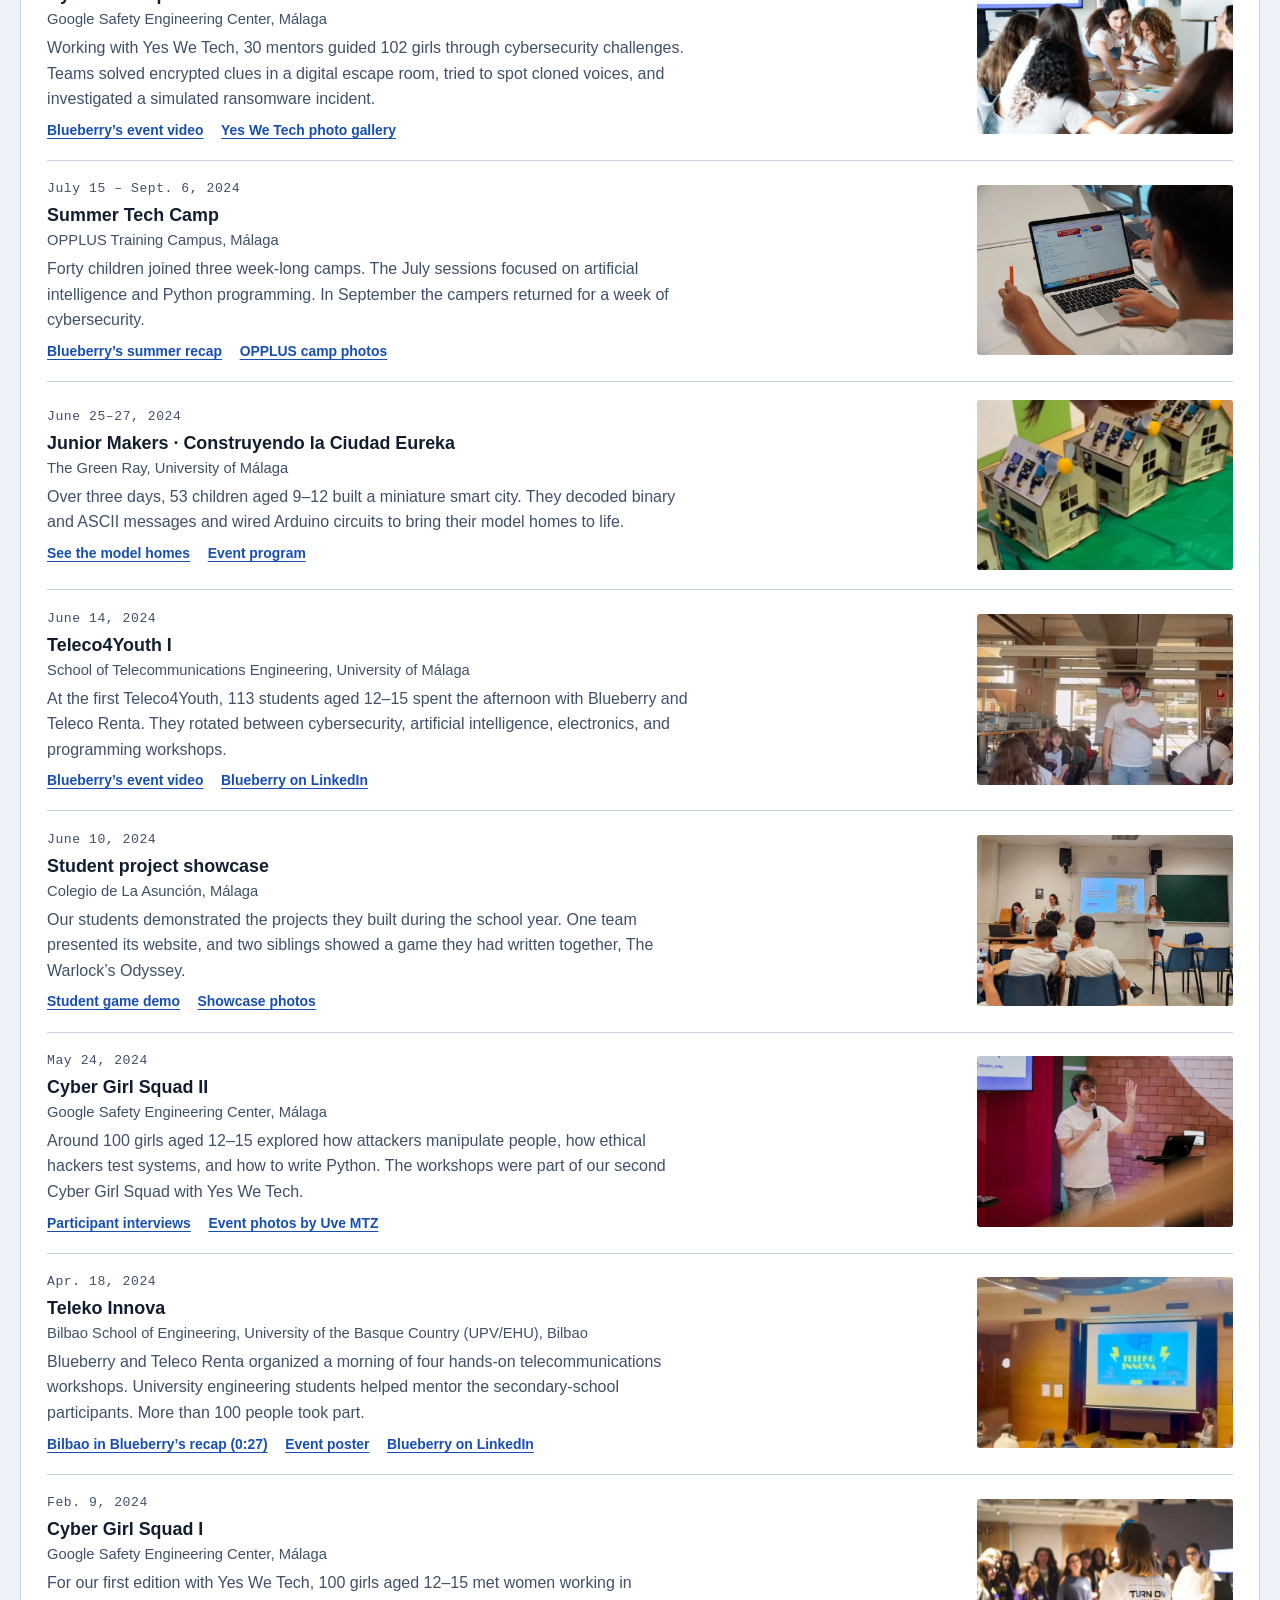
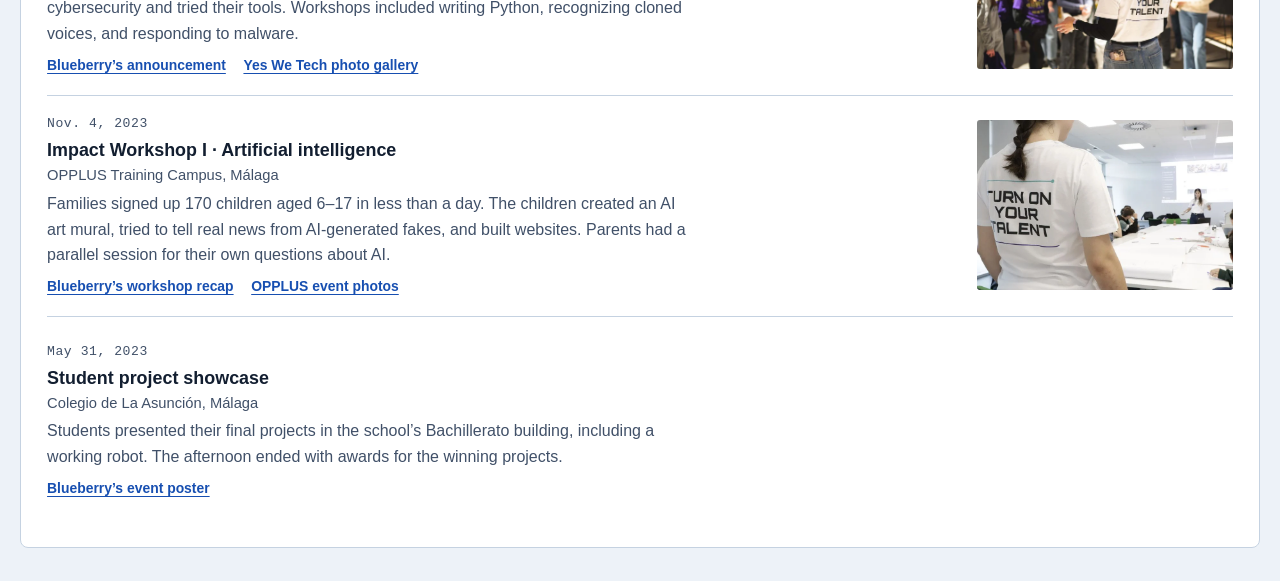
<file: entrepreneurship.html>
<!doctype html>
<html lang="en">
  <head>
    <meta charset="UTF-8" />
    <meta name="viewport" content="width=device-width, initial-scale=1.0" />
    <link rel="icon" href="resources/favicon.svg" type="image/svg+xml" />
    <title>Entrepreneurship | Federico Lozano-Cuadra</title>
    <meta name="description" content="Entrepreneurship and ventures by Federico Lozano-Cuadra." />
    <link rel="stylesheet" href="styles.css" />
    <link rel="stylesheet" href="portfolio.css">
    <script src="navigation.js" defer></script>
    <script src="constellations.js" defer></script>
  </head>
  <body>

    <div class="page-shell">
      <header class="site-header">
        <a class="wordmark" href="./" aria-label="Federico Lozano-Cuadra, home">Federico Lozano-Cuadra</a>
        <button class="menu-switch" type="button" aria-controls="primary-links" aria-expanded="false" hidden>Menu <span aria-hidden="true">☰</span></button>
        <nav class="site-nav" id="primary-links" aria-label="Primary navigation">
          <a href="./">Home</a>
          <a href="research/">Research</a>
          <a href="career.html">Career</a>
          <a href="entrepreneurship.html" aria-current="page">Entrepreneurship</a>
          <a href="awards.html">Awards</a>
          <a href="press.html">Events &amp; media</a>
          <a href="book.html" class="nav-book">Book me</a>
        </nav>
      </header>

      <main>
        <section class="panel" id="entrepreneurship">
          <header class="collection-head">
            <div class="venture-brand"><img src="resources/logos/inst-blueberry-malaga.png" alt="" width="64" height="54"><h1>Blueberry Málaga</h1></div>
            <a href="https://fedeloz.github.io/blueberry-malaga/">Project website <span aria-hidden="true">↗</span></a>
          </header>
          <p>
            I founded Blueberry Malaga to teach young people AI, robotics, cybersecurity, and coding.
            Over three years, we reached more than 1,000 students through programs with the
            University of Malaga, Google Safety Engineering Center, OPPLUS, and regional schools.
          </p>
          <div class="story-links"><a href="awards.html#uma-spin-off">UMA Spin-Off award</a> <a href="awards.html#la-noria">La Noria finalist</a> <a href="press.html#blueberry-profile">Blueberry in El Español</a></div>
          <div class="venture-photos">
            <figure>
              <a class="archive-photo " href="resources/events/opplus-class.webp" aria-label="Open photograph: A Blueberry instructor leads a family workshop at OPPLUS"><img src="resources/events/opplus-class.webp" width="800" height="533" alt="A Blueberry instructor leads a family workshop at OPPLUS" loading="lazy"></a>
              <figcaption>
              <a href="https://es.linkedin.com/posts/opplus_el-s%C3%A1bado-tuvo-lugar-la-tercera-sesi%C3%B3n-de-activity-7249343611195019264-3aoq">Teaching at OPPLUS’s Out Campus</a></figcaption>
            </figure>
            <figure>
              <a class="archive-photo" href="resources/events/blueberry-cyber-girl-squad-google.webp"><img src="resources/events/blueberry-cyber-girl-squad-google.webp" width="1280" height="854" alt="A presenter addresses the Cyber Girl Squad audience at Google Málaga with the Blueberry logo projected above the stage." loading="lazy"></a>
              <figcaption><a href="https://www.yeswetech.org/eventos/cybergirl-squad-1/resumen-cybergirl-squad-1/">Cyber Girl Squad at Google Málaga, co-organized by Blueberry and Yes We Tech</a></figcaption>
            </figure>
          </div>
        </section>
        <section class="panel" aria-labelledby="blueberry-events">
          <h2 class="subsection-block-title" id="blueberry-events">Organized events</h2>
          <div class="timeline venture-events">
            <article class="timeline-item venture-event" id="impact-robotics">
              <div class="entry-body">
                <p class="timeline-period"><time datetime="2025-11-15">Nov. 15, 2025</time></p>
                <h3>Impact Workshop III · Robotics</h3>
                <p class="entry-org">OPPLUS Training Campus, Málaga</p>
                <p class="entry-text">Children built robots that drew their own patterns using a battery, a motor, and felt-tip pens. RoboRescue UMA led the build at this family workshop. MART Formula Student and UMA Racing Team brought the motorsport demonstrations.</p>
                <div class="story-links">
                  <a href="https://es.linkedin.com/posts/ana-sanchez-trujillo_hoy-los-m%C3%A1s-peque%C3%B1os-han-vuelto-a-ser-los-activity-7395497959217565696-8P_q">Event photos</a>
                  <a href="https://es.linkedin.com/posts/francisco-javier-aguayo-hern%C3%A1ndez-10a50b295_rob%C3%B3tica-stem-educaci%C3%B3n-activity-7397544375318294528-6wRo">RoboRescue’s workshop</a>
                  <a href="https://www.instagram.com/mart__fs/p/DRKFwytirtp/">MART’s guest session</a>
                </div>
              </div>
              <a class="archive-photo venture-event-photo" href="resources/events/blueberry/impact-robotics.webp">
                <img src="resources/events/blueberry/impact-robotics.webp" width="864" height="1152" alt="A presenter speaks to families at the OPPLUS robotics event." loading="lazy" decoding="async">
              </a>
            </article>
            <article class="timeline-item venture-event" id="teleco4youth-ii">
              <div class="entry-body">
                <p class="timeline-period"><time datetime="2024-11-22">Nov. 22, 2024</time></p>
                <h3>Teleco4Youth II</h3>
                <p class="entry-org">School of Telecommunications Engineering, University of Málaga</p>
                <p class="entry-text">Sixty students aged 12–15 tried cryptography, robotics, and electronics in three workshops we ran with Teleco Renta and the university. They wired circuits and programmed small vehicles to follow a track.</p>
                <div class="story-links">
                  <a href="https://www.instagram.com/blueberry_malaga/reel/DDe1tXFIkol/">Workshop video</a>
                  <a href="https://www.instagram.com/blueberry_malaga/reel/DCe4x_Ro9Ei/">Blueberry’s announcement</a>
                </div>
              </div>
              <a class="archive-photo venture-event-photo" href="resources/events/blueberry/teleco4youth-ii.webp">
                <img src="resources/events/blueberry/teleco4youth-ii.webp" width="360" height="640" alt="A Teleco4Youth participant works on the electronics of a small vehicle." loading="lazy" decoding="async">
              </a>
            </article>
            <article class="timeline-item venture-event" id="impact-mechatronics">
              <div class="entry-body">
                <p class="timeline-period"><time datetime="2024-10-05">Oct. 5, 2024</time></p>
                <h3>Impact Workshop II · Mechatronics</h3>
                <p class="entry-org">OPPLUS Training Campus, Málaga</p>
                <p class="entry-text">More than 70 children joined us for a day of mechatronics. Blueberry introduced AI and 3D printing, and MART Formula Student showed families the electronics and mechanical systems behind a student-built race car.</p>
                <div class="story-links">
                  <a href="https://www.instagram.com/blueberry_malaga/p/DBebrrEoXw_/">Blueberry’s workshop photos</a>
                  <a href="https://es.linkedin.com/posts/opplus_el-s%C3%A1bado-tuvo-lugar-la-tercera-sesi%C3%B3n-de-activity-7249343611195019264-3aoq">OPPLUS recap</a>
                </div>
              </div>
              <a class="archive-photo venture-event-photo" href="resources/events/blueberry/impact-mechatronics.webp">
                <img src="resources/events/blueberry/impact-mechatronics.webp" width="576" height="576" alt="A Blueberry instructor leads the AI and 3D printing session at OPPLUS." loading="lazy" decoding="async">
              </a>
            </article>
            <article class="timeline-item venture-event" id="cyber-girl-squad-iii">
              <div class="entry-body">
                <p class="timeline-period"><time datetime="2024-09-13">Sept. 13, 2024</time></p>
                <h3>Cyber Girl Squad III</h3>
                <p class="entry-org">Google Safety Engineering Center, Málaga</p>
                <p class="entry-text">Working with Yes We Tech, 30 mentors guided 102 girls through cybersecurity challenges. Teams solved encrypted clues in a digital escape room, tried to spot cloned voices, and investigated a simulated ransomware incident.</p>
                <div class="story-links">
                  <a href="https://www.instagram.com/blueberry_malaga/reel/C_5Lg3-o5yH/">Blueberry’s event video</a>
                  <a href="https://www.yeswetech.org/eventos/cybergirl-squad-3/resumen-cybergirl-squad-3/">Yes We Tech photo gallery</a>
                </div>
              </div>
              <a class="archive-photo venture-event-photo" href="resources/events/blueberry/cyber-girl-squad-iii.webp">
                <img src="resources/events/blueberry/cyber-girl-squad-iii.webp" width="1152" height="768" alt="Participants work together at a table during the third Cyber Girl Squad at Google Málaga." loading="lazy" decoding="async">
              </a>
            </article>
            <article class="timeline-item venture-event" id="summer-tech-camp">
              <div class="entry-body">
                <p class="timeline-period"><time datetime="2024-07-15">July 15</time> – <time datetime="2024-09-06">Sept. 6, 2024</time></p>
                <h3>Summer Tech Camp</h3>
                <p class="entry-org">OPPLUS Training Campus, Málaga</p>
                <p class="entry-text">Forty children joined three week-long camps. The July sessions focused on artificial intelligence and Python programming. In September the campers returned for a week of cybersecurity.</p>
                <div class="story-links">
                  <a href="https://www.linkedin.com/posts/blueberry-malaga_%F0%9D%97%A6%F0%9D%97%B2-%F0%9D%97%AE%F0%9D%97%B0%F0%9D%97%AE%F0%9D%97%AF%F0%9D%97%BC-%F0%9D%97%B2%F0%9D%97%B9-%F0%9D%98%83%F0%9D%97%B2%F0%9D%97%BF%F0%9D%97%AE%F0%9D%97%BB%F0%9D%97%BC-%F0%9D%97%BD%F0%9D%97%B2%F0%9D%97%BF%F0%9D%97%BC-activity-7247905781520449536-8gr2">Blueberry’s summer recap</a>
                  <a href="https://es.linkedin.com/posts/opplus_summercampustech-activity-7229038976496541697-ixKY">OPPLUS camp photos</a>
                </div>
              </div>
              <a class="archive-photo venture-event-photo" href="resources/events/blueberry/summer-tech-camp.webp">
                <img src="resources/events/blueberry/summer-tech-camp.webp" width="800" height="533" alt="A camper works on a computer during the OPPLUS Summer Tech Camp." loading="lazy" decoding="async">
              </a>
            </article>
            <article class="timeline-item venture-event" id="junior-makers">
              <div class="entry-body">
                <p class="timeline-period"><time datetime="2024-06-25">June 25</time>–<time datetime="2024-06-27">27, 2024</time></p>
                <h3>Junior Makers · Construyendo la Ciudad Eureka</h3>
                <p class="entry-org">The Green Ray, University of Málaga</p>
                <p class="entry-text">Over three days, 53 children aged 9–12 built a miniature smart city. They decoded binary and ASCII messages and wired Arduino circuits to bring their model homes to life.</p>
                <div class="story-links">
                  <a href="https://www.instagram.com/blueberry_malaga/reel/C9iLBVEIm-5/">See the model homes</a>
                  <a href="https://luma.com/kyit239x">Event program</a>
                </div>
              </div>
              <a class="archive-photo venture-event-photo" href="resources/events/blueberry/junior-makers.webp">
                <img src="resources/events/blueberry/junior-makers.webp" width="648" height="1152" alt="The model homes built by the Junior Makers teams, arranged as a miniature city." loading="lazy" decoding="async">
              </a>
            </article>
            <article class="timeline-item venture-event" id="teleco4youth-i">
              <div class="entry-body">
                <p class="timeline-period"><time datetime="2024-06-14">June 14, 2024</time></p>
                <h3>Teleco4Youth I</h3>
                <p class="entry-org">School of Telecommunications Engineering, University of Málaga</p>
                <p class="entry-text">At the first Teleco4Youth, 113 students aged 12–15 spent the afternoon with Blueberry and Teleco Renta. They rotated between cybersecurity, artificial intelligence, electronics, and programming workshops.</p>
                <div class="story-links">
                  <a href="https://www.instagram.com/blueberry_malaga/reel/C8Z_g-Yo6jx/">Blueberry’s event video</a>
                  <a href="https://www.linkedin.com/posts/blueberry-malaga_%F0%9D%97%A6%F0%9D%97%B2-%F0%9D%97%AE%F0%9D%97%B0%F0%9D%97%AE%F0%9D%97%AF%F0%9D%97%BC-%F0%9D%97%B2%F0%9D%97%B9-%F0%9D%98%83%F0%9D%97%B2%F0%9D%97%BF%F0%9D%97%AE%F0%9D%97%BB%F0%9D%97%BC-%F0%9D%97%BD%F0%9D%97%B2%F0%9D%97%BF%F0%9D%97%BC-activity-7247905781520449536-8gr2">Blueberry on LinkedIn</a>
                </div>
              </div>
              <a class="archive-photo venture-event-photo" href="resources/events/blueberry/teleco4youth-i.webp">
                <img src="resources/events/blueberry/teleco4youth-i.webp" width="648" height="1152" alt="A Blueberry instructor leads a workshop at a university electronics bench during the first Teleco4Youth." loading="lazy" decoding="async">
              </a>
            </article>
            <article class="timeline-item venture-event" id="la-asuncion-2024">
              <div class="entry-body">
                <p class="timeline-period"><time datetime="2024-06-10">June 10, 2024</time></p>
                <h3>Student project showcase</h3>
                <p class="entry-org">Colegio de La Asunción, Málaga</p>
                <p class="entry-text">Our students demonstrated the projects they built during the school year. One team presented its website, and two siblings showed a game they had written together, The Warlock’s Odyssey.</p>
                <div class="story-links">
                  <a href="https://www.instagram.com/blueberry_malaga/reel/C-VuTtGtLhm/">Student game demo</a>
                  <a href="https://es.linkedin.com/posts/luishgcom_pod%C3%A9is-creer-que-este-juego-lo-hayan-montado-activity-7206228047472005120-qAL9">Showcase photos</a>
                </div>
              </div>
              <a class="archive-photo venture-event-photo" href="resources/events/blueberry/la-asuncion-2024.webp">
                <img src="resources/events/blueberry/la-asuncion-2024.webp" width="800" height="427" alt="Blueberry students present a website to their classmates at Colegio de La Asunción." loading="lazy" decoding="async">
              </a>
            </article>
            <article class="timeline-item venture-event" id="cyber-girl-squad-ii">
              <div class="entry-body">
                <p class="timeline-period"><time datetime="2024-05-24">May 24, 2024</time></p>
                <h3>Cyber Girl Squad II</h3>
                <p class="entry-org">Google Safety Engineering Center, Málaga</p>
                <p class="entry-text">Around 100 girls aged 12–15 explored how attackers manipulate people, how ethical hackers test systems, and how to write Python. The workshops were part of our second Cyber Girl Squad with Yes We Tech.</p>
                <div class="story-links">
                  <a href="https://www.instagram.com/blueberry_malaga/reel/C8E0s0FI0Fg/">Participant interviews</a>
                  <a href="https://www.yeswetech.org/eventos/cybergirl-squad-2/resumen-cybergirl-squad-2/">Event photos by Uve MTZ</a>
                </div>
              </div>
              <a class="archive-photo venture-event-photo" href="resources/events/blueberry/cyber-girl-squad-ii.webp">
                <img src="resources/events/blueberry/cyber-girl-squad-ii.webp" width="1152" height="769" alt="A Blueberry presenter addresses the group during Cyber Girl Squad II at Google Málaga." loading="lazy" decoding="async">
              </a>
            </article>
            <article class="timeline-item venture-event" id="teleko-innova-bilbao">
              <div class="entry-body">
                <p class="timeline-period"><time datetime="2024-04-18">Apr. 18, 2024</time></p>
                <h3>Teleko Innova</h3>
                <p class="entry-org">Bilbao School of Engineering, University of the Basque Country (UPV/EHU), Bilbao</p>
                <p class="entry-text">Blueberry and Teleco Renta organized a morning of four hands-on telecommunications workshops. University engineering students helped mentor the secondary-school participants. More than 100 people took part.</p>
                <div class="story-links">
                  <a href="https://www.instagram.com/blueberry_malaga/reel/DELP3wwoS5D/">Bilbao in Blueberry’s recap (0:27)</a>
                  <a href="resources/events/blueberry/teleko-innova-poster.webp">Event poster</a>
                  <a href="https://es.linkedin.com/posts/blueberry-malaga_bilbao-blueberryers-tecnolog%C3%ADa-activity-7187060307939213312-PJbe">Blueberry on LinkedIn</a>
                </div>
              </div>
              <a class="archive-photo venture-event-photo" href="resources/events/blueberry/teleko-innova-bilbao.webp">
                <img src="resources/events/blueberry/teleko-innova-bilbao.webp" width="648" height="1152" alt="The Teleko Innova title is projected above the audience at the Bilbao School of Engineering." loading="lazy" decoding="async">
              </a>
            </article>
            <article class="timeline-item venture-event" id="cyber-girl-squad-i">
              <div class="entry-body">
                <p class="timeline-period"><time datetime="2024-02-09">Feb. 9, 2024</time></p>
                <h3>Cyber Girl Squad I</h3>
                <p class="entry-org">Google Safety Engineering Center, Málaga</p>
                <p class="entry-text">For our first edition with Yes We Tech, 100 girls aged 12–15 met women working in cybersecurity and tried their tools. Workshops included writing Python, recognizing cloned voices, and responding to malware.</p>
                <div class="story-links">
                  <a href="https://es.linkedin.com/posts/blueberry-malaga_blueberryers-womenintech-genderequalityintech-activity-7158410945604599808-QHCC">Blueberry’s announcement</a>
                  <a href="https://www.yeswetech.org/eventos/cybergirl-squad-1/resumen-cybergirl-squad-1/">Yes We Tech photo gallery</a>
                </div>
              </div>
              <a class="archive-photo venture-event-photo" href="resources/events/blueberry/cyber-girl-squad-i.webp">
                <img src="resources/events/blueberry/cyber-girl-squad-i.webp" width="1152" height="769" alt="A Blueberry instructor in a white team shirt leads a group at the first Cyber Girl Squad." loading="lazy" decoding="async">
              </a>
            </article>
            <article class="timeline-item venture-event" id="impact-artificial-intelligence">
              <div class="entry-body">
                <p class="timeline-period"><time datetime="2023-11-04">Nov. 4, 2023</time></p>
                <h3>Impact Workshop I · Artificial intelligence</h3>
                <p class="entry-org">OPPLUS Training Campus, Málaga</p>
                <p class="entry-text">Families signed up 170 children aged 6–17 in less than a day. The children created an AI art mural, tried to tell real news from AI-generated fakes, and built websites. Parents had a parallel session for their own questions about AI.</p>
                <div class="story-links">
                  <a href="https://es.linkedin.com/posts/blueberry-malaga_el-pasado-4-de-noviembre-organizamos-el-mayor-activity-7130858996365701120-RZE8">Blueberry’s workshop recap</a>
                  <a href="https://es.linkedin.com/posts/opplus_el-s%C3%A1bado-fue-un-d%C3%ADa-de-aprendizaje-y-descubrimiento-activity-7127237948739063808-9Uam">OPPLUS event photos</a>
                </div>
              </div>
              <a class="archive-photo venture-event-photo" href="resources/events/blueberry/impact-artificial-intelligence.webp">
                <img src="resources/events/blueberry/impact-artificial-intelligence.webp" width="800" height="533" alt="Blueberry instructors work with children at the first OPPLUS family workshop." loading="lazy" decoding="async">
              </a>
            </article>
            <article class="timeline-item venture-event" id="la-asuncion-2023">
              <div class="entry-body">
                <p class="timeline-period"><time datetime="2023-05-31">May 31, 2023</time></p>
                <h3>Student project showcase</h3>
                <p class="entry-org">Colegio de La Asunción, Málaga</p>
                <p class="entry-text">Students presented their final projects in the school’s Bachillerato building, including a working robot. The afternoon ended with awards for the winning projects.</p>
                <div class="story-links">
                  <a href="resources/events/blueberry/la-asuncion-2023-poster.webp">Blueberry’s event poster</a>
                </div>
              </div>
              <a class="archive-photo venture-event-photo" href="resources/events/blueberry/la-asuncion-2023.webp">
                <img src="resources/events/blueberry/la-asuncion-2023.webp" width="768" height="1152" alt="A student robotics project from Blueberry’s 2023 showcase at Colegio de La Asunción." loading="lazy" decoding="async">
              </a>
            </article>
          </div>
        </section>
      </main>

    </div>
  </body>
</html>
</file>
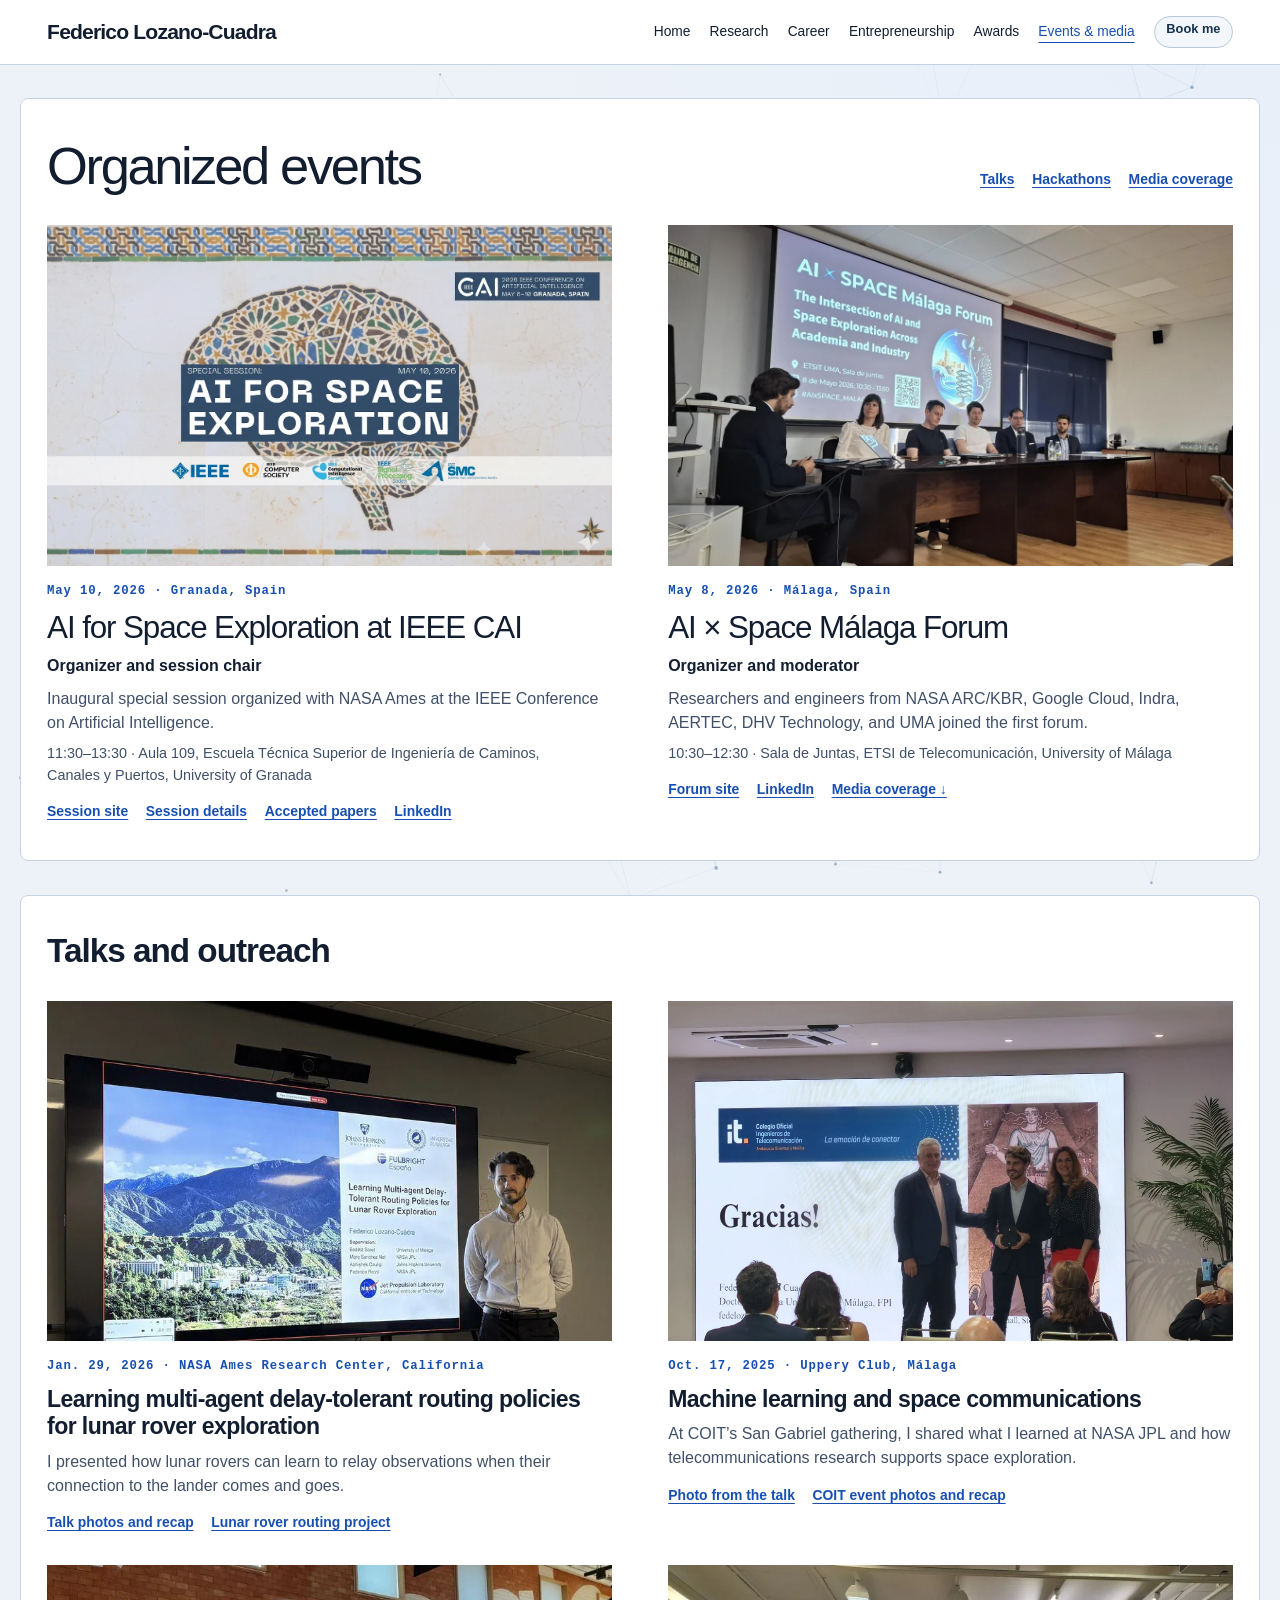
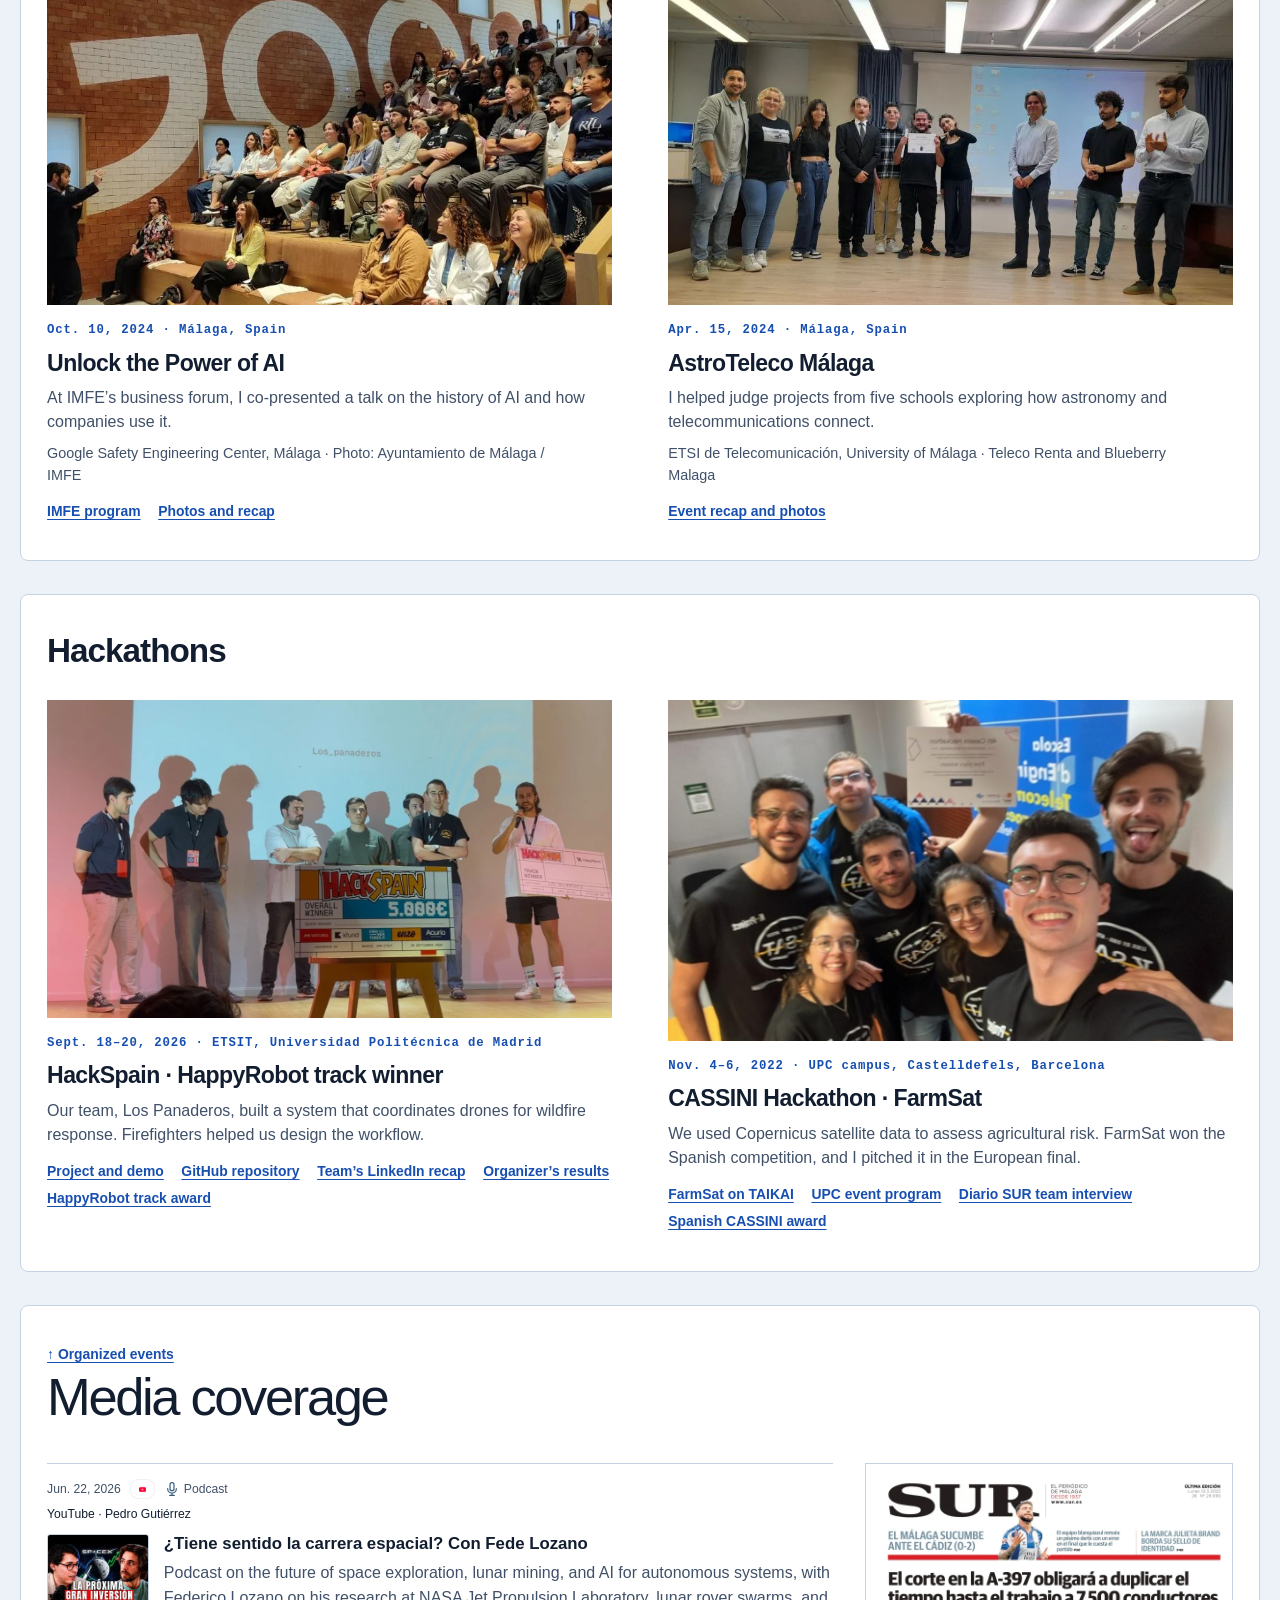
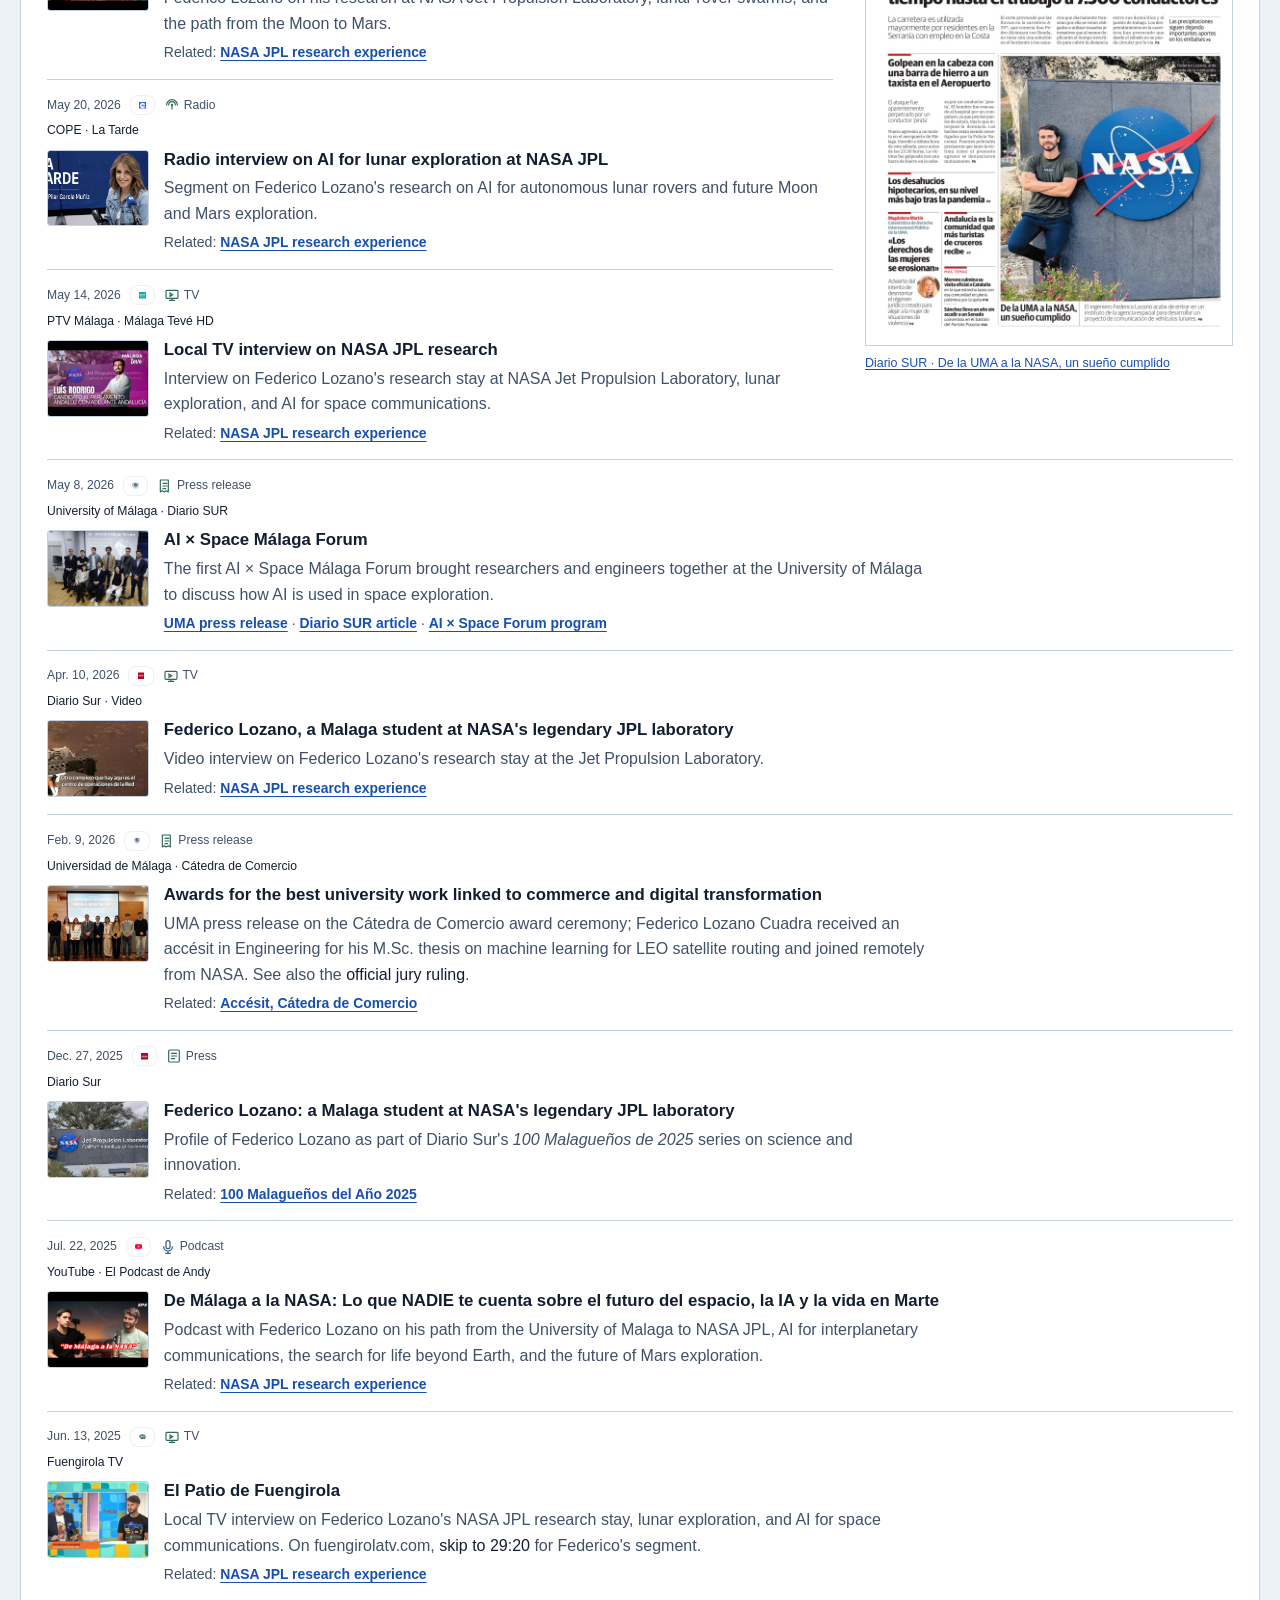
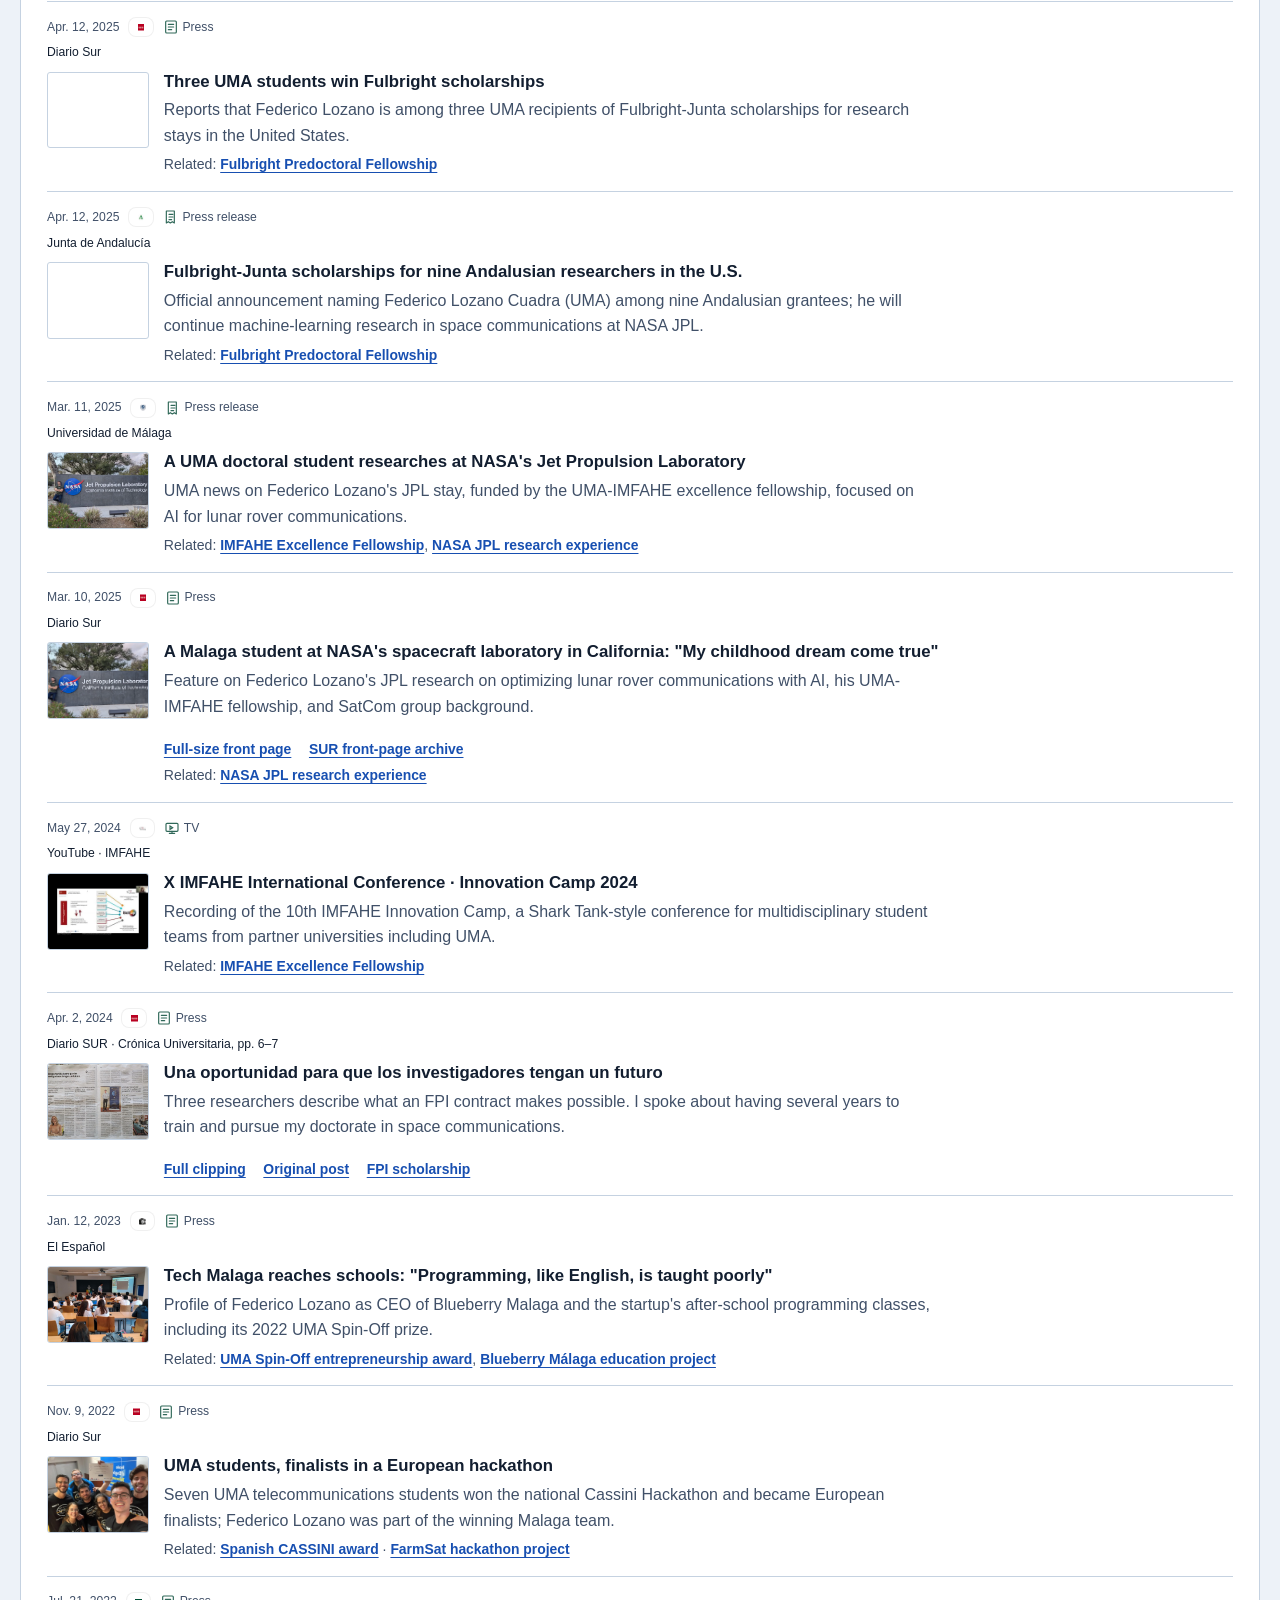
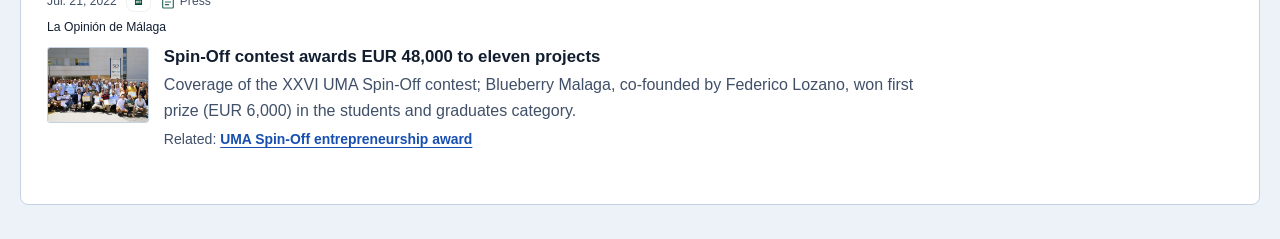
<file: press.html>
<!doctype html>
<html lang="en">
  <head>
    <meta charset="UTF-8" />
    <meta name="viewport" content="width=device-width, initial-scale=1.0" />
    <link rel="icon" href="resources/favicon.svg" type="image/svg+xml" />
    <title>Events &amp; media | Federico Lozano-Cuadra</title>
    <meta name="description" content="Media coverage of Federico Lozano-Cuadra." />
    <link rel="stylesheet" href="styles.css" />
    <link rel="stylesheet" href="portfolio.css">
    <script src="navigation.js" defer></script>
    <script src="constellations.js" defer></script>
  </head>
  <body>

    <div class="page-shell">
      <header class="site-header">
        <a class="wordmark" href="./" aria-label="Federico Lozano-Cuadra, home">Federico Lozano-Cuadra</a>
        <button class="menu-switch" type="button" aria-controls="primary-links" aria-expanded="false" hidden>Menu <span aria-hidden="true">☰</span></button>
        <nav class="site-nav" id="primary-links" aria-label="Primary navigation">
          <a href="./">Home</a>
          <a href="research/">Research</a>
          <a href="career.html">Career</a>
          <a href="entrepreneurship.html">Entrepreneurship</a>
          <a href="awards.html">Awards</a>
          <a href="press.html" aria-current="page">Events &amp; media</a>
          <a href="book.html" class="nav-book">Book me</a>
        </nav>
      </header>

      <main>
        <section class="panel events-panel" aria-labelledby="events">
          <div class="collection-head">
            <h1 id="events">Organized events</h1>
            <div class="story-links"><a href="#talks-outreach">Talks</a><a href="#hackathons">Hackathons</a><a href="#media">Media coverage</a></div>
          </div>
          <div class="event-spread">
            <article class="event-story" id="ieee-cai">
              <a href="https://space-robots.org/events/cai2026/"><img src="resources/events/ieee-cai.webp" alt="Official session artwork for AI for Space Exploration at IEEE CAI 2026." width="1440" height="867"></a>
              <p class="dateline">May 10, 2026 · Granada, Spain</p>
              <h2><a href="https://space-robots.org/events/cai2026/">AI for Space Exploration at IEEE CAI</a></h2>
              <p class="event-role">Organizer and session chair</p>
              <p>Inaugural special session organized with NASA Ames at the IEEE Conference on Artificial Intelligence.</p>
              <p class="venue">11:30–13:30 · Aula 109, Escuela Técnica Superior de Ingeniería de Caminos, Canales y Puertos, University of Granada</p>
              <div class="story-links"><a href="https://space-robots.org/events/cai2026/">Session site</a> <a href="https://www.ieeesmc.org/cai-2026/special-sessions/#ss3">Session details</a> <a href="https://www.ieeesmc.org/cai-2026/detailed-schedule/#SS3-SPACE">Accepted papers</a> <a href="https://www.linkedin.com/posts/ilopezfrancos_on-may-10-we-held-the-inaugural-ai-for-activity-7462371614060445696-Z_nZ?utm_source=share&amp;utm_medium=member_desktop&amp;rcm=ACoAAC7OFGgBwZKuHKcPIDAKYZcogZr9c8OCcU4">LinkedIn</a></div>
            </article>
            <article class="event-story" id="malaga-forum">
              <a href="https://fedeloz.github.io/AIxSpace/"><img src="resources/events/malaga-panel.webp" alt="Panelists discussing space exploration at the University of Málaga." width="1280" height="720"></a>
              <p class="dateline">May 8, 2026 · Málaga, Spain</p>
              <h2><a href="https://fedeloz.github.io/AIxSpace/">AI × Space Málaga Forum</a></h2>
              <p class="event-role">Organizer and moderator</p>
              <p>Researchers and engineers from NASA ARC/KBR, Google Cloud, Indra, AERTEC, DHV Technology, and UMA joined the first forum.</p>
              <p class="venue">10:30–12:30 · Sala de Juntas, ETSI de Telecomunicación, University of Málaga</p>
              <div class="story-links"><a href="https://fedeloz.github.io/AIxSpace/">Forum site</a> <a href="https://www.linkedin.com/posts/federico-lozano-cuadra_ai-space-aixspaceabrmalagaabr2026-ugcPost-7459905239756955648-jTGh?utm_source=share&amp;utm_medium=member_desktop&amp;rcm=ACoAAC7OFGgBwZKuHKcPIDAKYZcogZr9c8OCcU4">LinkedIn</a> <a href="#forum-coverage">Media coverage ↓</a></div>
            </article>
          </div>
        </section>
        <section class="panel" aria-labelledby="talks-outreach">
          <div class="collection-head"><h2 id="talks-outreach">Talks and outreach</h2></div>
          <div class="event-spread outreach">
            <article class="event-story" id="ames-talk">
              <a class="archive-photo " href="resources/events/ames-rovers.webp" aria-label="Open photograph: Federico beside the title slide of his NASA Ames presentation"><img src="resources/events/ames-rovers.webp" width="800" height="571" alt="Federico beside the title slide of his NASA Ames presentation" loading="lazy"></a>
              <p class="dateline">Jan. 29, 2026 · NASA Ames Research Center, California</p>
              <h3>Learning multi-agent delay-tolerant routing policies for lunar rover exploration</h3>
              <p>I presented how lunar rovers can learn to relay observations when their connection to the lander comes and goes.</p>
              <div class="story-links">
                <a href="https://www.linkedin.com/posts/federico-lozano-cuadra_last-week-i-presented-at-nasa-ames-research-activity-7426308872862216192-Sqqz">Talk photos and recap</a> <a href="research/gatmarl/">Lunar rover routing project</a>
              </div>
            </article>
            <article class="event-story" id="coit-talk">
              <a class="archive-photo " href="resources/events/coit-closing.webp" aria-label="Open photograph: Federico with the COIT organizers at the close of the talk"><img src="resources/events/coit-closing.webp" width="1120" height="840" alt="Federico with the COIT organizers at the close of the talk" loading="lazy"></a>
              <p class="dateline">Oct. 17, 2025 · Uppery Club, Málaga</p>
              <h3>Machine learning and space communications</h3>
              <p>At COIT’s San Gabriel gathering, I shared what I learned at NASA JPL and how telecommunications research supports space exploration.</p>
              <div class="story-links">
                <a href="resources/events/coit-space.webp">Photo from the talk</a> <a href="https://es.linkedin.com/posts/coit-aita-aorm_%F0%9D%97%96%F0%9D%97%B2%F0%9D%97%B9%F0%9D%97%B2%F0%9D%97%AF%F0%9D%97%BF%F0%9D%97%AE%F0%9D%97%B0%F0%9D%97%B6%C3%B3%F0%9D%97%BB-%F0%9D%97%B1%F0%9D%97%B2-%F0%9D%97%A6%F0%9D%97%AE%F0%9D%97%BB-%F0%9D%97%9A%F0%9D%97%AE%F0%9D%97%AF%F0%9D%97%BF%F0%9D%97%B6%F0%9D%97%B2%F0%9D%97%B9-activity-7385931239670755328-VRzr">COIT event photos and recap</a>
              </div>
            </article>
            <article class="event-story" id="imfe-forum">
              <a class="archive-photo" href="resources/events/imfe-ai-forum.webp" aria-label="Open full photograph: Speaker and audience at the IMFE business forum in Málaga"><img src="resources/events/imfe-ai-forum.webp" width="800" height="800" alt="Speaker and audience at the IMFE business forum in Málaga" loading="lazy"></a>
              <p class="dateline">Oct. 10, 2024 · Málaga, Spain</p>
              <h3>Unlock the Power of AI</h3>
              <p>At IMFE’s business forum, I co-presented a talk on the history of AI and how companies use it.</p>
              <p class="venue">Google Safety Engineering Center, Málaga · Photo: Ayuntamiento de Málaga / IMFE</p>
              <div class="story-links"><a href="https://imfe.malaga.eu/proximos-cursos/index.html?categoria=Unidad+de+Empresas&amp;codCurso=2461">IMFE program</a> <a href="https://www.linkedin.com/posts/federico-lozano-cuadra_ai-space-startup-activity-7286763676454281218-I1X-/">Photos and recap</a></div>
            </article>
            <article class="event-story" id="astroteleco">
              <a class="archive-photo" href="resources/events/astroteleco.webp" aria-label="Open full photograph: Participants at the AstroTeleco Málaga final"><img src="resources/events/astroteleco.webp" width="800" height="476" alt="Participants at the AstroTeleco Málaga final" loading="lazy"></a>
              <p class="dateline">Apr. 15, 2024 · Málaga, Spain</p>
              <h3>AstroTeleco Málaga</h3>
              <p>I helped judge projects from five schools exploring how astronomy and telecommunications connect.</p>
              <p class="venue">ETSI de Telecomunicación, University of Málaga · Teleco Renta and Blueberry Malaga</p>
              <div class="story-links"><a href="https://es.linkedin.com/posts/blueberry-malaga_bilbao-blueberryers-tecnolog%C3%ADa-activity-7187060307939213312-PJbe">Event recap and photos</a></div>
            </article>
          </div>
        </section>
        <section class="panel" aria-labelledby="hackathons">
          <div class="collection-head">
            <h2 id="hackathons">Hackathons</h2>
          </div>
          <div class="event-spread outreach">
            <article class="event-story" id="hackspain">
              <a class="archive-photo " href="resources/events/hackspain-winners.webp" aria-label="Open photograph: Los Panaderos on stage with the HackSpain overall winner and HappyRobot track winner posters"><img src="resources/events/hackspain-winners.webp" width="1280" height="719" alt="Los Panaderos on stage with the HackSpain overall winner and HappyRobot track winner posters" loading="lazy"></a>
              <p class="dateline">Sept. 18–20, 2026 · ETSIT, Universidad Politécnica de Madrid</p>
              <h3>HackSpain · HappyRobot track winner</h3>
              <p>Our team, Los Panaderos, built a system that coordinates drones for wildfire response. Firefighters helped us design the workflow.</p>
              <div class="story-links">
                <a href="https://hackspain.g-villar.tech">Project and demo</a> <a href="https://github.com/Fedeloz/Los_Panaderos">GitHub repository</a> <a href="https://es.linkedin.com/posts/guillermo-villar-sanchez_ya-ha-terminado-hackspain-2026-todav%C3%ADa-activity-7508204342785613826-Da3Z">Team’s LinkedIn recap</a> <a href="https://hackspain.com/cronica">Organizer’s results</a> <a href="awards.html#hackspain-award">HappyRobot track award</a>
              </div>
            </article>
            <article class="event-story" id="farmsat">
              <a class="archive-photo " href="resources/press/diario-sur-hackathon-2022.jpg" aria-label="Open photograph: FarmSat team after the Spanish CASSINI competition"><img src="resources/press/diario-sur-hackathon-2022.jpg" width="1248" height="770" alt="FarmSat team after the Spanish CASSINI competition" loading="lazy"></a>
              <p class="dateline">Nov. 4–6, 2022 · UPC campus, Castelldefels, Barcelona</p>
              <h3>CASSINI Hackathon · FarmSat</h3>
              <p>We used Copernicus satellite data to assess agricultural risk. FarmSat won the Spanish competition, and I pitched it in the European final.</p>
              <div class="story-links">
                <a href="https://taikai.network/cassinihackathons/hackathons/financial-world/projects/cl9zxduk0158717201vta2bk4ytg/idea">FarmSat on TAIKAI</a> <a href="https://www.fib.upc.edu/es/noticias/4a-hackaton-cassini">UPC event program</a> <a href="#sur-cassini">Diario SUR team interview</a> <a href="awards.html#cassini">Spanish CASSINI award</a>
              </div>
            </article>
          </div>
        </section>
        <section class="panel press-panel" id="press">
          <div class="section-heading">
            <a class="back-section" href="#events">↑ Organized events</a>
            <h2 id="media">Media coverage</h2>
          </div>
          <figure class="press-feature"><a class="press-feature-image" href="resources/press/diario-sur-front-page-2025-03-10.png"><img src="resources/press/diario-sur-front-page-preview.webp" width="760" height="997" alt="Complete Diario SUR front page for March 10, 2025, featuring Federico at JPL" loading="lazy"></a><figcaption><a href="#sur-jpl">Diario SUR · De la UMA a la NASA, un sueño cumplido</a></figcaption></figure>
          <div class="press-grid">
            <article class="press-item timeline-item">
              <div class="timeline-aside">
                <p class="timeline-period">Jun. 22, 2026</p>
                <div class="timeline-logos">
                  <a class="timeline-logo-link" href="https://www.youtube.com/watch?v=7TKK2V-oQKY" target="_blank" rel="noopener noreferrer" aria-label="YouTube">
                    <img class="timeline-logo" src="resources/logos/press-youtube.png" alt="" width="32" height="32" decoding="async" />
                  </a>
                </div>
                <p class="press-category press-category--podcast">
                  <img src="resources/logos/media-podcast.svg" alt="" width="16" height="16" decoding="async" />
                  Podcast
                </p>
              </div>
              <div class="entry-body">
                <p class="press-outlet">YouTube · Pedro Gutiérrez</p>
                <div class="press-entry">
                  <a
                class="press-media"
                href="https://www.youtube.com/watch?v=7TKK2V-oQKY"
                target="_blank"
                rel="noopener noreferrer"
              >
                <img
                  src="resources/press/podcast-pedro-2026.webp"
                  alt=""
                  width="380"
                  height="285"
                  loading="lazy"
                  decoding="async"
                />
              </a>
                  <div class="press-copy">
                    <h3>
                  <a
                    href="https://www.youtube.com/watch?v=7TKK2V-oQKY"
                    target="_blank"
                    rel="noopener noreferrer"
                    >¿Tiene sentido la carrera espacial? Con Fede Lozano</a
                  >
                </h3>
                <p class="entry-text">
                  Podcast on the future of space exploration, lunar mining, and
                  AI for autonomous systems, with Federico Lozano on his research
                  at NASA Jet Propulsion Laboratory, lunar rover swarms, and the
                  path from the Moon to Mars.
                </p>
                <p class="press-related">
                  Related: <a href="career.html#nasa-jpl">NASA JPL research experience</a>
                </p>
                  </div>
                </div>
              </div>
            </article>

            <article class="press-item timeline-item">
              <div class="timeline-aside">
                <p class="timeline-period">May 20, 2026</p>
                <div class="timeline-logos">
                  <a class="timeline-logo-link" href="https://www.cope.es/programas/la-tarde/horas-completas/18-00h-20-may-2026-tarde-20260520_3368459" target="_blank" rel="noopener noreferrer" aria-label="COPE">
                    <img class="timeline-logo" src="resources/logos/press-cope.png" alt="" width="32" height="32" decoding="async" />
                  </a>
                </div>
                <p class="press-category press-category--radio">
                  <img src="resources/logos/media-radio.svg" alt="" width="16" height="16" decoding="async" />
                  Radio
                </p>
              </div>
              <div class="entry-body">
                <p class="press-outlet">COPE · La Tarde</p>
                <div class="press-entry">
                  <a
                class="press-media"
                href="https://www.cope.es/programas/la-tarde/horas-completas/18-00h-20-may-2026-tarde-20260520_3368459"
                target="_blank"
                rel="noopener noreferrer"
              >
                <img
                  src="resources/press/cope-la-tarde-2026.webp"
                  alt=""
                  width="380"
                  height="285"
                  loading="lazy"
                  decoding="async"
                />
              </a>
                  <div class="press-copy">
                    <h3>
                  <a
                    href="https://www.cope.es/programas/la-tarde/horas-completas/18-00h-20-may-2026-tarde-20260520_3368459"
                    target="_blank"
                    rel="noopener noreferrer"
                    >Radio interview on AI for lunar exploration at NASA JPL</a
                  >
                </h3>
                <p class="entry-text">
                  Segment on Federico Lozano's research on AI for autonomous
                  lunar rovers and future Moon and Mars exploration.
                </p>
                <p class="press-related">
                  Related: <a href="career.html#nasa-jpl">NASA JPL research experience</a>
                </p>
                  </div>
                </div>
              </div>
            </article>

            <article class="press-item timeline-item">
              <div class="timeline-aside">
                <p class="timeline-period">May 14, 2026</p>
                <div class="timeline-logos">
                  <a class="timeline-logo-link" href="https://www.youtube.com/live/l283yqhQV9I?is=xdrzdXsfZf2LaGG3" target="_blank" rel="noopener noreferrer" aria-label="PTV Málaga">
                    <img class="timeline-logo" src="resources/logos/press-ptv-malaga.png" alt="" width="32" height="32" decoding="async" />
                  </a>
                </div>
                <p class="press-category press-category--tv">
                  <img src="resources/logos/media-tv.svg" alt="" width="16" height="16" decoding="async" />
                  TV
                </p>
              </div>
              <div class="entry-body">
                <p class="press-outlet">PTV Málaga · Málaga Tevé HD</p>
                <div class="press-entry">
                  <a
                class="press-media"
                href="https://www.youtube.com/live/l283yqhQV9I?is=xdrzdXsfZf2LaGG3"
                target="_blank"
                rel="noopener noreferrer"
              >
                <img
                  src="resources/press/ptv-malaga-2026.webp"
                  alt=""
                  width="380"
                  height="285"
                  loading="lazy"
                  decoding="async"
                />
              </a>
                  <div class="press-copy">
                    <h3>
                  <a
                    href="https://www.youtube.com/live/l283yqhQV9I?is=xdrzdXsfZf2LaGG3"
                    target="_blank"
                    rel="noopener noreferrer"
                    >Local TV interview on NASA JPL research</a
                  >
                </h3>
                <p class="entry-text">
                  Interview on Federico Lozano's research stay at NASA Jet
                  Propulsion Laboratory, lunar exploration, and AI for space
                  communications.
                </p>
                <p class="press-related">
                  Related: <a href="career.html#nasa-jpl">NASA JPL research experience</a>
                </p>
                  </div>
                </div>
              </div>
            </article>

            <article class="press-item timeline-item" id="forum-coverage">
              <div class="timeline-aside" id="sur-forum">
                <p class="timeline-period">May 8, 2026</p>
                <div class="timeline-logos">
                  <a class="timeline-logo-link" href="https://www.uma.es/etsi-de-telecomunicacion/noticias/la-escuela-acoge-unas-jornadas-avances-de-la-ia-para-la-exploracion-espacial/" aria-label="University of Málaga">
                    <img class="timeline-logo" src="resources/logos/inst-uma.png" alt="" width="32" height="32" decoding="async">
                  </a>
                </div>
                <p class="press-category press-category--press-release">
                  <img src="resources/logos/media-press-release.svg" alt="" width="16" height="16" decoding="async">
                  Press release
                </p>
              </div>
              <div class="entry-body">
                <p class="press-outlet">University of Málaga · Diario SUR</p>
                <div class="press-entry">
                  <a class="press-media" href="https://www.uma.es/etsi-de-telecomunicacion/noticias/la-escuela-acoge-unas-jornadas-avances-de-la-ia-para-la-exploracion-espacial/">
                    <img src="resources/events/malaga-forum.webp" alt="Speakers and organizers at the AI × Space Málaga Forum." width="900" height="630" loading="lazy" decoding="async">
                  </a>
                  <div class="press-copy">
                    <h3><a href="https://www.uma.es/etsi-de-telecomunicacion/noticias/la-escuela-acoge-unas-jornadas-avances-de-la-ia-para-la-exploracion-espacial/">AI × Space Málaga Forum</a></h3>
                    <p class="entry-text">The first AI × Space Málaga Forum brought researchers and engineers together at the University of Málaga to discuss how AI is used in space exploration.</p>
                    <p class="press-related"><a href="https://www.uma.es/etsi-de-telecomunicacion/noticias/la-escuela-acoge-unas-jornadas-avances-de-la-ia-para-la-exploracion-espacial/">UMA press release</a> · <a href="https://www.diariosur.es/tecnologia/ingenieros-nasa-indra-google-comparten-avances-ia-20260508201527-nt.html">Diario SUR article</a> · <a href="#malaga-forum">AI × Space Forum program</a></p>
                  </div>
                </div>
              </div>
            </article>

            <article class="press-item timeline-item">
              <div class="timeline-aside">
                <p class="timeline-period">Apr. 10, 2026</p>
                <div class="timeline-logos">
                  <a class="timeline-logo-link" href="https://www.diariosur.es/malaga/federico-lozano-estudiante-malagueno-mitico-laboratorio-jpl-20260409004813-vi.html" target="_blank" rel="noopener noreferrer" aria-label="Diario Sur">
                    <img class="timeline-logo" src="resources/logos/press-diario-sur.png" alt="" width="32" height="32" decoding="async" />
                  </a>
                </div>
                <p class="press-category press-category--tv">
                  <img src="resources/logos/media-tv.svg" alt="" width="16" height="16" decoding="async" />
                  TV
                </p>
              </div>
              <div class="entry-body">
                <p class="press-outlet">Diario Sur · Video</p>
                <div class="press-entry">
                  <a
                class="press-media"
                href="https://www.diariosur.es/malaga/federico-lozano-estudiante-malagueno-mitico-laboratorio-jpl-20260409004813-vi.html"
                target="_blank"
                rel="noopener noreferrer"
              >
                <img
                  src="resources/press/sur-video-2026.webp"
                  alt=""
                  width="380"
                  height="285"
                  loading="lazy"
                  decoding="async"
                />
              </a>
                  <div class="press-copy">
                    <h3>
                  <a
                    href="https://www.diariosur.es/malaga/federico-lozano-estudiante-malagueno-mitico-laboratorio-jpl-20260409004813-vi.html"
                    target="_blank"
                    rel="noopener noreferrer"
                    >Federico Lozano, a Malaga student at NASA's legendary JPL
                    laboratory</a
                  >
                </h3>
                <p class="entry-text">
                  Video interview on Federico Lozano's research stay at the Jet
                  Propulsion Laboratory.
                </p>
                <p class="press-related">
                  Related: <a href="career.html#nasa-jpl">NASA JPL research experience</a>
                </p>
                  </div>
                </div>
              </div>
            </article>

            <article class="press-item timeline-item" id="uma-thesis-awards">
              <div class="timeline-aside">
                <p class="timeline-period">Feb. 9, 2026</p>
                <div class="timeline-logos">
                  <a class="timeline-logo-link" href="https://www.uma.es/sala-de-prensa/noticias/premios-para-los-mejores-trabajos-universitarios-vinculados-al-comercio-y-la-transformacion-digital/" target="_blank" rel="noopener noreferrer" aria-label="University of Malaga">
                    <img class="timeline-logo" src="resources/logos/inst-uma.png" alt="" width="32" height="32" decoding="async" />
                  </a>
                </div>
                <p class="press-category press-category--press-release">
                  <img src="resources/logos/media-press-release.svg" alt="" width="16" height="16" decoding="async" />
                  Press release
                </p>
              </div>
              <div class="entry-body">
                <p class="press-outlet">Universidad de Málaga · Cátedra de Comercio</p>
                <div class="press-entry">
                  <a
                class="press-media"
                href="https://www.uma.es/sala-de-prensa/noticias/premios-para-los-mejores-trabajos-universitarios-vinculados-al-comercio-y-la-transformacion-digital/"
                target="_blank"
                rel="noopener noreferrer"
              >
                <img
                  src="resources/awards/uma-thesis.webp"
                  alt=""
                  width="380"
                  height="285"
                  loading="lazy"
                  decoding="async"
                />
              </a>
                  <div class="press-copy">
                    <h3>
                  <a
                    href="https://www.uma.es/sala-de-prensa/noticias/premios-para-los-mejores-trabajos-universitarios-vinculados-al-comercio-y-la-transformacion-digital/"
                    target="_blank"
                    rel="noopener noreferrer"
                    >Awards for the best university work linked to commerce and
                    digital transformation</a
                  >
                </h3>
                <p class="entry-text">
                  UMA press release on the Cátedra de Comercio award ceremony;
                  Federico Lozano Cuadra received an accésit in Engineering for
                  his M.Sc. thesis on machine learning for LEO satellite routing
                  and joined remotely from NASA. See also the
                  <a
                    href="https://www.catedracomercio.uma.es/premios-2024-2025/"
                    target="_blank"
                    rel="noopener noreferrer"
                    >official jury ruling</a
                  >.
                </p>
                <p class="press-related">
                  Related:
                  <a href="awards.html#thesis-award">Accésit, Cátedra de Comercio</a>
                </p>
                  </div>
                </div>
              </div>
            </article>

            <article class="press-item timeline-item" id="sur-100-malaguenos">
              <div class="timeline-aside">
                <p class="timeline-period">Dec. 27, 2025</p>
                <div class="timeline-logos">
                  <a class="timeline-logo-link" href="https://www.diariosur.es/tecnologia/federico-lozano-estudiante-malagueno-mitico-laboratorio-jpl-20251224155007-nt.html" target="_blank" rel="noopener noreferrer" aria-label="Diario Sur">
                    <img class="timeline-logo" src="resources/logos/press-diario-sur.png" alt="" width="32" height="32" decoding="async" />
                  </a>
                </div>
                <p class="press-category press-category--press">
                  <img src="resources/logos/media-press.svg" alt="" width="16" height="16" decoding="async" />
                  Press
                </p>
              </div>
              <div class="entry-body">
                <p class="press-outlet">Diario Sur</p>
                <div class="press-entry">
                  <a
                class="press-media"
                href="https://www.diariosur.es/tecnologia/federico-lozano-estudiante-malagueno-mitico-laboratorio-jpl-20251224155007-nt.html"
                target="_blank"
                rel="noopener noreferrer"
              >
                <img
                  src="resources/press/sur-100-malaguenos-2025.webp"
                  alt=""
                  width="380"
                  height="285"
                  loading="lazy"
                  decoding="async"
                />
              </a>
                  <div class="press-copy">
                    <h3>
                  <a
                    href="https://www.diariosur.es/tecnologia/federico-lozano-estudiante-malagueno-mitico-laboratorio-jpl-20251224155007-nt.html"
                    target="_blank"
                    rel="noopener noreferrer"
                    >Federico Lozano: a Malaga student at NASA's legendary JPL
                    laboratory</a
                  >
                </h3>
                <p class="entry-text">
                  Profile of Federico Lozano as part of Diario Sur's
                  <em>100 Malagueños de 2025</em> series on science and
                  innovation.
                </p>
                <p class="press-related">
                  Related:
                  <a href="awards.html#malaguenos-2025">100 Malagueños del Año 2025</a>
                </p>
                  </div>
                </div>
              </div>
            </article>

            <article class="press-item timeline-item">
              <div class="timeline-aside">
                <p class="timeline-period">Jul. 22, 2025</p>
                <div class="timeline-logos">
                  <a class="timeline-logo-link" href="https://www.youtube.com/watch?v=ASE12E3eT7M" target="_blank" rel="noopener noreferrer" aria-label="YouTube">
                    <img class="timeline-logo" src="resources/logos/press-youtube.png" alt="" width="32" height="32" decoding="async" />
                  </a>
                </div>
                <p class="press-category press-category--podcast">
                  <img src="resources/logos/media-podcast.svg" alt="" width="16" height="16" decoding="async" />
                  Podcast
                </p>
              </div>
              <div class="entry-body">
                <p class="press-outlet">YouTube · El Podcast de Andy</p>
                <div class="press-entry">
                  <a
                class="press-media"
                href="https://www.youtube.com/watch?v=ASE12E3eT7M"
                target="_blank"
                rel="noopener noreferrer"
              >
                <img
                  src="resources/press/podcast-andy-2025.webp"
                  alt=""
                  width="380"
                  height="285"
                  loading="lazy"
                  decoding="async"
                />
              </a>
                  <div class="press-copy">
                    <h3>
                  <a
                    href="https://www.youtube.com/watch?v=ASE12E3eT7M"
                    target="_blank"
                    rel="noopener noreferrer"
                    >De Málaga a la NASA: Lo que NADIE te cuenta sobre el futuro
                    del espacio, la IA y la vida en Marte</a
                  >
                </h3>
                <p class="entry-text">
                  Podcast with Federico Lozano on his path from the University of
                  Malaga to NASA JPL, AI for interplanetary communications, the
                  search for life beyond Earth, and the future of Mars
                  exploration.
                </p>
                <p class="press-related">
                  Related: <a href="career.html#nasa-jpl">NASA JPL research experience</a>
                </p>
                  </div>
                </div>
              </div>
            </article>

            <article class="press-item timeline-item">
              <div class="timeline-aside">
                <p class="timeline-period">Jun. 13, 2025</p>
                <div class="timeline-logos">
                  <a class="timeline-logo-link" href="https://fuengirolatv.com/a-la-carta/el-patio-de-fuengirola/el-patio-de-fuengirola-13-06-2025/" target="_blank" rel="noopener noreferrer" aria-label="Fuengirola TV">
                    <img class="timeline-logo" src="resources/logos/press-fuengirola-tv.png" alt="" width="32" height="32" decoding="async" />
                  </a>
                </div>
                <p class="press-category press-category--tv">
                  <img src="resources/logos/media-tv.svg" alt="" width="16" height="16" decoding="async" />
                  TV
                </p>
              </div>
              <div class="entry-body">
                <p class="press-outlet">Fuengirola TV</p>
                <div class="press-entry">
                  <a
                class="press-media"
                href="https://fuengirolatv.com/a-la-carta/el-patio-de-fuengirola/el-patio-de-fuengirola-13-06-2025/"
                target="_blank"
                rel="noopener noreferrer"
              >
                <img
                  src="resources/press/fuengirola-el-patio-2025.jpg"
                  alt=""
                  width="380"
                  height="285"
                  loading="lazy"
                  decoding="async"
                />
              </a>
                  <div class="press-copy">
                    <h3>
                  <a
                    href="https://fuengirolatv.com/a-la-carta/el-patio-de-fuengirola/el-patio-de-fuengirola-13-06-2025/"
                    target="_blank"
                    rel="noopener noreferrer"
                    >El Patio de Fuengirola</a
                  >
                </h3>
                <p class="entry-text">
                  Local TV interview on Federico Lozano's NASA JPL research
                  stay, lunar exploration, and AI for space communications. On
                  fuengirolatv.com,
                  <a
                    href="https://media.fuengirolatv.com/videos/El%20Patio%20de%20Fuengirola/EL%20PATIO%20DE%20FUENGIROLA%2013-06-2025.mp4#t=00:29:20"
                    target="_blank"
                    rel="noopener noreferrer"
                    >skip to 29:20</a
                  >
                  for Federico's segment.
                </p>
                <p class="press-related">
                  Related: <a href="career.html#nasa-jpl">NASA JPL research experience</a>
                </p>
                  </div>
                </div>
              </div>
            </article>

            <article class="press-item timeline-item" id="sur-fulbright">
              <div class="timeline-aside">
                <p class="timeline-period">Apr. 12, 2025</p>
                <div class="timeline-logos">
                  <a class="timeline-logo-link" href="https://www.diariosur.es/sociedad/educacion/tres-estudiantes-uma-malaga-consiguen-beca-fulbright-20250412110315-nt.html" target="_blank" rel="noopener noreferrer" aria-label="Diario Sur">
                    <img class="timeline-logo" src="resources/logos/press-diario-sur.png" alt="" width="32" height="32" decoding="async" />
                  </a>
                </div>
                <p class="press-category press-category--press">
                  <img src="resources/logos/media-press.svg" alt="" width="16" height="16" decoding="async" />
                  Press
                </p>
              </div>
              <div class="entry-body">
                <p class="press-outlet">Diario Sur</p>
                <div class="press-entry">
                  <a
                class="press-media"
                href="https://www.diariosur.es/sociedad/educacion/tres-estudiantes-uma-malaga-consiguen-beca-fulbright-20250412110315-nt.html"
                target="_blank"
                rel="noopener noreferrer"
              >
                <img
                  src="resources/press/sur-fulbright-2025.webp"
                  alt=""
                  width="380"
                  height="285"
                  loading="lazy"
                  decoding="async"
                />
              </a>
                  <div class="press-copy">
                    <h3>
                  <a
                    href="https://www.diariosur.es/sociedad/educacion/tres-estudiantes-uma-malaga-consiguen-beca-fulbright-20250412110315-nt.html"
                    target="_blank"
                    rel="noopener noreferrer"
                    >Three UMA students win Fulbright scholarships</a
                  >
                </h3>
                <p class="entry-text">
                  Reports that Federico Lozano is among three UMA recipients of
                  Fulbright-Junta scholarships for research stays in the United
                  States.
                </p>
                <p class="press-related">
                  Related:
                  <a href="awards.html#fulbright">Fulbright Predoctoral Fellowship</a>
                </p>
                  </div>
                </div>
              </div>
            </article>

            <article class="press-item timeline-item" id="junta-fulbright">
              <div class="timeline-aside">
                <p class="timeline-period">Apr. 12, 2025</p>
                <div class="timeline-logos">
                  <a class="timeline-logo-link" href="https://www.juntadeandalucia.es/presidencia/portavoz/educacion/203686/becas/fulbrightjunta/permiten/andaluces/continuar/formacion/academica/investigadora/universidades/prestigiosas/eeuu" target="_blank" rel="noopener noreferrer" aria-label="Junta de Andalucía">
                    <img class="timeline-logo" src="resources/logos/press-junta-andalucia.png" alt="" width="32" height="32" decoding="async" />
                  </a>
                </div>
                <p class="press-category press-category--press-release">
                  <img src="resources/logos/media-press-release.svg" alt="" width="16" height="16" decoding="async" />
                  Press release
                </p>
              </div>
              <div class="entry-body">
                <p class="press-outlet">Junta de Andalucía</p>
                <div class="press-entry">
                  <a
                class="press-media"
                href="https://www.juntadeandalucia.es/presidencia/portavoz/educacion/203686/becas/fulbrightjunta/permiten/andaluces/continuar/formacion/academica/investigadora/universidades/prestigiosas/eeuu"
                target="_blank"
                rel="noopener noreferrer"
              >
                <img
                  src="resources/press/junta-fulbright-2025.jpg"
                  alt=""
                  width="380"
                  height="285"
                  loading="lazy"
                  decoding="async"
                />
              </a>
                  <div class="press-copy">
                    <h3>
                  <a
                    href="https://www.juntadeandalucia.es/presidencia/portavoz/educacion/203686/becas/fulbrightjunta/permiten/andaluces/continuar/formacion/academica/investigadora/universidades/prestigiosas/eeuu"
                    target="_blank"
                    rel="noopener noreferrer"
                    >Fulbright-Junta scholarships for nine Andalusian researchers
                    in the U.S.</a
                  >
                </h3>
                <p class="entry-text">
                  Official announcement naming Federico Lozano Cuadra (UMA) among
                  nine Andalusian grantees; he will continue machine-learning
                  research in space communications at NASA JPL.
                </p>
                <p class="press-related">
                  Related:
                  <a href="awards.html#fulbright">Fulbright Predoctoral Fellowship</a>
                </p>
                  </div>
                </div>
              </div>
            </article>

            <article class="press-item timeline-item" id="uma-imfahe">
              <div class="timeline-aside">
                <p class="timeline-period">Mar. 11, 2025</p>
                <div class="timeline-logos">
                  <a class="timeline-logo-link" href="https://www.uma.es/UMA-Empresa/noticias/un-doctorando-de-la-uma-investiga-en-el-jet-propulsion-laboratory-de-la-nasa/" target="_blank" rel="noopener noreferrer" aria-label="University of Malaga">
                    <img class="timeline-logo" src="resources/logos/inst-uma.png" alt="" width="32" height="32" decoding="async" />
                  </a>
                </div>
                <p class="press-category press-category--press-release">
                  <img src="resources/logos/media-press-release.svg" alt="" width="16" height="16" decoding="async" />
                  Press release
                </p>
              </div>
              <div class="entry-body">
                <p class="press-outlet">Universidad de Málaga</p>
                <div class="press-entry">
                  <a
                class="press-media"
                href="https://www.uma.es/UMA-Empresa/noticias/un-doctorando-de-la-uma-investiga-en-el-jet-propulsion-laboratory-de-la-nasa/"
                target="_blank"
                rel="noopener noreferrer"
              >
                <img
                  src="resources/awards/uma-imfahe.webp"
                  alt=""
                  width="380"
                  height="285"
                  loading="lazy"
                  decoding="async"
                />
              </a>
                  <div class="press-copy">
                    <h3>
                  <a
                    href="https://www.uma.es/UMA-Empresa/noticias/un-doctorando-de-la-uma-investiga-en-el-jet-propulsion-laboratory-de-la-nasa/"
                    target="_blank"
                    rel="noopener noreferrer"
                    >A UMA doctoral student researches at NASA's Jet Propulsion
                    Laboratory</a
                  >
                </h3>
                <p class="entry-text">
                  UMA news on Federico Lozano's JPL stay, funded by the UMA-IMFAHE
                  excellence fellowship, focused on AI for lunar rover
                  communications.
                </p>
                <p class="press-related">
                  Related:
                  <a href="awards.html#imfahe">IMFAHE Excellence Fellowship</a>,
                  <a href="career.html#nasa-jpl">NASA JPL research experience</a>
                </p>
                  </div>
                </div>
              </div>
            </article>

            <article class="press-item timeline-item" id="sur-jpl">
              <div class="timeline-aside">
                <p class="timeline-period">Mar. 10, 2025</p>
                <div class="timeline-logos">
                  <a class="timeline-logo-link" href="https://www.diariosur.es/tecnologia/malagueno-laboratorio-naves-espaciales-nasa-california-20250303112304-nt.html" target="_blank" rel="noopener noreferrer" aria-label="Diario Sur">
                    <img class="timeline-logo" src="resources/logos/press-diario-sur.png" alt="" width="32" height="32" decoding="async" />
                  </a>
                </div>
                <p class="press-category press-category--press">
                  <img src="resources/logos/media-press.svg" alt="" width="16" height="16" decoding="async" />
                  Press
                </p>
              </div>
              <div class="entry-body">
                <p class="press-outlet">Diario Sur</p>
                <div class="press-entry">
                  <a
                class="press-media"
                href="https://www.diariosur.es/tecnologia/malagueno-laboratorio-naves-espaciales-nasa-california-20250303112304-nt.html"
                target="_blank"
                rel="noopener noreferrer"
              >
                <img
                  src="resources/press/sur-jpl-2025.webp"
                  alt=""
                  width="380"
                  height="285"
                  loading="lazy"
                  decoding="async"
                />
              </a>
                  <div class="press-copy">
                    <h3>
                  <a
                    href="https://www.diariosur.es/tecnologia/malagueno-laboratorio-naves-espaciales-nasa-california-20250303112304-nt.html"
                    target="_blank"
                    rel="noopener noreferrer"
                    >A Malaga student at NASA's spacecraft laboratory in
                    California: "My childhood dream come true"</a
                  >
                </h3>
                <p class="entry-text">
                  Feature on Federico Lozano's JPL research on optimizing lunar
                  rover communications with AI, his UMA-IMFAHE fellowship, and
                  SatCom group background.
                </p>
                <div class="story-links"><a href="resources/press/diario-sur-front-page-2025-03-10.png">Full-size front page</a><a href="https://portadas.diariosur.es/2025/03/10.html" target="_blank" rel="noopener noreferrer">SUR front-page archive</a></div>
                <p class="press-related">
                  Related: <a href="career.html#nasa-jpl">NASA JPL research experience</a>
                </p>
                  </div>
                </div>
              </div>
            </article>

            <article class="press-item timeline-item" id="imfahe-camp">
              <div class="timeline-aside">
                <p class="timeline-period">May 27, 2024</p>
                <div class="timeline-logos">
                  <a class="timeline-logo-link" href="https://www.imfahe.org/" target="_blank" rel="noopener noreferrer" aria-label="IMFAHE">
                    <img class="timeline-logo" src="resources/logos/press-imfahe.png" alt="" width="32" height="32" decoding="async" />
                  </a>
                </div>
                <p class="press-category press-category--tv">
                  <img src="resources/logos/media-tv.svg" alt="" width="16" height="16" decoding="async" />
                  TV
                </p>
              </div>
              <div class="entry-body">
                <p class="press-outlet">YouTube · IMFAHE</p>
                <div class="press-entry">
                  <a
                class="press-media"
                href="https://www.youtube.com/watch?v=FD3FzjfVyUA"
                target="_blank"
                rel="noopener noreferrer"
              >
                <img
                  src="resources/press/imfahe-2024.webp"
                  alt=""
                  width="380"
                  height="285"
                  loading="lazy"
                  decoding="async"
                />
              </a>
                  <div class="press-copy">
                    <h3>
                  <a
                    href="https://www.youtube.com/watch?v=FD3FzjfVyUA"
                    target="_blank"
                    rel="noopener noreferrer"
                    >X IMFAHE International Conference · Innovation Camp 2024</a
                  >
                </h3>
                <p class="entry-text">
                  Recording of the 10th IMFAHE Innovation Camp, a Shark
                  Tank-style conference for multidisciplinary student teams from
                  partner universities including UMA.
                </p>
                <p class="press-related">
                  Related:
                  <a href="awards.html#imfahe">IMFAHE Excellence Fellowship</a>
                </p>
                  </div>
                </div>
              </div>
            </article>

            <article class="press-item timeline-item" id="fpi-coverage">
              <div class="timeline-aside">
                <p class="timeline-period">Apr. 2, 2024</p>
                <div class="timeline-logos"><img class="timeline-logo" src="resources/logos/press-diario-sur.png" alt="Diario SUR" width="32" height="32"></div><p class="press-category press-category--press"><img src="resources/logos/media-press.svg" alt="" width="16" height="16">Press</p>
              </div>
              <div class="entry-body">
                <p class="press-outlet">Diario SUR · Crónica Universitaria, pp. 6–7</p>
                <div class="press-entry">
                  <a class="press-media" href="resources/press/sur-fpi.webp" aria-label="Open the full SUR clipping"><img src="resources/press/sur-fpi.webp" alt="The two-page SUR feature on FPI scholarships" width="800" height="518" loading="lazy"></a>
                  <div class="press-copy">
                    <h3 lang="es">Una oportunidad para que los investigadores tengan un futuro</h3>
                    <p class="entry-text">Three researchers describe what an FPI contract makes possible. I spoke about having several years to train and pursue my doctorate in space communications.</p>
                    <div class="story-links"><a href="resources/press/sur-fpi.webp">Full clipping</a> <a href="https://www.linkedin.com/posts/federico-lozano-cuadra_phd-fpi-space-activity-7180958437785157635-P4tR/">Original post</a> <a href="awards.html#fpi">FPI scholarship</a></div>
                  </div>
                </div>
              </div>
            </article>

            <article class="press-item timeline-item" id="blueberry-profile">
              <div class="timeline-aside">
                <p class="timeline-period">Jan. 12, 2023</p>
                <div class="timeline-logos">
                  <a class="timeline-logo-link" href="https://www.elespanol.com/malaga/economia/tecnologia/20230112/malaga-tecnologica-cuela-colegios-programacion-ingles-ensena/732926986_0.html" target="_blank" rel="noopener noreferrer" aria-label="El Español">
                    <img class="timeline-logo" src="resources/logos/press-el-espanol.png" alt="" width="32" height="32" decoding="async" />
                  </a>
                </div>
                <p class="press-category press-category--press">
                  <img src="resources/logos/media-press.svg" alt="" width="16" height="16" decoding="async" />
                  Press
                </p>
              </div>
              <div class="entry-body">
                <p class="press-outlet">El Español</p>
                <div class="press-entry">
                  <a
                class="press-media"
                href="https://www.elespanol.com/malaga/economia/tecnologia/20230112/malaga-tecnologica-cuela-colegios-programacion-ingles-ensena/732926986_0.html"
                target="_blank"
                rel="noopener noreferrer"
              >
                <img
                  src="resources/press/el-espanol-blueberry-malaga-2023.jpg"
                  alt=""
                  width="380"
                  height="285"
                  loading="lazy"
                  decoding="async"
                />
              </a>
                  <div class="press-copy">
                    <h3>
                  <a
                    href="https://www.elespanol.com/malaga/economia/tecnologia/20230112/malaga-tecnologica-cuela-colegios-programacion-ingles-ensena/732926986_0.html"
                    target="_blank"
                    rel="noopener noreferrer"
                    >Tech Malaga reaches schools: "Programming, like English, is
                    taught poorly"</a
                  >
                </h3>
                <p class="entry-text">
                  Profile of Federico Lozano as CEO of Blueberry Malaga and the
                  startup's after-school programming classes, including its 2022
                  UMA Spin-Off prize.
                </p>
                <p class="press-related">
                  Related:
                  <a href="awards.html#uma-spin-off">UMA Spin-Off entrepreneurship award</a>,
                  <a href="entrepreneurship.html#entrepreneurship">Blueberry Málaga education project</a>
                </p>
                  </div>
                </div>
              </div>
            </article>

            <article class="press-item timeline-item" id="sur-cassini">
              <div class="timeline-aside">
                <p class="timeline-period">Nov. 9, 2022</p>
                <div class="timeline-logos">
                  <a class="timeline-logo-link" href="https://www.diariosur.es/tecnologia/alumnos-uma-malaga-finalistas-hackaton-europeo-20221109114212-nt.html" target="_blank" rel="noopener noreferrer" aria-label="Diario Sur">
                    <img class="timeline-logo" src="resources/logos/press-diario-sur.png" alt="" width="32" height="32" decoding="async" />
                  </a>
                </div>
                <p class="press-category press-category--press">
                  <img src="resources/logos/media-press.svg" alt="" width="16" height="16" decoding="async" />
                  Press
                </p>
              </div>
              <div class="entry-body">
                <p class="press-outlet">Diario Sur</p>
                <div class="press-entry">
                  <a
                class="press-media"
                href="https://www.diariosur.es/tecnologia/alumnos-uma-malaga-finalistas-hackaton-europeo-20221109114212-nt.html"
                target="_blank"
                rel="noopener noreferrer"
              >
                <img
                  src="resources/press/diario-sur-hackathon-2022.jpg"
                  alt=""
                  width="380"
                  height="285"
                  loading="lazy"
                  decoding="async"
                />
              </a>
                  <div class="press-copy">
                    <h3>
                  <a
                    href="https://www.diariosur.es/tecnologia/alumnos-uma-malaga-finalistas-hackaton-europeo-20221109114212-nt.html"
                    target="_blank"
                    rel="noopener noreferrer"
                    >UMA students, finalists in a European hackathon</a
                  >
                </h3>
                <p class="entry-text">
                  Seven UMA telecommunications students won the national Cassini
                  Hackathon and became European finalists; Federico Lozano was
                  part of the winning Malaga team.
                </p>
                <p class="press-related">
                  Related:
                  <a href="awards.html#cassini">Spanish CASSINI award</a> · <a href="#farmsat">FarmSat hackathon project</a>
                </p>
                  </div>
                </div>
              </div>
            </article>

            

            <article class="press-item timeline-item" id="spin-off-coverage">
              <div class="timeline-aside">
                <p class="timeline-period">Jul. 21, 2022</p>
                <div class="timeline-logos">
                  <a class="timeline-logo-link" href="https://www.laopiniondemalaga.es/malaga/2022/07/21/concurso-spin-off-entrega-total-68550741.html" target="_blank" rel="noopener noreferrer" aria-label="La Opinión de Málaga">
                    <img class="timeline-logo" src="resources/logos/press-la-opinion-malaga.png" alt="" width="32" height="32" decoding="async" />
                  </a>
                </div>
                <p class="press-category press-category--press">
                  <img src="resources/logos/media-press.svg" alt="" width="16" height="16" decoding="async" />
                  Press
                </p>
              </div>
              <div class="entry-body">
                <p class="press-outlet">La Opinión de Málaga</p>
                <div class="press-entry">
                  <a
                class="press-media"
                href="https://www.laopiniondemalaga.es/malaga/2022/07/21/concurso-spin-off-entrega-total-68550741.html"
                target="_blank"
                rel="noopener noreferrer"
              >
                <img
                  src="resources/press/spin-off-2022.webp"
                  alt=""
                  width="380"
                  height="285"
                  loading="lazy"
                  decoding="async"
                />
              </a>
                  <div class="press-copy">
                    <h3>
                  <a
                    href="https://www.laopiniondemalaga.es/malaga/2022/07/21/concurso-spin-off-entrega-total-68550741.html"
                    target="_blank"
                    rel="noopener noreferrer"
                    >Spin-Off contest awards EUR 48,000 to eleven projects</a
                  >
                </h3>
                <p class="entry-text">
                  Coverage of the XXVI UMA Spin-Off contest; Blueberry Malaga,
                  co-founded by Federico Lozano, won first prize (EUR 6,000) in
                  the students and graduates category.
                </p>
                <p class="press-related">
                  Related:
                  <a href="awards.html#uma-spin-off">UMA Spin-Off entrepreneurship award</a>
                </p>
                  </div>
                </div>
              </div>
            </article>
          </div>
        </section>
      </main>

    </div>
  </body>
</html>
</file>
<file: styles.css>
:root {
  --bg: #f5f1e8;
  --bg-soft: rgba(255, 255, 255, 0.56);
  --panel: rgba(255, 252, 246, 0.74);
  --line: rgba(47, 42, 35, 0.14);
  --text: #171411;
  --muted: #62574a;
  --accent: #1f5c4b;
  --accent-soft: rgba(31, 92, 75, 0.1);
  --shadow: 0 24px 80px rgba(72, 59, 42, 0.09);
  --radius: 28px;
  --content-width: 72rem;
  --timeline-logo-size: 5.25rem;
  --timeline-logo-gap: 0.5rem;
  --timeline-date-width: calc(var(--timeline-logo-size) * 2 + var(--timeline-logo-gap));
}

*,
*::before,
*::after {
  box-sizing: border-box;
}

html {
  scroll-behavior: smooth;
}

body {
  margin: 0;
  min-height: 100vh;
  background:
    radial-gradient(circle at top left, rgba(255, 255, 255, 0.85), transparent 26rem),
    linear-gradient(180deg, #f8f5ee 0%, var(--bg) 52%, #eee7d7 100%);
  color: var(--text);
  font-family: "Iowan Old Style", "Palatino Linotype", "URW Palladio L",
    "Book Antiqua", Georgia, serif;
  line-height: 1.6;
}

a {
  color: inherit;
  text-decoration: none;
}

p,
h1,
h2,
h3,
ul {
  margin: 0;
}

ul {
  padding: 0;
  list-style: none;
}

.ambient {
  position: fixed;
  border-radius: 999px;
  filter: blur(10px);
  opacity: 0.55;
  pointer-events: none;
  z-index: 0;
}

.ambient-left {
  top: 5rem;
  left: -6rem;
  width: 16rem;
  height: 16rem;
  background: rgba(31, 92, 75, 0.16);
}

.ambient-right {
  right: -6rem;
  bottom: 8rem;
  width: 20rem;
  height: 20rem;
  background: rgba(215, 166, 97, 0.18);
}

.page-shell {
  position: relative;
  z-index: 1;
  width: min(calc(100% - 2rem), var(--content-width));
  margin: 0 auto;
  padding: 1.25rem 0 3rem;
}

.site-header,
.site-footer,
.panel,
.card {
  backdrop-filter: blur(14px);
}

.site-header {
  display: flex;
  flex-wrap: wrap;
  align-items: center;
  justify-content: space-between;
  gap: 1rem;
  margin-bottom: 2rem;
  padding: 1rem 1.2rem;
  background: var(--bg-soft);
  border: 1px solid var(--line);
  border-radius: 999px;
  box-shadow: var(--shadow);
  animation: rise 600ms ease both;
}

.site-nav {
  display: flex;
  flex-wrap: wrap;
  gap: 1rem;
  color: var(--muted);
  font-size: 0.95rem;
  flex-shrink: 0;
}

.site-nav a,
.card a,
.link-list a,
.back-link {
  position: relative;
}

.site-nav a[aria-current="page"] {
  color: var(--text);
}

.site-nav a::after,
.card a::after,
.link-list a::after,
.back-link::after {
  content: "";
  position: absolute;
  left: 0;
  bottom: -0.1rem;
  width: 100%;
  height: 1px;
  background: currentColor;
  transform: scaleX(0);
  transform-origin: left;
  transition: transform 180ms ease;
}

.site-nav a:hover::after,
.card a:hover::after,
.link-list a:hover::after,
.back-link:hover::after {
  transform: scaleX(1);
}

main {
  display: grid;
  gap: 1.5rem;
}

.hero,
.panel,
.card,
.site-footer {
  border: 1px solid var(--line);
  border-radius: var(--radius);
  box-shadow: var(--shadow);
}

.hero {
  padding: 0;
  overflow: hidden;
  background: rgba(255, 252, 246, 0.92);
  animation: rise 720ms ease both;
}

.hero-banner {
  display: block;
  width: 100%;
  height: clamp(14rem, 48vh, 26rem);
  background-image: url("background.jpg");
  background-position: center center;
  background-repeat: no-repeat;
  background-size: cover;
  background-attachment: fixed;
}

.hero-identity {
  position: relative;
  z-index: 2;
  width: 100%;
  margin-top: clamp(-6.5rem, -15vh, -4.5rem);
  padding: clamp(3.5rem, 9vh, 5.5rem) clamp(2rem, 6vw, 5rem)
    clamp(0.75rem, 2vw, 1rem);
  background: linear-gradient(
    to bottom,
    rgba(255, 252, 246, 0) 0%,
    rgba(255, 252, 246, 0.55) 22%,
    rgba(255, 251, 245, 0.92) 58%,
    rgba(255, 252, 246, 0.98) 100%
  );
}

.hero-identity h1 {
  max-width: 52rem;
  text-shadow: 0 1px 18px rgba(255, 252, 246, 0.75);
}

.hero-identity .hero-subtitle {
  max-width: none;
  text-shadow: 0 1px 18px rgba(255, 252, 246, 0.75);
}

.hero-body {
  padding: 0 clamp(2rem, 6vw, 5rem) clamp(2rem, 6vw, 5rem);
  background:
    linear-gradient(135deg, rgba(255, 255, 255, 0.96), rgba(255, 249, 238, 0.94)),
    rgba(255, 252, 246, 0.98);
}


.eyebrow,
.section-label {
  margin-bottom: 0.9rem;
  color: var(--accent);
  font-family: "IBM Plex Mono", "SFMono-Regular", Consolas, monospace;
  font-size: 0.82rem;
  letter-spacing: 0.08em;
  text-transform: uppercase;
}

.hero h1 {
  max-width: none;
  font-size: clamp(1.7rem, 6.2vw, 4.9rem);
  font-weight: 600;
  line-height: 0.95;
  letter-spacing: -0.05em;
}

.hero-name {
  display: block;
  white-space: nowrap;
}

.hero-subtitle {
  margin-top: 0.65rem;
  margin-bottom: 0;
  color: var(--muted);
  font-size: clamp(1.15rem, 3vw, 2rem);
  font-weight: 500;
  line-height: 1.2;
  letter-spacing: -0.02em;
}

.intro {
  max-width: 42rem;
  margin-top: 1.6rem;
  color: var(--muted);
  font-size: 1.05rem;
}

.hero .intro {
  max-width: none;
}

.meta-line {
  margin-top: 1.25rem;
  color: var(--muted);
  font-family: "IBM Plex Mono", "SFMono-Regular", Consolas, monospace;
  font-size: 0.88rem;
}

.hero-affiliations {
  margin-top: 1.1rem;
}

.hero-social {
  margin-top: 1rem;
}

.hero-aside-text {
  color: var(--muted);
  line-height: 1.55;
}

.social-link-icon-only {
  gap: 0;
  padding: 0.5rem;
}

.social-link-logo {
  display: block;
  width: 1rem;
  height: 1rem;
  object-fit: contain;
}

.social-link-email {
  background: rgba(31, 92, 75, 0.09);
  border-color: rgba(31, 92, 75, 0.2);
}

.button {
  display: inline-flex;
  align-items: center;
  justify-content: center;
  min-height: 3rem;
  padding: 0.8rem 1.2rem;
  border-radius: 999px;
  transition:
    transform 180ms ease,
    background-color 180ms ease,
    color 180ms ease,
    border-color 180ms ease;
}

.button:hover {
  transform: translateY(-1px);
}

.button-solid {
  background: var(--accent);
  color: #fdfaf4;
}

.button-ghost {
  border: 1px solid var(--line);
  background: rgba(255, 255, 255, 0.46);
}

.panel,
.card,
.site-footer {
  padding: 1.6rem;
  background: var(--panel);
  animation: rise 850ms ease both;
}

.section-heading {
  display: grid;
  gap: 0.25rem;
  margin-bottom: 1rem;
}

.section-heading-top {
  display: flex;
  flex-wrap: wrap;
  align-items: center;
  justify-content: space-between;
  gap: 0.75rem 1rem;
}

.section-heading-top .section-label {
  margin-bottom: 0;
}

.section-heading-link {
  display: inline-flex;
  align-items: center;
  gap: 0.45rem;
  padding: 0.38rem 0.7rem;
  border: 1px solid var(--line);
  border-radius: 999px;
  background: rgba(255, 255, 255, 0.56);
  color: var(--muted);
  font-family: "IBM Plex Mono", "SFMono-Regular", Consolas, monospace;
  font-size: 0.82rem;
  line-height: 1;
  transition:
    color 160ms ease,
    border-color 160ms ease,
    background 160ms ease,
    transform 160ms ease;
}

.section-heading-link:hover,
.section-heading-link:focus-visible {
  color: var(--text);
  border-color: rgba(31, 92, 75, 0.22);
  background: rgba(31, 92, 75, 0.08);
  transform: translateY(-1px);
}

.section-heading-link-icon-only {
  gap: 0;
  padding: 0.45rem;
}

.section-heading-link img {
  width: 1rem;
  height: 1rem;
  flex-shrink: 0;
}

.panel h2,
.card h3 {
  font-size: clamp(1.5rem, 3vw, 2.4rem);
  font-weight: 600;
  line-height: 1.05;
  letter-spacing: -0.03em;
}

.panel p,
.card p {
  max-width: 48rem;
  color: var(--muted);
}

.timeline {
  display: grid;
  gap: 1rem;
}

.timeline-item {
  display: grid;
  grid-template-columns: var(--timeline-date-width) minmax(0, 1fr);
  gap: 1.25rem;
  padding-top: 1rem;
  border-top: 1px solid var(--line);
}

.timeline-item:first-child,
.list-item:first-child {
  padding-top: 0;
  border-top: 0;
}

.timeline-period {
  color: var(--accent);
  font-family: "IBM Plex Mono", "SFMono-Regular", Consolas, monospace;
  font-size: 0.82rem;
  letter-spacing: 0.04em;
  white-space: nowrap;
}

.timeline-aside {
  display: flex;
  flex-direction: column;
  gap: 0.65rem;
}

.timeline-logos {
  display: flex;
  flex-wrap: wrap;
  gap: var(--timeline-logo-gap);
  align-items: center;
}

.timeline-logo-link {
  display: inline-flex;
  line-height: 0;
  border-radius: 0.5rem;
  transition:
    transform 180ms ease,
    box-shadow 180ms ease;
}

.timeline-logo-link:hover {
  transform: translateY(-1px);
}

.timeline-logo-link:focus-visible {
  outline: 2px solid var(--accent);
  outline-offset: 2px;
}

.timeline-logo {
  width: var(--timeline-logo-size);
  height: var(--timeline-logo-size);
  object-fit: contain;
  border-radius: 0.5rem;
  background: rgba(255, 255, 255, 0.56);
  padding: 0.35rem;
  border: 1px solid rgba(0, 0, 0, 0.06);
}

.entry-body {
  display: grid;
  gap: 0.3rem;
}

.entry-body h3,
.list-item h3 {
  font-size: 1.12rem;
  font-weight: 600;
  line-height: 1.25;
}

.entry-org {
  color: var(--muted);
  font-size: 0.92rem;
  font-weight: 500;
  line-height: 1.35;
}

.entry-role {
  color: var(--text);
}

.entry-body h3 a {
  position: relative;
  transition: color 160ms ease;
}

.entry-body h3 a:hover,
.entry-body h3 a:focus-visible {
  color: var(--accent);
}

.entry-grade {
  color: var(--muted);
  font-weight: 400;
}

.entry-location {
  color: var(--muted);
  font-size: 0.82rem;
  letter-spacing: 0.01em;
}

.entry-text,
.list-item p,
.muted {
  color: var(--muted);
}

.subsection {
  margin-top: 1.75rem;
  padding-top: 1.25rem;
  border-top: 1px solid var(--line);
}

.publication-groups {
  display: grid;
  gap: 1rem;
}

.publication-group {
  padding: 1rem 1.1rem 1.1rem;
  background: rgba(255, 255, 255, 0.44);
  border: 1px solid var(--line);
  border-left: 4px solid rgba(31, 92, 75, 0.28);
  border-radius: 20px;
}

.subsection-title {
  margin: 1.25rem 0 0.8rem;
  font-size: 1rem;
  font-weight: 600;
  line-height: 1.25;
}

.subsection-title:first-of-type {
  margin-top: 0;
}

.subsection-brand {
  display: flex;
  align-items: flex-start;
  gap: 1rem;
  margin-bottom: 1.1rem;
}

.section-heading + .subsection-brand {
  margin-top: 0.15rem;
}

.subsection-brand-copy {
  flex: 1;
  min-width: 0;
}

.subsection-brand .subsection-title {
  margin: 0 0 0.45rem;
}

.subsection-logo {
  width: 5.25rem;
  height: 5.25rem;
  flex-shrink: 0;
  object-fit: contain;
  border-radius: 0.5rem;
  background: rgba(255, 255, 255, 0.56);
  padding: 0.35rem;
  border: 1px solid rgba(0, 0, 0, 0.06);
}

.subsection-block + .subsection-block {
  margin-top: 1.35rem;
  padding-top: 1.15rem;
  border-top: 1px solid var(--line);
}

.subsection-block-title {
  margin: 0 0 0.85rem;
  font-size: 0.95rem;
  font-weight: 600;
  line-height: 1.25;
}

.reviewer-venues {
  display: grid;
  grid-template-columns: repeat(3, minmax(0, 1fr));
  gap: 0.55rem 1.35rem;
  margin: 0;
  padding: 0;
  list-style: none;
}

.reviewer-venues li {
  position: relative;
  padding-left: 0.95rem;
  color: var(--muted);
  font-size: 0.95rem;
  line-height: 1.45;
}

.reviewer-venues li::before {
  content: "·";
  position: absolute;
  left: 0;
  color: var(--accent);
  font-weight: 700;
}

.press-grid {
  display: grid;
  gap: 1rem;
}

.press-panel::after {
  content: "";
  display: block;
  clear: both;
}

.press-feature {
  float: right;
  width: 39%;
  margin: 0 0 1.75rem 2rem;
  overflow: hidden;
  border: 1px solid var(--line);
  border-radius: 18px;
  background: #fffcf6;
  box-shadow: 0 12px 32px rgba(72, 59, 42, 0.1);
}

.press-feature-image,
.press-feature-image img {
  display: block;
  width: 100%;
}

.press-feature-image img {
  height: auto;
}

.press-feature-copy {
  display: grid;
  gap: 0.65rem;
  padding: 1.25rem;
}

.press-feature-copy h3 {
  font-size: clamp(1.3rem, 2.2vw, 1.7rem);
  line-height: 1.2;
  font-weight: 600;
}

.press-feature-link {
  color: var(--accent);
  font-size: 0.9rem;
}

.press-feature a:hover,
.press-feature a:focus-visible {
  color: var(--accent);
  text-decoration: underline;
  text-underline-offset: 0.2em;
}

.press-panel .press-grid {
  display: block;
}

.press-panel .press-item + .press-item {
  margin-top: 1rem;
}

@media (min-width: 901px) {
  .press-panel .timeline-item {
    grid-template-columns: 7rem minmax(0, 1fr);
    gap: 1rem;
  }

  .press-panel .press-entry {
    grid-template-columns: minmax(5rem, 7rem) minmax(0, 1fr);
  }
}

@media (max-width: 900px) {
  .press-feature {
    float: none;
    width: 100%;
    max-width: 30rem;
    margin: 0 0 1.75rem;
  }
}

.press-category {
  display: inline-flex;
  flex-direction: column;
  align-items: center;
  gap: 0.25rem;
  padding: 0.4rem 0.35rem;
  border-radius: 0.5rem;
  background: var(--accent-soft);
  color: var(--muted);
  font-family: "IBM Plex Mono", "SFMono-Regular", Consolas, monospace;
  font-size: 0.72rem;
  letter-spacing: 0.04em;
  text-transform: uppercase;
  line-height: 1.2;
  text-align: center;
}

.press-category img {
  display: block;
  flex: 0 0 auto;
  opacity: 0.92;
}

.press-grid .timeline-logos {
  width: var(--timeline-logo-size);
}

.timeline-aside .press-category {
  width: var(--timeline-logo-size);
  margin: -0.35rem 0 0;
  box-sizing: border-box;
}

.press-outlet {
  color: var(--muted);
  font-family: "IBM Plex Mono", "SFMono-Regular", Consolas, monospace;
  font-size: 0.82rem;
  letter-spacing: 0.04em;
}

.press-entry {
  display: grid;
  grid-template-columns: minmax(7rem, 9.5rem) minmax(0, 1fr);
  gap: 1rem;
  margin-top: 0.35rem;
}

.press-media {
  display: block;
  overflow: hidden;
  border: 1px solid var(--line);
  border-radius: calc(var(--radius) - 16px);
  aspect-ratio: 4 / 3;
  background: rgba(255, 255, 255, 0.42);
  transition: opacity 160ms ease;
}

.press-media:hover,
.press-media:focus-visible {
  opacity: 0.92;
}

.press-media img {
  display: block;
  width: 100%;
  height: 100%;
  object-fit: cover;
}

.press-copy {
  display: grid;
  gap: 0.3rem;
  align-content: start;
}

.press-copy h3 {
  font-size: 1.05rem;
  font-weight: 600;
  line-height: 1.25;
}

.press-copy h3 a {
  transition: color 160ms ease;
}

.press-copy h3 a:hover,
.press-copy h3 a:focus-visible {
  color: var(--accent);
}

.press-related {
  color: var(--muted);
  font-size: 0.88rem;
}

.press-related a {
  color: var(--text);
}

.entry-text a {
  color: var(--text);
  transition: color 160ms ease;
}

.entry-text a:hover,
.entry-text a:focus-visible {
  color: var(--accent);
}

.publication-group .subsection-title {
  margin: 0 0 0.9rem;
}

.publication-group .list-stack {
  gap: 0.75rem;
}

.publication-group .list-item {
  padding-top: 0.75rem;
}

.publication-group .list-item p {
  color: var(--muted);
}

.author-self {
  color: var(--accent);
  font-weight: 600;
}

.publication-links {
  display: flex;
  flex-wrap: wrap;
  gap: 0.55rem;
  margin-top: 0.8rem;
}

.publication-link {
  display: inline-flex;
  align-items: center;
  gap: 0.42rem;
  padding: 0.3rem 0.55rem 0.3rem 0.38rem;
  border: 1px solid var(--line);
  border-radius: 999px;
  background: rgba(255, 255, 255, 0.56);
  color: var(--muted);
  font-family: "IBM Plex Mono", "SFMono-Regular", Consolas, monospace;
  font-size: 0.74rem;
  line-height: 1;
  transition:
    border-color 180ms ease,
    background 180ms ease,
    color 180ms ease,
    transform 180ms ease;
}

.publication-link:hover {
  color: var(--text);
  border-color: rgba(31, 92, 75, 0.22);
  background: rgba(31, 92, 75, 0.08);
  transform: translateY(-1px);
}

.publication-link-icon-only {
  gap: 0;
  padding: 0.28rem;
}

.publication-link-icon {
  display: inline-flex;
  align-items: center;
  justify-content: center;
  min-width: 1.25rem;
  height: 1.25rem;
  padding: 0 0.28rem;
  border-radius: 999px;
  background: rgba(31, 92, 75, 0.1);
  color: var(--accent);
  flex-shrink: 0;
}

.publication-link[data-kind="ieee"] .publication-link-icon {
  background: rgba(15, 97, 179, 0.12);
  color: #0f61b3;
}

.publication-link[data-kind="wiley"] .publication-link-icon {
  background: rgba(0, 82, 100, 0.12);
  color: #005264;
}

.publication-link[data-kind="arxiv"] .publication-link-icon {
  background: rgba(179, 55, 40, 0.12);
  color: #b33728;
}

.publication-link[data-kind="github"] .publication-link-icon {
  background: rgba(36, 41, 47, 0.1);
  color: #24292f;
}

.publication-link[data-kind="scholar"] .publication-link-icon {
  background: rgba(31, 92, 75, 0.08);
  padding: 0.12rem;
}

.publication-link[data-kind="press"] .publication-link-icon {
  background: rgba(255, 255, 255, 0.72);
  padding: 0 0.12rem;
}

.publication-link-logo {
  display: block;
  width: 0.82rem;
  height: 0.82rem;
  object-fit: contain;
}

.publication-link[data-kind="linkedin"] .publication-link-icon {
  background: rgba(10, 102, 194, 0.12);
  color: #0a66c2;
}

.publication-link[data-kind="web"] .publication-link-icon {
  background: rgba(31, 92, 75, 0.1);
  padding: 0 0.12rem;
}

.entry-body .publication-links {
  margin-top: 0.65rem;
}

.publication-link-icon svg {
  width: 0.82rem;
  height: 0.82rem;
  fill: currentColor;
}

.publication-link-mark {
  font-size: 0.48rem;
  font-weight: 700;
  letter-spacing: 0.04em;
  text-transform: none;
  white-space: nowrap;
}

.feature-grid,
.split-grid {
  display: grid;
  gap: 1.5rem;
}

.feature-grid {
  grid-template-columns: repeat(2, minmax(0, 1fr));
}

.split-grid {
  grid-template-columns: repeat(2, minmax(0, 1fr));
}

.card {
  display: grid;
  gap: 1rem;
  align-content: start;
  min-height: 14rem;
}

.card a,
.link-list a,
.back-link {
  width: fit-content;
  color: var(--text);
  font-family: "IBM Plex Mono", "SFMono-Regular", Consolas, monospace;
  font-size: 0.92rem;
}

.list-stack {
  display: grid;
  gap: 0.9rem;
}

.list-stack + .subsection-block {
  margin-top: 1.35rem;
  padding-top: 1.15rem;
  border-top: 1px solid var(--line);
}

.research-stack {
  display: grid;
  gap: 1.5rem;
}

.research-item {
  display: grid;
  gap: 0.85rem;
  padding-top: 1.2rem;
  border-top: 1px solid var(--line);
}

.research-item h3 {
  font-size: clamp(1.15rem, 2.2vw, 1.55rem);
  font-weight: 600;
  line-height: 1.15;
  letter-spacing: -0.02em;
}

.research-item p {
  max-width: none;
  color: var(--muted);
}

.research-item-featured {
  grid-template-columns: minmax(0, 1fr) minmax(0, 1.05fr);
  align-items: start;
  gap: 1.5rem;
}

.research-item-copy {
  display: grid;
  gap: 0.85rem;
}

.research-repo-card {
  display: flex;
  align-items: center;
  width: fit-content;
  max-width: 100%;
  gap: 0.5rem;
  padding: 0.35rem 0.6rem;
  border: 1px solid rgba(255, 247, 235, 0.08);
  border-radius: calc(var(--radius) - 14px);
  background:
    linear-gradient(145deg, rgba(255, 255, 255, 0.04), transparent 42%),
    #2a241c;
  color: #f6f0e6;
  box-shadow: 0 14px 36px rgba(23, 20, 17, 0.18);
  transition:
    transform 160ms ease,
    box-shadow 160ms ease,
    border-color 160ms ease;
}

.research-repo-card:hover,
.research-repo-card:focus-visible {
  transform: translateY(-1px);
  border-color: rgba(255, 247, 235, 0.16);
  box-shadow: 0 18px 42px rgba(23, 20, 17, 0.24);
}

.research-repo-card-logo {
  width: 1.05rem;
  height: 1.05rem;
  flex-shrink: 0;
  align-self: center;
  display: block;
}

.research-repo-card-body {
  display: flex;
  flex-wrap: wrap;
  align-items: center;
  gap: 0.2rem 0.65rem;
  min-width: 0;
}

.research-repo-card-name {
  color: inherit;
  font-family: "IBM Plex Mono", "SFMono-Regular", Consolas, monospace;
  font-size: 0.76rem;
  line-height: 1.35;
  word-break: break-word;
}

.research-repo-card .repo-stats {
  font-size: 0.72rem;
  gap: 0.4rem;
  color: rgba(246, 240, 230, 0.68);
}

.repo-stats {
  display: flex;
  align-items: center;
  gap: 0.65rem;
  margin: 0;
  color: var(--muted);
  font-family: "IBM Plex Mono", "SFMono-Regular", Consolas, monospace;
  font-size: 0.82rem;
}

.repo-stat {
  display: inline-flex;
  align-items: center;
  gap: 0.35rem;
}

.repo-stat-icon {
  width: 0.95rem;
  height: 0.95rem;
  flex-shrink: 0;
  display: block;
}

.repo-stat-sep {
  opacity: 0.55;
}

.research-media {
  margin: 0;
  overflow: hidden;
  border: 1px solid var(--line);
  border-radius: calc(var(--radius) - 10px);
  background: rgba(255, 255, 255, 0.42);
  box-shadow: 0 16px 40px rgba(72, 59, 42, 0.08);
}

.research-media a {
  display: block;
  color: inherit;
  text-decoration: none;
  transition: opacity 160ms ease;
}

.research-media a:hover,
.research-media a:focus-visible {
  opacity: 0.92;
}

.research-media img,
.research-media video {
  display: block;
  width: 100%;
  height: auto;
}

.research-media video {
  aspect-ratio: 64 / 37;
  background: #171411;
}

.research-media-wide {
  width: 100%;
}

.list-item {
  padding-top: 0.9rem;
  border-top: 1px solid var(--line);
}

.pill-list {
  display: flex;
  flex-wrap: wrap;
  gap: 0.7rem;
}

.pill-list li {
  padding: 0.45rem 0.8rem;
  border: 1px solid var(--line);
  border-radius: 999px;
  background: rgba(255, 255, 255, 0.42);
  color: var(--text);
  font-family: "IBM Plex Mono", "SFMono-Regular", Consolas, monospace;
  font-size: 0.82rem;
}

.link-list {
  display: grid;
  gap: 0.7rem;
}

.site-footer {
  margin-top: 1.5rem;
  text-align: center;
  color: var(--muted);
}

.page-footer {
  margin-top: 0.6rem;
  padding: 0 0.15rem;
  color: var(--muted);
}

.page-footer .back-link {
  display: inline-flex;
  color: var(--muted);
  font-size: 0.82rem;
}

.site-footer-detailed {
  display: grid;
  gap: 1rem;
  text-align: left;
}

.footer-block {
  display: grid;
  gap: 0.9rem;
}

.footer-text {
  max-width: 42rem;
}

.footer-email a {
  color: var(--text);
  font-family: "IBM Plex Mono", "SFMono-Regular", Consolas, monospace;
  font-size: 0.92rem;
}

.social-links {
  display: flex;
  flex-wrap: wrap;
  gap: 0.85rem;
}

.social-link {
  display: inline-flex;
  align-items: center;
  gap: 0.55rem;
  padding: 0.45rem 0.75rem;
  border: 1px solid var(--line);
  border-radius: 999px;
  background: rgba(255, 255, 255, 0.42);
  font-family: "IBM Plex Mono", "SFMono-Regular", Consolas, monospace;
  font-size: 0.82rem;
  transition:
    transform 180ms ease,
    border-color 180ms ease,
    background-color 180ms ease;
}

.social-link:hover {
  transform: translateY(-1px);
  background: rgba(255, 255, 255, 0.62);
}

.social-icon {
  width: 1rem;
  height: 1rem;
  fill: currentColor;
  flex: 0 0 auto;
}

.social-icon text {
  fill: currentColor;
  font-family: "IBM Plex Mono", "SFMono-Regular", Consolas, monospace;
  font-size: 9px;
  font-weight: 700;
}

@keyframes rise {
  from {
    opacity: 0;
    transform: translateY(22px);
  }

  to {
    opacity: 1;
    transform: translateY(0);
  }
}

@media (max-width: 900px) {
  .feature-grid,
  .split-grid {
    grid-template-columns: 1fr;
  }
}

@media (max-width: 720px) {
  .page-shell {
    width: min(calc(100% - 1rem), var(--content-width));
    padding-top: 0.75rem;
  }

  .site-header {
    flex-direction: column;
    align-items: flex-start;
    border-radius: 1.5rem;
  }

  .site-nav {
    flex-wrap: wrap;
  }

  .hero h1 {
    max-width: none;
  }

  .hero-banner {
    background-attachment: scroll;
    height: clamp(12rem, 38vw, 18rem);
  }

  .hero-identity {
    margin-top: -3.5rem;
    padding: 2.75rem 1.25rem 0.5rem;
  }

  .hero-identity h1 {
    max-width: none;
  }

  .hero-identity .hero-subtitle {
    max-width: none;
  }

  .research-item-copy .research-repo-card {
    max-width: min(100%, calc(100vw - 4.5rem));
  }

  .research-item-featured {
    grid-template-columns: 1fr;
  }

  .timeline-item {
    grid-template-columns: 1fr;
    gap: 0.5rem;
  }

  .reviewer-venues {
    grid-template-columns: 1fr;
  }

  .press-entry {
    grid-template-columns: 1fr;
  }

  .press-media {
    max-width: 16rem;
  }
}

.meeting-panel {
  display: flex;
  flex-wrap: wrap;
  justify-content: space-between;
  align-items: center;
  gap: 1rem;
}
.meeting-panel h2 { margin-bottom: .5rem; }
.research-item h3 a:hover { text-decoration: underline; }
.research-item-copy { min-width: 0; }
.publication-group { overflow-wrap: anywhere; }
@media (max-width: 720px) {
  .site-nav { flex-shrink: 1; }
  .research-item-featured { grid-template-columns: minmax(0, 1fr); }
}
</file>
<file: portfolio.css>
:root {
  color-scheme: light;
  --paper: #edf2f8;
  --sky-glow: #e7effa;
  --header: #fff;
  --star-color: #335a8c;
  --star-line: #688bb3;
  --ink: #121e30;
  --accent: #174fb1;
  --muted: #405068;
  --accent-soft: #e8f0ff;
  --bg: var(--paper);
  --panel: #fff;
  --text: var(--ink);
  --line: #c5d2e1;
  --reading-width: 75rem;
  --margin-width: clamp(.375rem, 1.6vw, 2rem);
  --reading-inset: clamp(.75rem, 2vw, 2rem);
  --mono: ui-monospace, "SFMono-Regular", Consolas, monospace;
  --sans: -apple-system, BlinkMacSystemFont, "Segoe UI", sans-serif;
}
html { --nav-height: 4.5rem; scroll-padding-top: calc(var(--nav-height) + .75rem); }
body { background: radial-gradient(ellipse at top right, var(--sky-glow), transparent 55rem) fixed, var(--paper); color: var(--ink); font-family: var(--sans); }
.page-shell { width: 100%; max-width: none; margin: 0; padding: 0; }
.site-header {
  position: sticky; top: 0; z-index: 10; display: flex; align-items: center; justify-content: space-between;
  padding: 1rem max(calc(var(--margin-width) + var(--reading-inset) + 1px), calc((100% - var(--reading-width)) / 2)); gap: 1rem; margin: 0; background: var(--header);
  border: 0; border-bottom: 1px solid var(--line); border-radius: 0; box-shadow: none; animation: none; backdrop-filter: none;
}
.wordmark { font: 600 clamp(1.08rem, 1.65vw, 1.55rem)/1.2 var(--sans); letter-spacing: -.04em; }
.site-nav { align-items: center; gap: clamp(.9rem, 1.5vw, 2rem); color: var(--ink); font: 500 .86rem/1.2 var(--sans); }
.site-nav a { padding: .45rem 0; }
.site-nav a[aria-current="page"]:not(.nav-book) { color: var(--accent); text-decoration: underline; text-underline-offset: .4rem; }
.site-nav .nav-book, .menu-switch { border: 1px solid var(--ink); border-radius: 3px; padding: .65rem 1rem; }
.nav-book::after { display: none; }
.site-nav .nav-book[aria-current="page"] { text-decoration: underline; text-underline-offset: .2em; }
.menu-switch { font: 500 .85rem var(--sans); background: transparent; color: var(--ink); cursor: pointer; }
.menu-switch span { padding-left: .25rem; }
a:focus-visible, button:focus-visible { outline: 2px solid var(--accent); outline-offset: 4px; }
main {
  display: grid;
  grid-template-columns: minmax(0, 1fr);
  gap: clamp(1rem, 2.6vw, 2.5rem);
  width: min(calc(100% - 2 * var(--margin-width)), calc(var(--reading-width) + 2 * var(--reading-inset) + 2px));
  margin: 0 auto;
  padding-block: clamp(1rem, 2.6vw, 2.5rem);
}
.page-shell main > section {
  min-width: 0;
  background: var(--panel);
  border: 1px solid var(--line);
  border-radius: 8px;
  box-shadow: none;
  animation: none;
  backdrop-filter: none;
}
main > section:not(.portrait) { padding: clamp(1.25rem, 3vw, 2.5rem) var(--reading-inset); }
.panel > .section-heading { margin-bottom: clamp(1.3rem, 3vw, 2.6rem); }
.panel > .section-heading h2, .collection-head h1 { font: 500 clamp(2.1rem, 4.1vw, 4.7rem)/1.06 var(--sans); letter-spacing: -.045em; }
.section-label, .dateline, .photo-location { font-family: var(--mono); }
.section-label, .dateline { color: var(--accent); font-size: .77rem; font-weight: 600; letter-spacing: .07em; }
.portrait {
  display: grid;
  grid-template-columns: minmax(0, 1fr);
  grid-template-areas: "photo" "identity";
  overflow: hidden;
}
.portrait-photo { grid-area: photo; display: block; width: 100%; height: auto; aspect-ratio: 2.8; object-fit: cover; object-position: 50% 48%; }
.photo-location { grid-area:photo; align-self:end; justify-self:end; margin:0 1rem .8rem; padding:.19rem .45rem; color:white; background:#122033df; font-size:.7rem; }
.portrait-copy {
  grid-area: identity;
  display: grid;
  grid-template-columns: minmax(max-content, 1fr) minmax(0, max-content) auto;
  align-items: center;
  gap: .65rem 1rem;
  padding: 1.25rem var(--reading-inset);
}
#constellations { position: fixed; inset: 0; z-index: 0; width: 100%; height: 100%; pointer-events: none; opacity: .55; }
.portrait-copy h1 { font: 500 clamp(1.9rem, 2.5vw, 2.45rem)/1.12 var(--sans); letter-spacing: -.045em; margin: 0; }
.portrait-copy .surname { white-space: nowrap; }
.portrait-copy p { font: 450 .96rem/1.45 var(--sans); }
.portrait-link { white-space: nowrap; justify-self: start; font: 550 .85rem/1.4 var(--sans); border-bottom: 1px solid #ffffffa8; padding: .12rem 0; }
.portrait-link span { margin-left: .35rem; }
.profile-text > p { font: 400 1rem/1.55 var(--sans); max-width: 72ch; }
.profile-band {
  display: grid;
  grid-template-columns: minmax(0, 1fr) minmax(17rem, 32%);
  gap: 1.5rem clamp(1.5rem, 4vw, 4rem);
  align-items: start;
}
@media (max-width: 60rem) {
  .portrait-copy { grid-template-columns: minmax(0, max-content) auto; justify-content: start; }
  .portrait-copy h1 { grid-column: 1 / -1; }
}
.profile-details > .section-label { margin: 0 0 .35rem; font: 650 .75rem/1.4 var(--sans); letter-spacing: .09em; }
.affiliation-list { display: grid; gap: .65rem; margin: .6rem 0 0; }
.affiliation-list li { display: grid; grid-template-columns: 2rem minmax(0, 1fr); align-items: center; gap: .7rem; }
.affiliation-list img { display: block; width: 2rem; height: 2rem; object-fit: contain; }
.affiliation-list a { font: 500 .98rem/1.35 var(--sans); }
.affiliation-list a:hover { color: var(--accent); text-decoration: underline; }
.affiliation-list small { display: block; color: var(--muted); font-size: .8rem; line-height: 1.4; }
.profile-details .social-links { justify-content: start; gap: .45rem; margin: 1rem 0 0; }
.booking-page {
  display: grid;
  grid-template-columns: minmax(15rem, .36fr) minmax(0, 1fr);
  grid-template-rows: auto 1fr;
  align-items: start;
  gap: 1.8rem clamp(2rem, 4vw, 5rem);
}
.booking-intro h1 { font: 500 clamp(2.6rem, 4.6vw, 5rem)/1.04 var(--sans); letter-spacing: -.05em; }
.booking-intro > p { margin: 1rem 0 0; max-width: 38ch; }
.booking-note { grid-column: 1; display: flex; flex-wrap: wrap; align-items: center; gap: .65rem 1rem; }
.booking-note label { width: 100%; font-weight: 600; }
.booking-note textarea {
  width: 100%; min-height: 6rem; resize: vertical; padding: .8rem .9rem;
  border: 1px solid #a7b4c6; border-radius: 4px; color: var(--ink); background: white;
  font: inherit; line-height: 1.5;
}
.booking-note textarea:focus-visible { outline: 2px solid var(--accent); outline-offset: 2px; }
.booking-note button {
  display: inline-grid; place-items: center; width: 2.75rem; height: 2.75rem; padding: 0;
  border: 0; border-radius: 3px; cursor: pointer;
  background: var(--accent); color: white; font: 550 .9rem/1.5 var(--sans);
}
.booking-calendar { grid-column: 2; grid-row: 1 / 3; min-width: 0; }
.booking-calendar-header { display: flex; align-items: baseline; flex-wrap: wrap; justify-content: space-between; gap: .4rem 1rem; margin-bottom: .9rem; }
.booking-calendar-header h2 { font-size: 1.4rem; }
.booking-intro a { color: var(--accent); text-decoration: underline; text-underline-offset: .2em; }
.booking-calendar-header a { color: var(--accent); font-size: .86rem; text-decoration: underline; text-underline-offset: .2em; }
.booking-calendar iframe { display: block; border: 1px solid var(--line); border-radius: 4px; background: white; width: 100%; height: 48rem; }
@media (max-width: 60rem) {
  .booking-page { grid-template-columns: minmax(0,1fr); grid-template-rows: auto; gap: 1.65rem; }
  .booking-intro > p { max-width: 58ch; }
  .booking-note { max-width: 36rem; }
  .booking-calendar { grid-column: 1; grid-row: auto; }
  .booking-calendar iframe { height: 42rem; }
}
.collection-head { display: flex; align-items: baseline; justify-content: space-between; gap: 1rem; margin-bottom: 2rem; }
.collection-head a, .back-section, .story-links a, .press-related a { font: 550 .87rem/1.5 var(--sans); color: var(--accent); text-decoration: underline; text-underline-offset: .23em; }
.event-spread, .award-year .award-gallery { display: grid; grid-template-columns: repeat(2,minmax(0,1fr)); gap: clamp(1.5rem,4.4vw,5rem); }
.event-story img { display: block; width: 100%; height: auto; aspect-ratio: 1.66; object-fit: cover; }
.event-story .dateline { margin: 1rem 0 .55rem; color: var(--accent); }
.event-story h2 { font: 500 clamp(1.45rem,2.45vw,2.65rem)/1.12 var(--sans); letter-spacing: -.035em; }
.event-story p:not(.dateline) { max-width: 66ch; font: 400 1rem/1.5 var(--sans); margin-top: .55rem; }
.event-story p.event-role { font-weight: 600; color: var(--ink); }
.event-story p.venue { color: var(--muted); font-size: .9rem; }
.story-links { display: flex; flex-wrap: wrap; gap: .4rem 1.1rem; margin-top: .9rem; }



.press-item, .publication-group { box-shadow: none; }
.publication-group { background: transparent; border: 0; border-top: 1px solid var(--line); border-radius: 0; padding: 1.25rem 0; }
.research-media { border-radius: 3px; box-shadow: none; }
#projects .section-heading h1 { font: 500 clamp(2.1rem,3.8vw,3.6rem)/1.06 var(--sans); color:var(--ink); letter-spacing:-.045em; text-transform:none; }
#projects .research-item-copy { align-content: center; min-width:0; }
#projects .research-item-featured {
  grid-template-columns: minmax(0, 1fr) minmax(0, min(40%, 30rem));
  align-items: center;
  gap: clamp(1.25rem, 2.5vw, 2rem);
}
#projects .research-item-copy p { max-width: none; }
.project-figure { margin: 0; width: 100%; min-width: 0; }
.figure-stage {
  display: block;
  overflow: hidden;
  border: 1px solid var(--line);
  border-radius: 3px;
}
.figure-stage > img {
  display: block;
  width: 100%;
  height: auto;
}
.route-pair {
  aspect-ratio: 16 / 9;
  display: grid;
  grid-template-rows: repeat(2, minmax(0, 1fr));
  gap: .2rem;
  padding-block: .2rem;
  color: var(--ink);
}
.route-pair > div {
  display: grid;
  grid-template-rows: auto minmax(0, 1fr);
  justify-items: center;
}
.route-pair span { font: 550 .7rem/1.2 var(--sans); }
.route-pair img { display: block; width: auto; height: 100%; max-width: 100%; object-fit: contain; }
@media (max-width:720px) {
  #projects .research-item-featured { grid-template-columns: minmax(0,1fr); gap:.8rem; }
  .project-figure { max-width:30rem; justify-self:center; }
}
#projects .research-item { padding-block: 1.2rem; }
#projects .research-item h3 { font-family:var(--sans); font-size:clamp(1.5rem,2.2vw,2.1rem); font-weight:500; }
.timeline-item, .entry-body, .press-copy, .press-entry, .profile-details { min-width:0; }
@media (max-width:1150px) {
  .site-header { flex-direction:row; }
  .site-nav { width:100%; flex-wrap:wrap; }
  .site-nav.is-collapsible { display:none; }
  .site-header:has(.site-nav.is-open) { max-height: 100dvh; overflow-y: auto; }
  .site-nav.is-collapsible.is-open { display:grid; grid-template-columns:repeat(2, minmax(0,1fr)); padding: .5rem 0 .2rem; }
  .site-nav.is-open a { padding: .75rem 0; }
  .site-nav.is-open .nav-book { width: fit-content; }
}
@media (max-width:720px) {
  .site-header { align-items:center; padding-block:.7rem; }
  .profile-band { grid-template-columns: 1fr; }
  .portrait-photo { aspect-ratio: auto; height:auto; object-fit:contain; }
  .photo-location { margin:.4rem; font-size:.59rem; }
  .portrait-copy { column-gap: .65rem; }
  .portrait-copy h1 { font-size:clamp(1.4rem,6.7vw,2.1rem); }
  .event-spread, .award-year .award-gallery { grid-template-columns:1fr; }
  .collection-head { flex-wrap:wrap; margin-bottom:1.25rem; }
  .event-story + .event-story { padding-top:1.4rem; border-top:1px solid var(--line); }

}
@media (prefers-reduced-motion:reduce) { html {scroll-behavior:auto;} }

.research-repo-card { background: #192638; color: #f7faff; box-shadow: none; }
.research-repo-card:hover, .research-repo-card:focus-visible { box-shadow: none; }
.career-page-title {
  position: absolute; width: 1px; height: 1px; padding: 0; overflow: hidden;
  clip-path: inset(50%); white-space: nowrap;
}
.career-section {
  display: grid;
  grid-template-columns: minmax(11rem, .32fr) minmax(0, 1fr);
  column-gap: clamp(2.5rem, 5vw, 5rem);
  align-items: start;
}
.research-visit {
  margin-top: 1rem;
  border-inline-start: 2px solid var(--line);
  padding-inline-start: clamp(.7rem, 1.5vw, 1.25rem);
}
.research-visit h4 { margin: 0; font-size: 1rem; line-height: 1.45; }
.research-visit h4 a:hover { color: var(--accent); text-decoration: underline; }
.visit-role { color: var(--muted); font-size: .88rem; margin-top: .25rem; }
.career-section > h2 {
  position: sticky; top: calc(var(--nav-height) + 1rem);
  border-top: 2px solid var(--accent); padding-top: .95rem;
  font-size: clamp(1.6rem, 2.65vw, 2.5rem); font-weight: 550;
  letter-spacing: -.045em; line-height: 1.13;
}
.career-list { border-top: 2px solid var(--ink); }
.career-entry { padding: 1.25rem 0 1.45rem; border-bottom: 1px solid var(--line); }
.career-entry-heading {
  display: flex; align-items: baseline; justify-content: space-between;
  flex-wrap: wrap; gap: .25rem 1.25rem;
}
.career-entry h3 {
  min-width: 0; font-size: clamp(1.14rem, 1.52vw, 1.48rem);
  font-weight: 600; letter-spacing: -.033em; line-height: 1.25;
}
.career-period {
  color: var(--muted); font: 450 .78rem/1.5 var(--mono); font-variant-numeric: tabular-nums;
}
.career-affiliation, .career-detail { font-size: .97rem; line-height: 1.55; }
.career-affiliation { margin-top: .45rem; }
.career-logo { width: auto; height: 1.65rem; vertical-align: middle; }
.career-affiliation a, .career-detail a {
  color: var(--accent); text-decoration: underline; text-decoration-color: #afc3df;
  text-underline-offset: .19em;
}
.career-affiliation a:hover, .career-detail a:hover { text-decoration-color: currentColor; }
.career-place, .career-detail { color: var(--muted); }
.career-detail { max-width: 89ch; margin-top: .45rem; }
@media (max-width: 52rem) {
  .career-section { display: block; }
  .career-section > h2 { position: static; border: 0; padding: 0 0 .85rem; }
  .career-list { border-top-color: var(--accent); }
}

.award-year {
  padding-block: 1.25rem clamp(2rem, 4vw, 3.5rem);
  border-top: 1px solid var(--line);
}
.award-year:last-child { padding-bottom: 0; }
.award-year:first-of-type { border-top: 2px solid var(--ink); }
.award-year > h2 { margin: 0 0 1rem; color: var(--accent); font: 500 clamp(1.05rem,1.7vw,1.55rem)/1.3 var(--mono); }

.award-gallery { display: grid; gap: 1.8rem 2rem; align-items: start; }
.award-item { min-width: 0; }
.award-item figure { margin: 0 0 1rem; }
.archive-photo { display: block; }
.award-item figure img {
  display: block;
  width: 100%;
  height: auto;
  aspect-ratio: 1.66;
  object-fit: cover;
  border-radius: 3px;
}
.award-portrait figure img, .award-item .clipping img {
  object-fit: contain;
  background: var(--paper);
}
#hackspain-award .archive-photo img, #hackspain .archive-photo img { height: auto; aspect-ratio: auto; object-fit: contain; }
.award-item figcaption, .venture-photos figcaption, .press-feature figcaption { color:var(--muted); font-size:.78rem; margin-top:.35rem; }

@media (min-width: 721px) {
  .award-year .award-item:only-child {
    grid-column: 1 / -1;
    display: grid;
    grid-template-columns: repeat(2, minmax(0, 1fr));
    gap: inherit;
    align-items: center;
  }
  .award-item:only-child figure { margin: 0; }
}
.award-item h3 { font:600 1.12rem/1.25 var(--sans); letter-spacing:-.018em; margin:.3rem 0 .45rem; }
.award-copy > p:not(.dateline), .scholarship .entry-text { font-size:.94rem; line-height:1.5; }
.award-copy .story-links { margin-top:.5rem; gap:.25rem .8rem; }
.award-copy .story-links a { font-size:.82rem; }
#awards .collection-head h1 { font-size:clamp(2rem,3.5vw,3rem); }
.abroad h2 { font-size:1.3rem; margin-bottom:1rem; }
.abroad .award-gallery { grid-template-columns:repeat(3,minmax(0,1fr)); }
.host-mark { display:block; width:3rem; height:2.6rem; object-fit:contain; object-position:left; margin-bottom:.65rem; }
.outreach h3 { font:550 clamp(1.25rem,1.8vw,1.65rem)/1.2 var(--sans); letter-spacing:-.025em; }
.outreach .archive-photo img { object-position:center 42%; }
#coit-talk .archive-photo img { object-position:center 62%; }
.event-spread.outreach { row-gap:2rem; }
#talks-outreach,#hackathons,#reviewer h2 { font-size:clamp(1.65rem,2.6vw,2.4rem); font-weight:550; }
.venture-brand { display:flex; align-items:center; gap:1rem; }
.venture-brand img { width:clamp(3.25rem,6vw,5.25rem); height:auto; }
.venture-photos { display:grid; grid-template-columns:repeat(2,minmax(0,1fr)); gap:1.4rem; }
.venture-photos { margin:1.7rem 0 2rem; }
.venture-photos figure { margin:0; }
.venture-photos img { width:100%; height:auto; aspect-ratio:2; object-fit:cover; display:block; }
.venture-photos a:hover, .press-feature a:hover { color:var(--accent); }
.venture-events .venture-event {
  display: grid;
  grid-template-columns: minmax(0, 1fr) clamp(11rem, 24%, 16rem);
  align-items: center;
  gap: clamp(1.25rem, 3vw, 2.75rem);
  padding-block: 1.1rem .2rem;
}
.venture-events .venture-event:first-child { padding-top: 0; }
.venture-events .entry-body { min-width: 0; }
.venture-events .timeline-period { white-space: normal; }
.venture-events .entry-text { max-width: 72ch; }
.venture-events .story-links { margin-top: .2rem; }
.venture-event-photo { width: 100%; }
.venture-event-photo img {
  display: block;
  width: 100%;
  height: auto;
  aspect-ratio: 3 / 2;
  object-fit: cover;
  border-radius: 3px;
}
#impact-robotics .venture-event-photo img { object-position: center 77%; }
#teleco4youth-ii .venture-event-photo img { object-position: center 70%; }
#junior-makers .venture-event-photo img { object-position: center 11%; }
@media (max-width: 38rem) {
  .venture-events .venture-event { grid-template-columns: minmax(0, 1fr); gap: .8rem; }
  .venture-event-photo { max-width: 23rem; }
}

.profile-text p + p { margin-top:.8em; }
.profile-text a, .press-feature figcaption a { color:var(--accent); text-decoration:underline; text-underline-offset:.2em; }
.review-columns h3 { font-size:1.1rem; margin-bottom:.7rem; }
.review-columns { list-style: none; margin: 0; padding: 0; }
.review-columns li + li h3 { margin-top: .8rem; }
@media (min-width: 40.0625rem) {
  .review-columns.balanced {
    display: grid;
    grid-auto-flow: column;
    grid-template-columns: repeat(2, minmax(0, 1fr));
    grid-template-rows: repeat(var(--review-rows), auto);
    column-gap: clamp(1.5rem, 4vw, 3rem);
    align-items: end;
  }
}
.review-columns li { padding:.38rem 0; }
.press-feature { width:32%; max-width:23rem; margin:0 0 1.5rem 2rem; background:none; border:0; box-shadow:none; border-radius:0; }
.press-feature-image img { height:auto; border:1px solid var(--line); }
.press-feature figcaption { padding:.2rem 0; }
.press-panel .press-item { grid-template-columns:minmax(0,1fr); gap:.45rem; border-top:1px solid var(--line); padding:.95rem 0; }
.press-panel .press-item + .press-item { margin-top:0; }
.press-panel .timeline-aside { display:flex; flex-direction:row; flex-wrap:wrap; align-items:center; gap:.55rem; }
.press-panel .timeline-period, .press-panel .press-category, .press-panel .press-outlet { font:500 .76rem/1.4 var(--sans); color:var(--muted); letter-spacing:0; text-transform:none; }
.press-grid .timeline-logos, .press-grid .timeline-logo-link { display:inline-flex; align-items:center; justify-content:center; padding:0; width:auto; height:auto; border:0; background:none; box-shadow:none; }
.press-grid img.timeline-logo { width:1.6rem; height:1.25rem; object-fit:contain; }
.press-panel .press-category { flex-direction:row; padding:0; width:auto; margin:0; gap:.24rem; background:none; }
.press-panel .press-outlet { color:var(--ink); }
.press-grid .press-entry { grid-template-columns:clamp(5rem,8vw,7.3rem) minmax(0,1fr); gap:.9rem; }
.press-panel .press-media { width:100%; max-width:none; border-radius:3px; }
.press-panel .press-related a { color:var(--accent); }
@media (max-width: 56.25rem) {
  .press-feature { width:min(67%,22rem); margin:0 auto 1.6rem; }
}
@media (max-width: 40rem) {
  .award-gallery, .abroad .award-gallery, .venture-photos { grid-template-columns:1fr; }
  .award-item + .award-item { border-top:1px solid var(--line); padding-top:1rem; }
  .press-grid .press-entry { grid-template-columns:4.25rem minmax(0,1fr); gap:.65rem; }
  .press-panel .press-item { padding:.8rem 0; }
  .venture-photos { gap:.85rem; }
}
.robot-photo { display:inline-block; margin:.7rem 0 0; }
.robot-photo img { display:block; width:8rem; height:6.5rem; object-fit:cover; object-position:50% 60%; border-radius:3px; }

#publications .publication-link { --accent: #1f5c4b; }
.publication-profiles { display: flex; flex-wrap: wrap; gap: .45rem; }
:is(.social-link, .publication-link, .section-heading-link, .portrait-link,
    .site-nav .nav-book, .menu-switch, .booking-note button, .photo-viewer button) {
  min-height: 2rem;
  padding: .28rem .72rem;
  border: 1px solid #b9c9da;
  border-radius: 999px;
  background: #f3f7fc;
  color: #18324d;
  font: 550 .8rem/1.2 var(--sans);
}
.publication-link.project-website { background: #fff; }
:is(.social-link, .publication-link, .section-heading-link, .portrait-link,
    .site-nav .nav-book, .menu-switch, .booking-note button, .photo-viewer button):is(:hover, :focus-visible) {
  background: #deecff;
  color: #092747;
  border-color: #779cc4;
}
.portrait-link { display: inline-flex; align-items: center; }
.social-link.social-link-icon-only, .publication-link.publication-link-icon-only,
.section-heading-link.section-heading-link-icon-only, .booking-note button {
  display: inline-flex;
  align-items: center;
  justify-content: center;
  min-width: 2rem;
  height: 2rem;
  padding: .28rem;
}
.booking-note button { width: 2rem; }
.site-nav.is-open .nav-book { padding: .45rem .72rem; }
.photo-viewer[open] {
  position: fixed;
  inset: 0;
  display: grid;
  place-items: center;
  width: 100%;
  height: 100%;
  max-width: none;
  max-height: none;
  box-sizing: border-box;
  margin: 0;
  padding: 3.5rem 1rem;
  border: 0;
  background: transparent;
  overscroll-behavior: contain;
}
.photo-viewer::backdrop { background: rgb(9 14 22 / 88%); }
.photo-viewer img {
  display: block;
  width: auto;
  height: auto;
  max-width: 100%;
  max-height: calc(100dvh - 7rem);
}
.photo-viewer button {
  position: absolute;
  top: max(.5rem, env(safe-area-inset-top));
  right: max(.75rem, env(safe-area-inset-right));
  width: 2.75rem;
  height: 2.75rem;
  padding: 0;
  border-radius: 50%;
  font: 1.75rem/1 sans-serif;
  cursor: pointer;
}
html:has(.photo-viewer[open]) { overflow: hidden; }
</file>
<file: research/fms/styles.css>
:root {
  color-scheme: dark;
  --ink: #eeeae2;
  --muted: #a7afaf;
  --accent: #a1c7c8;
  --line: #343b3d;
}

* { box-sizing: border-box; }
body {
  margin: 0;
  background: #111517;
  color: var(--ink);
  font: 16px/1.7 -apple-system, BlinkMacSystemFont, "Segoe UI", sans-serif;
}
body::before {
  content: "";
  position: absolute;
  z-index: -1;
  inset: 0 0 auto;
  height: 680px;
  background: url("assets/lunar-contours.svg") no-repeat top right / 620px auto,
    radial-gradient(ellipse at 70% 0%, #222a2c 0%, transparent 65%);
  opacity: .6;
  pointer-events: none;
}
main {
  width: min(1100px, calc(100% - 64px));
  margin: auto;
  padding: 62px 0 48px;
}
a { color: var(--accent); text-underline-offset: 4px; }
a:hover { color: #dceced; }
a:focus-visible { outline: 2px solid var(--accent); outline-offset: 5px; }
h1, h2 {
  font-family: "Iowan Old Style", "Palatino Linotype", Georgia, serif;
  font-weight: 400;
}
h1 {
  font-size: clamp(32px, 4.1vw, 51px);
  line-height: 1.2;
  letter-spacing: -.025em;
  margin: 0 0 24px;
  text-wrap: balance;
}
p { margin: 0 0 18px; }
.project-nav { margin: 0 0 1.25rem; font-size: .875rem; }
.project-nav a { display: inline-block; padding: .3rem 0; }
.paper-heading {
  max-width: 1000px;
  margin: 0 auto 40px;
  text-align: center;
}
.authors {
  font-size: 14px;
  line-height: 1.9;
  color: #c3c8c6;
  max-width: 850px;
  margin: 0 auto;
  text-wrap: balance;
}
.video { margin: 0 0 62px; }
video {
  display: block;
  width: 100%;
  height: auto;
  aspect-ratio: 16/9;
  background: #050e12;
  border: 1px solid #3c484b;
  border-radius: 4px;
  box-shadow: 0 20px 65px #0004;
}
figcaption { font-size: 13px; color: #bdc4c1; margin-top: 17px; line-height: 1.6; }
.credits { font-size: 11px; line-height: 1.8; color: var(--muted); margin-top: 7px; }
.abstract {
  max-width: 810px;
  margin: 0 auto 36px;
  padding-top: 30px;
  border-top: 1px solid var(--line);
}
.abstract h2 {
  font-family: -apple-system, BlinkMacSystemFont, "Segoe UI", sans-serif;
  font-size: 11px;
  font-weight: 500;
  letter-spacing: .2em;
  text-transform: uppercase;
  color: var(--accent);
  margin: 0 0 25px;
}
.abstract p {
  font-family: "Iowan Old Style", "Palatino Linotype", Georgia, serif;
  font-size: 19px;
  line-height: 1.8;
  color: #d2d3ce;
  margin-bottom: 22px;
}
::selection { background: #3f6368; color: #fff; }

@media (max-width: 650px) {
  main { width: calc(100% - 32px); padding-top: 36px; }
  body::before { background-size: 430px auto, auto; opacity: .35; }
  .paper-heading { margin-bottom: 28px; }
  h1 { font-size: clamp(29px, 6.5vw, 38px); margin-top: 24px; }
  .authors { font-size: 13px; line-height: 1.8; }
  .video { margin-bottom: 38px; }
  .abstract { padding-top: 24px; }
  .abstract p { font-size: 17px; line-height: 1.8; }
}

.paper-link {
  display: inline-block;
  margin-top: 14px;
  padding: 3px 12px;
  border: 1px solid var(--line);
  border-radius: 999px;
  font-size: 13px;
  text-decoration: none;
}
.paper-link:hover { border-color: var(--accent); }

.authors sup, .affiliations sup { font-size: .7em; color: var(--accent); }
.affiliations { margin: 16px auto 0; max-width: 900px; color: var(--muted); font-size: 12px; line-height: 1.8; }
.affiliations p { margin: 3px 0; }

.authors a { color: inherit; text-decoration-color: #667f82; text-decoration-thickness: 1px; white-space: nowrap; }
.authors a:hover { color: var(--accent); }

.video-player { position: relative; }
.video-play {
  position: absolute;
  left: 50%;
  top: 50%;
  transform: translate(-50%, -50%);
  display: grid;
  place-items: center;
  width: 64px;
  height: 64px;
  padding: 0;
  border: 1px solid #dceced99;
  border-radius: 50%;
  background: #111517df;
  color: #fff;
  cursor: pointer;
  touch-action: manipulation;
}
.video-play[hidden] { display: none; }
.video-play:hover { background: #294348; }
.video-play:focus-visible { outline: 3px solid var(--accent); outline-offset: 5px; }
.video-play svg { width: 26px; height: 26px; margin-left: 4px; fill: currentColor; }
video:fullscreen { width: 100%; height: 100%; max-width: none; max-height: none; aspect-ratio: auto; object-fit: contain; border: 0; border-radius: 0; background: #000; }
video:-webkit-full-screen { width: 100%; height: 100%; max-width: none; max-height: none; object-fit: contain; border: 0; border-radius: 0; background: #000; }
@media (max-width: 650px) {
  .video-player { margin-inline: -16px; width: calc(100% + 32px); }
  .video-player video { border-radius: 0; border-inline: 0; }
  .video-play { width: 56px; height: 56px; }
}
</file>
<file: research/gatmarl/styles.css>
:root {
  color-scheme: dark;
  --ink: #eeeae2;
  --muted: #a7afaf;
  --accent: #a1c7c8;
  --line: #343b3d;
}

* { box-sizing: border-box; }
body {
  margin: 0;
  background: #111517;
  color: var(--ink);
  font: 16px/1.7 -apple-system, BlinkMacSystemFont, "Segoe UI", sans-serif;
}
body::before {
  content: "";
  position: absolute;
  z-index: -1;
  inset: 0 0 auto;
  height: 680px;
  background: url("assets/lunar-contours.svg") no-repeat top right / 620px auto,
    radial-gradient(ellipse at 70% 0%, #222a2c 0%, transparent 65%);
  opacity: .6;
  pointer-events: none;
}
main {
  width: min(1100px, calc(100% - 64px));
  margin: auto;
  padding: 62px 0 48px;
}
a { color: var(--accent); text-underline-offset: 4px; }
a:hover { color: #dceced; }
a:focus-visible { outline: 2px solid var(--accent); outline-offset: 5px; }
h1, h2 {
  font-family: "Iowan Old Style", "Palatino Linotype", Georgia, serif;
  font-weight: 400;
}
h1 {
  font-size: clamp(32px, 4.1vw, 51px);
  line-height: 1.2;
  letter-spacing: -.025em;
  margin: 0 0 24px;
  text-wrap: balance;
}
p { margin: 0 0 18px; }
.project-nav { margin: 0 0 1.25rem; font-size: .875rem; }
.project-nav a { display: inline-block; padding: .3rem 0; }
.paper-heading {
  max-width: 1000px;
  margin: 0 auto 40px;
  text-align: center;
}
.authors {
  font-size: 14px;
  line-height: 1.9;
  color: #c3c8c6;
  max-width: 850px;
  margin: 0 auto;
  text-wrap: balance;
}
.video { margin: 0 0 62px; }
video {
  display: block;
  width: 100%;
  height: auto;
  aspect-ratio: 16/9;
  background: #050e12;
  border: 1px solid #3c484b;
  border-radius: 4px;
  box-shadow: 0 20px 65px #0004;
}
figcaption { font-size: 13px; color: #bdc4c1; margin-top: 17px; line-height: 1.6; }
.credits { font-size: 11px; line-height: 1.8; color: var(--muted); margin-top: 7px; }
.abstract {
  max-width: 810px;
  margin: 0 auto 36px;
  padding-top: 30px;
  border-top: 1px solid var(--line);
}
.abstract h2 {
  font-family: -apple-system, BlinkMacSystemFont, "Segoe UI", sans-serif;
  font-size: 11px;
  font-weight: 500;
  letter-spacing: .2em;
  text-transform: uppercase;
  color: var(--accent);
  margin: 0 0 25px;
}
.abstract p {
  font-family: "Iowan Old Style", "Palatino Linotype", Georgia, serif;
  font-size: 19px;
  line-height: 1.8;
  color: #d2d3ce;
  margin-bottom: 22px;
}
::selection { background: #3f6368; color: #fff; }

@media (max-width: 650px) {
  main { width: calc(100% - 32px); padding-top: 36px; }
  body::before { background-size: 430px auto, auto; opacity: .35; }
  .paper-heading { margin-bottom: 28px; }
  h1 { font-size: clamp(29px, 6.5vw, 38px); margin-top: 24px; }
  .authors { font-size: 13px; line-height: 1.8; }
  .video { margin-bottom: 38px; }
  .abstract { padding-top: 24px; }
  .abstract p { font-size: 17px; line-height: 1.8; }
}

.authors sup, .affiliations sup { font-size: .7em; color: var(--accent); }
.affiliations { margin: 16px auto 0; max-width: 900px; color: var(--muted); font-size: 12px; line-height: 1.8; }
.affiliations p { margin: 3px 0; }

.authors a { color: inherit; text-decoration-color: #667f82; text-decoration-thickness: 1px; white-space: nowrap; }
.authors a:hover { color: var(--accent); }

.video-player { position: relative; }
.video-play {
  position: absolute;
  left: 50%;
  top: 50%;
  transform: translate(-50%, -50%);
  display: grid;
  place-items: center;
  width: 64px;
  height: 64px;
  padding: 0;
  border: 1px solid #dceced99;
  border-radius: 50%;
  background: #111517df;
  color: #fff;
  cursor: pointer;
  touch-action: manipulation;
}
.video-play[hidden] { display: none; }
.video-play:hover { background: #294348; }
.video-play:focus-visible { outline: 3px solid var(--accent); outline-offset: 5px; }
.video-play svg { width: 26px; height: 26px; margin-left: 4px; fill: currentColor; }
video:fullscreen { width: 100%; height: 100%; max-width: none; max-height: none; aspect-ratio: auto; object-fit: contain; border: 0; border-radius: 0; background: #000; }
video:-webkit-full-screen { width: 100%; height: 100%; max-width: none; max-height: none; object-fit: contain; border: 0; border-radius: 0; background: #000; }
@media (max-width: 650px) {
  .video-player { margin-inline: -16px; width: calc(100% + 32px); }
  .video-player video { border-radius: 0; border-inline: 0; }
  .video-play { width: 56px; height: 56px; }
}
</file>
<file: research/tcom/styles.css>
:root {
  color-scheme: dark;
  --ink: #eeeae2;
  --muted: #a7afaf;
  --accent: #a1c7c8;
  --line: #343b3d;
}

* { box-sizing: border-box; }
body {
  margin: 0;
  background: #111517;
  color: var(--ink);
  font: 16px/1.7 -apple-system, BlinkMacSystemFont, "Segoe UI", sans-serif;
}
body::before {
  content: "";
  position: absolute;
  z-index: -1;
  inset: 0 0 auto;
  height: 680px;
  background: 
    radial-gradient(ellipse at 70% 0%, #222a2c 0%, transparent 65%);
  opacity: .6;
  pointer-events: none;
}
main {
  width: min(1100px, calc(100% - 64px));
  margin: auto;
  padding: 62px 0 48px;
}
a { color: var(--accent); text-underline-offset: 4px; }
a:hover { color: #dceced; }
a:focus-visible { outline: 2px solid var(--accent); outline-offset: 5px; }
h1, h2 {
  font-family: "Iowan Old Style", "Palatino Linotype", Georgia, serif;
  font-weight: 400;
}
h1 {
  font-size: clamp(32px, 4.1vw, 51px);
  line-height: 1.2;
  letter-spacing: -.025em;
  margin: 0 0 24px;
  text-wrap: balance;
}
p { margin: 0 0 18px; }
.project-nav { margin: 0 0 1.25rem; font-size: .875rem; }
.project-nav a { display: inline-block; padding: .3rem 0; }
.paper-heading {
  max-width: 1000px;
  margin: 0 auto 40px;
  text-align: center;
}
.authors {
  font-size: 14px;
  line-height: 1.9;
  color: #c3c8c6;
  max-width: 850px;
  margin: 0 auto;
  text-wrap: balance;
}
.video { margin: 0 0 62px; }
video {
  display: block;
  width: 100%;
  height: auto;
  aspect-ratio: 8/5;
  background: #050e12;
  border: 1px solid #3c484b;
  border-radius: 4px;
  box-shadow: 0 20px 65px #0004;
}
figcaption { font-size: 13px; color: #bdc4c1; margin-top: 17px; line-height: 1.6; }
.credits { font-size: 11px; line-height: 1.8; color: var(--muted); margin-top: 7px; }
.abstract {
  max-width: 810px;
  margin: 0 auto 36px;
  padding-top: 30px;
  border-top: 1px solid var(--line);
}
.abstract h2 {
  font-family: -apple-system, BlinkMacSystemFont, "Segoe UI", sans-serif;
  font-size: 11px;
  font-weight: 500;
  letter-spacing: .2em;
  text-transform: uppercase;
  color: var(--accent);
  margin: 0 0 25px;
}
.abstract p {
  font-family: "Iowan Old Style", "Palatino Linotype", Georgia, serif;
  font-size: 19px;
  line-height: 1.8;
  color: #d2d3ce;
  margin-bottom: 22px;
}
::selection { background: #3f6368; color: #fff; }

@media (max-width: 650px) {
  main { width: calc(100% - 32px); padding-top: 36px; }
  body::before { background-size: 430px auto, auto; opacity: .35; }
  .paper-heading { margin-bottom: 28px; }
  h1 { font-size: clamp(29px, 6.5vw, 38px); margin-top: 24px; }
  .authors { font-size: 13px; line-height: 1.8; }
  .video { margin-bottom: 38px; }
  .abstract { padding-top: 24px; }
  .abstract p { font-size: 17px; line-height: 1.8; }
}

.authors sup, .affiliations sup { font-size: .7em; color: var(--accent); }
.affiliations { margin: 16px auto 0; max-width: 900px; color: var(--muted); font-size: 12px; line-height: 1.8; }
.affiliations p { margin: 3px 0; }

.authors a { color: inherit; text-decoration-color: #667f82; text-decoration-thickness: 1px; white-space: nowrap; }
.authors a:hover { color: var(--accent); }

.video-player { position: relative; }
.video-play {
  position: absolute;
  left: 50%;
  top: 50%;
  transform: translate(-50%, -50%);
  display: grid;
  place-items: center;
  width: 64px;
  height: 64px;
  padding: 0;
  border: 1px solid #dceced99;
  border-radius: 50%;
  background: #111517df;
  color: #fff;
  cursor: pointer;
  touch-action: manipulation;
}
.video-play[hidden] { display: none; }
.video-play:hover { background: #294348; }
.video-play:focus-visible { outline: 3px solid var(--accent); outline-offset: 5px; }
.video-play svg { width: 26px; height: 26px; margin-left: 4px; fill: currentColor; }
video:fullscreen { width: 100%; height: 100%; max-width: none; max-height: none; aspect-ratio: auto; object-fit: contain; border: 0; border-radius: 0; background: #000; }
video:-webkit-full-screen { width: 100%; height: 100%; max-width: none; max-height: none; object-fit: contain; border: 0; border-radius: 0; background: #000; }
@media (max-width: 650px) {
  .video-player { margin-inline: -16px; width: calc(100% + 32px); }
  .video-player video { border-radius: 0; border-inline: 0; }
  .video-play { width: 56px; height: 56px; }
}

.publication { margin: 18px 0 20px; font-size: 12px; color: var(--muted); }
.research-repo-card {
  display: flex;
  align-items: center;
  width: fit-content;
  max-width: 100%;
  gap: 0.5rem;
  padding: 0.35rem 0.6rem;
  border: 1px solid #797264;
  border-radius: 14px;
  background:
    linear-gradient(145deg, rgba(255, 255, 255, 0.04), transparent 42%),
    #302b23;
  color: #f6f0e6;
  box-shadow: 0 14px 36px rgba(23, 20, 17, 0.18);
  transition:
    transform 160ms ease,
    box-shadow 160ms ease,
    border-color 160ms ease;
}

.research-repo-card:hover,
.research-repo-card:focus-visible {
  transform: translateY(-1px);
  border-color: #b5ac9c;
  box-shadow: 0 18px 42px rgba(23, 20, 17, 0.24);
}

.research-repo-card-logo {
  width: 1.05rem;
  height: 1.05rem;
  flex-shrink: 0;
  align-self: center;
  display: block;
}

.research-repo-card-body {
  display: flex;
  flex-wrap: wrap;
  align-items: center;
  gap: 0.2rem 0.65rem;
  min-width: 0;
}

.research-repo-card-name {
  color: inherit;
  font-family: "IBM Plex Mono", "SFMono-Regular", Consolas, monospace;
  font-size: 0.76rem;
  line-height: 1.35;
  word-break: break-word;
}

.research-repo-card .repo-stats {
  font-size: 0.72rem;
  gap: 0.4rem;
  color: rgba(246, 240, 230, 0.68);
}

.repo-stats {
  display: flex;
  align-items: center;
  gap: 0.65rem;
  margin: 0;
  color: var(--muted);
  font-family: "IBM Plex Mono", "SFMono-Regular", Consolas, monospace;
  font-size: 0.82rem;
}

.repo-stat {
  display: inline-flex;
  align-items: center;
  gap: 0.35rem;
}

.repo-stat-icon {
  width: 0.95rem;
  height: 0.95rem;
  flex-shrink: 0;
  display: block;
}

.repo-stat-sep {
  opacity: 0.55;
}


.research-repo-card { margin: 0 auto; text-align: left; text-decoration: none; line-height: 1.6; }
.research-repo-card:hover { color: #f6f0e6; }
.papers { max-width: 810px; margin: 40px auto 0; border-top: 1px solid var(--line); padding-top: 25px; }
.papers h2 { font: 500 11px -apple-system, BlinkMacSystemFont, "Segoe UI", sans-serif; letter-spacing: .2em; text-transform: uppercase; color: var(--accent); margin: 0 0 25px; }
.paper-list { display: grid; gap: 16px; list-style: none; padding: 0; margin: 0; }
.paper-list li { padding: 22px 24px; border: 1px solid #4a575a; border-radius: 12px; background: #1b2225; box-shadow: 0 8px 24px #0002; }
.paper-list h3 { font-size: 17px; line-height: 1.5; font-weight: 400; margin: 0 0 10px; }
.paper-venue { font-size: 12px; color: var(--muted); margin: 0 0 16px; line-height: 1.7; }
.paper-links { display: flex; flex-wrap: wrap; gap: 18px; font-size: 13px; }

@media (max-width: 650px) { .paper-list li { padding: 18px; } }
</file>
